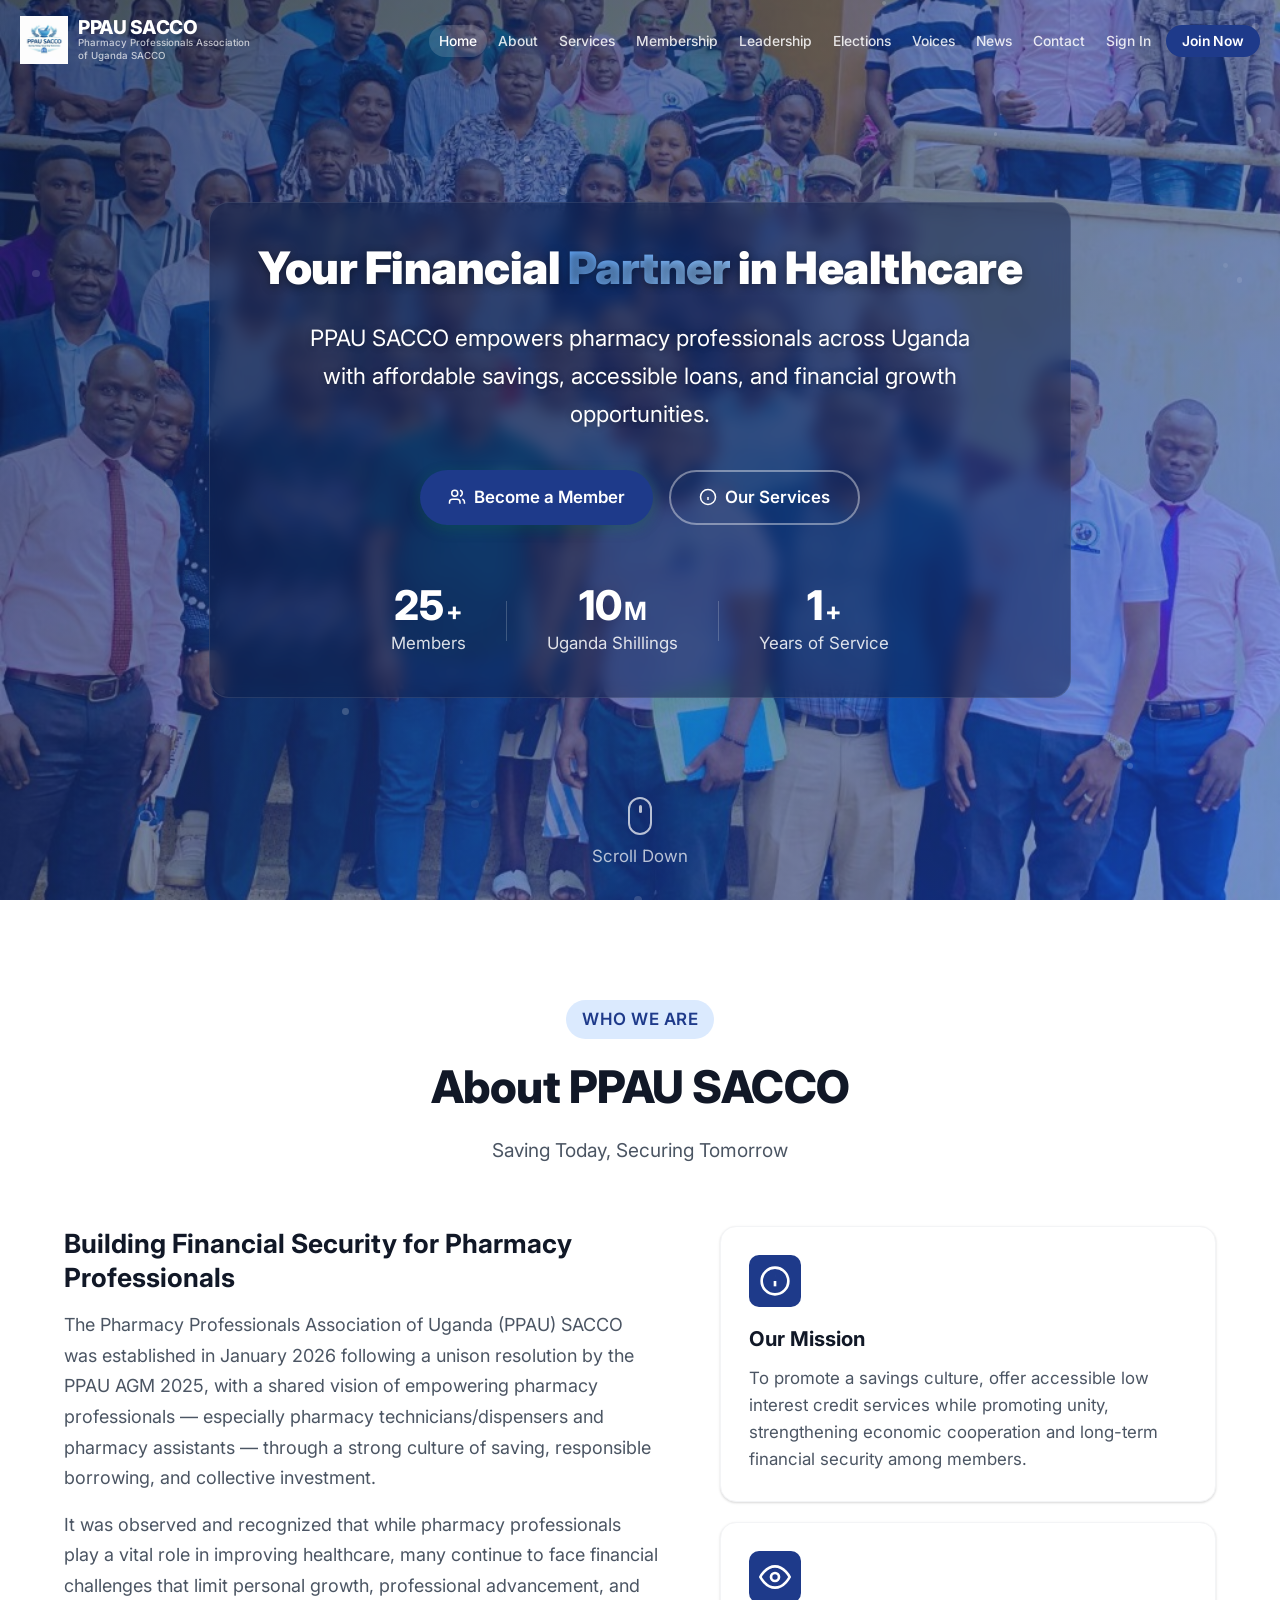
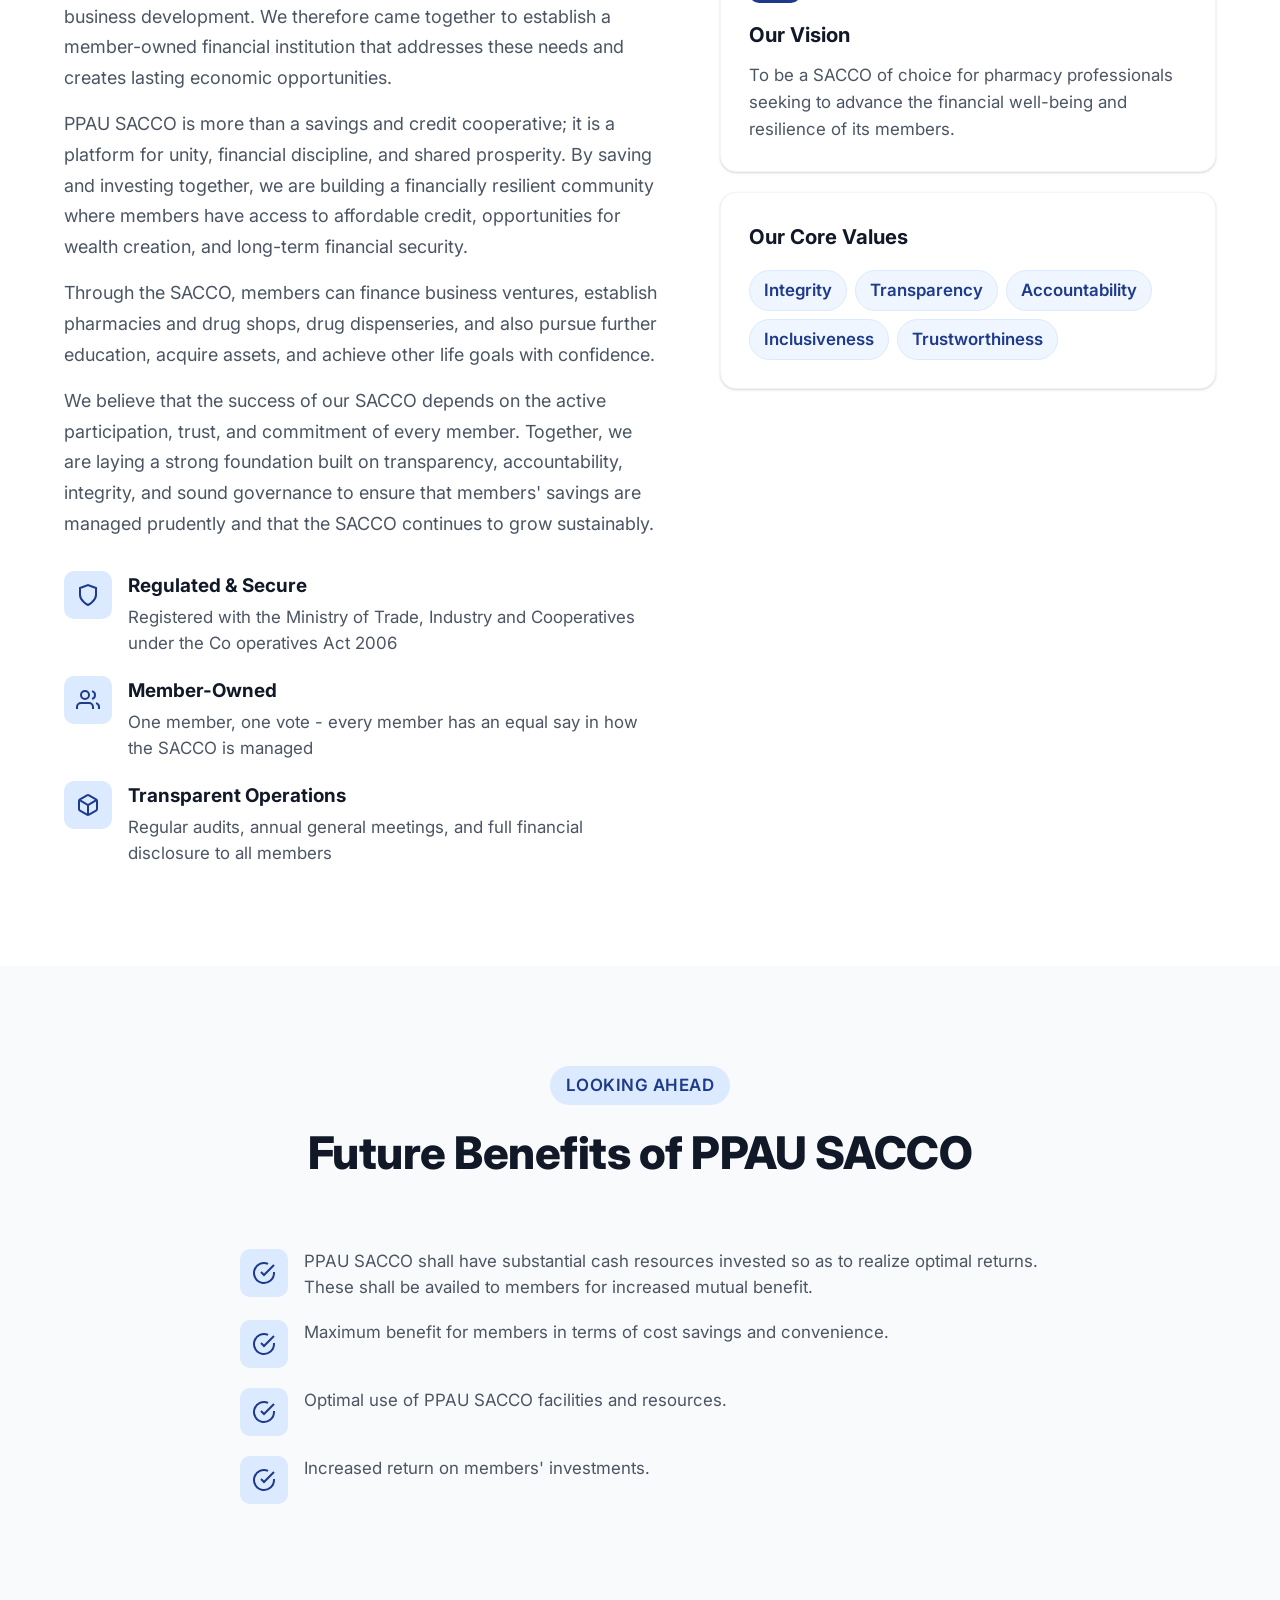
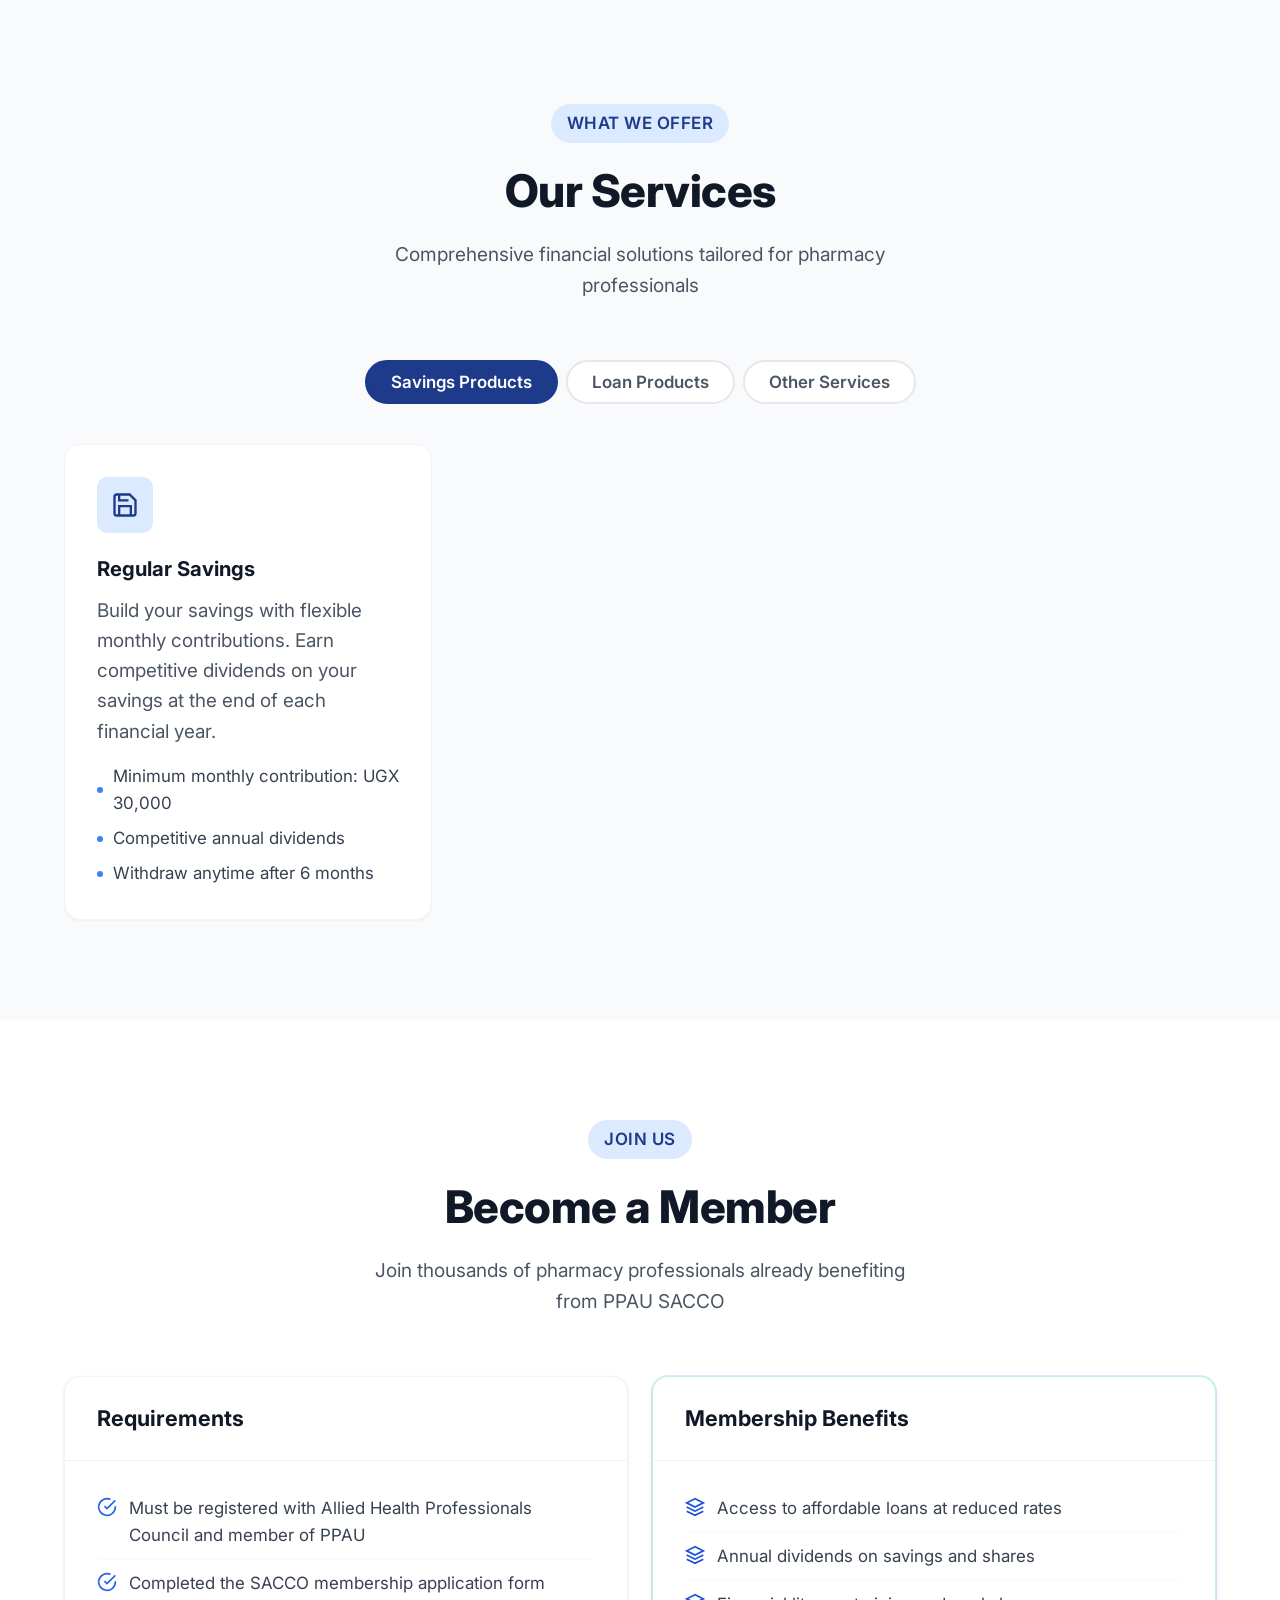
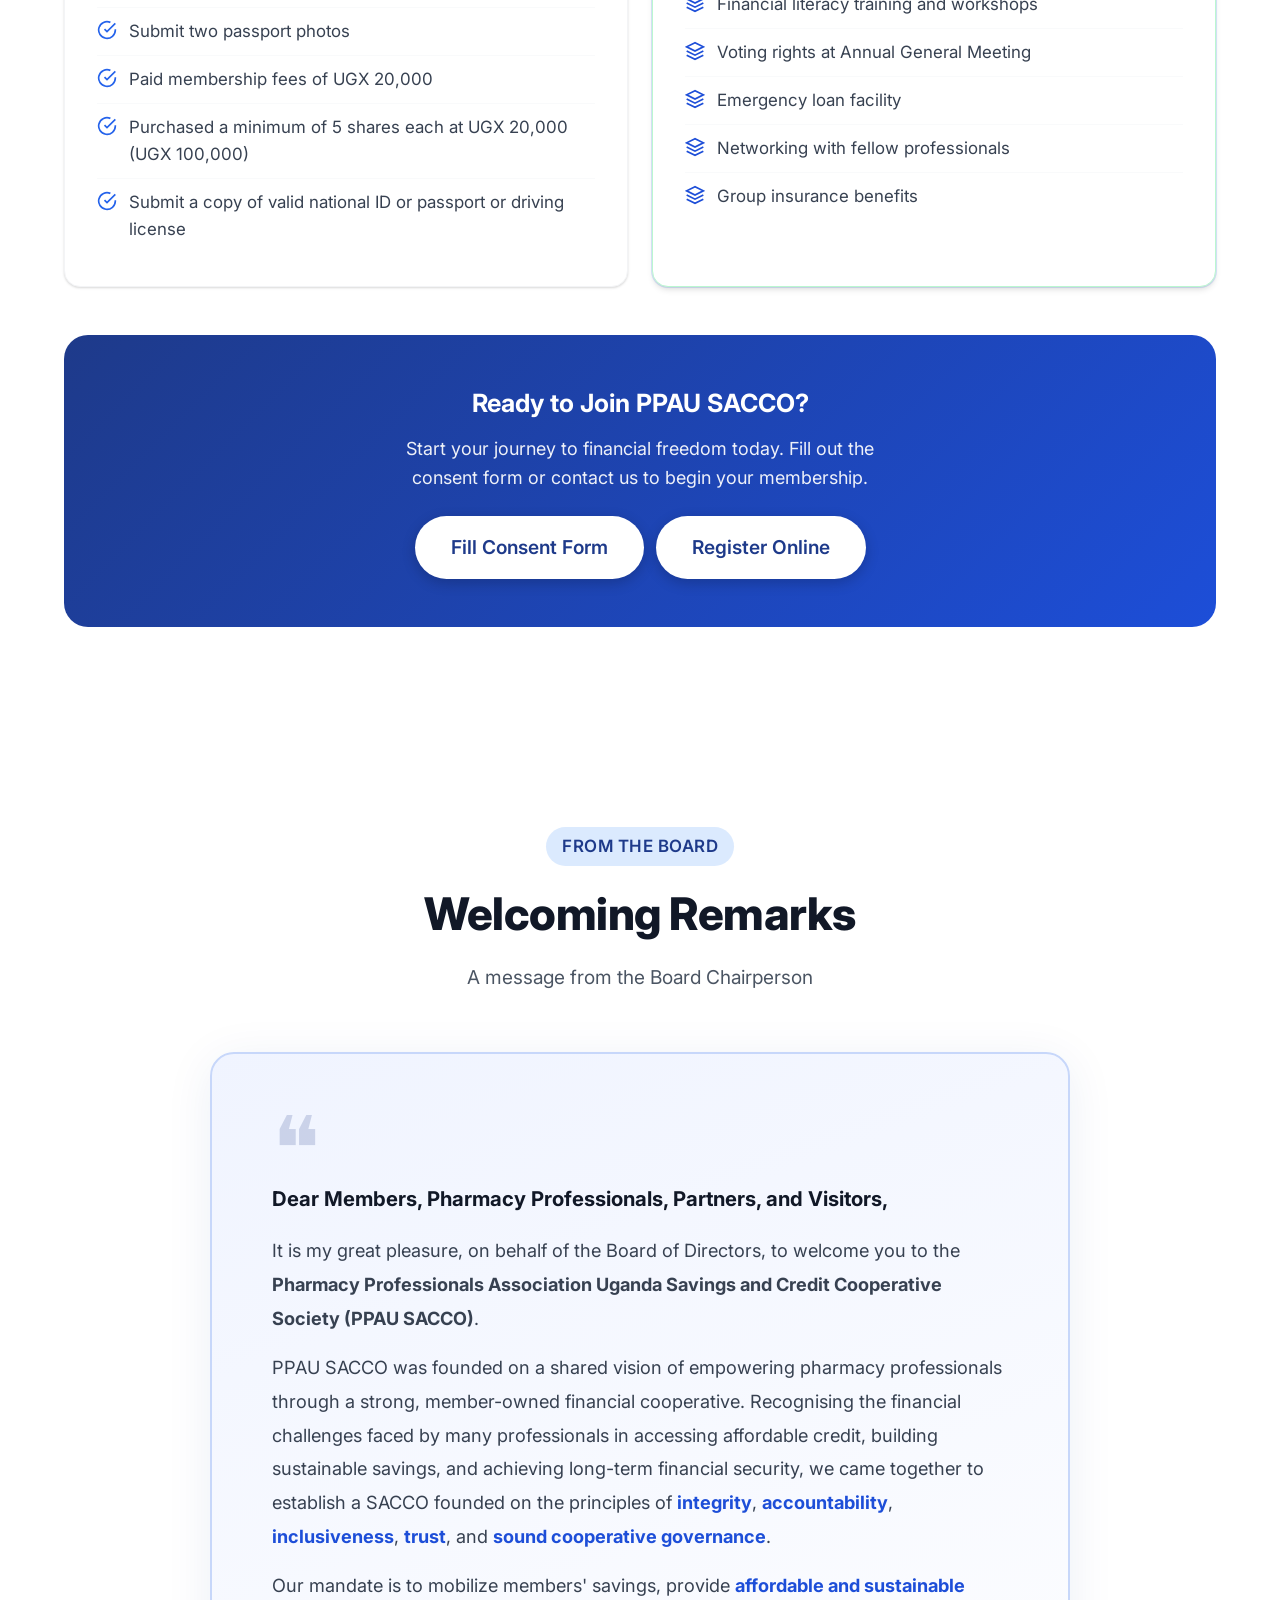
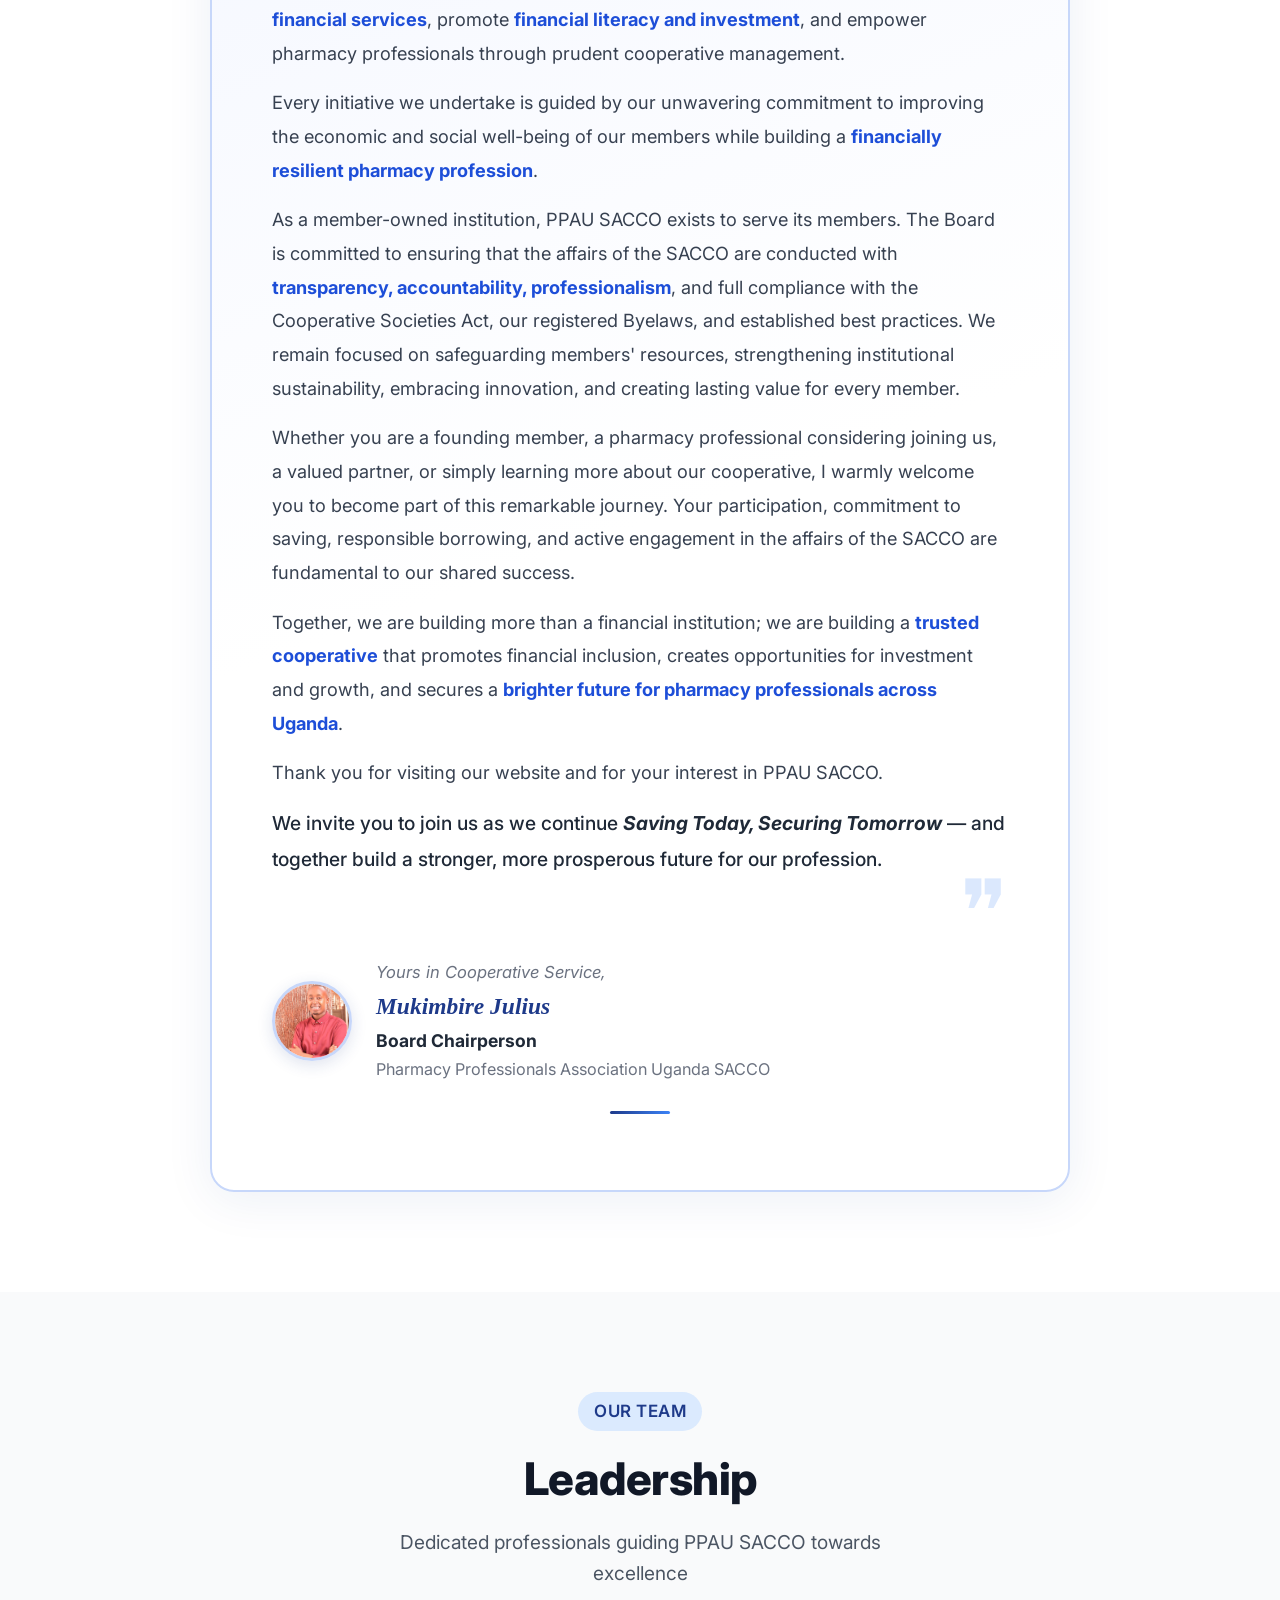
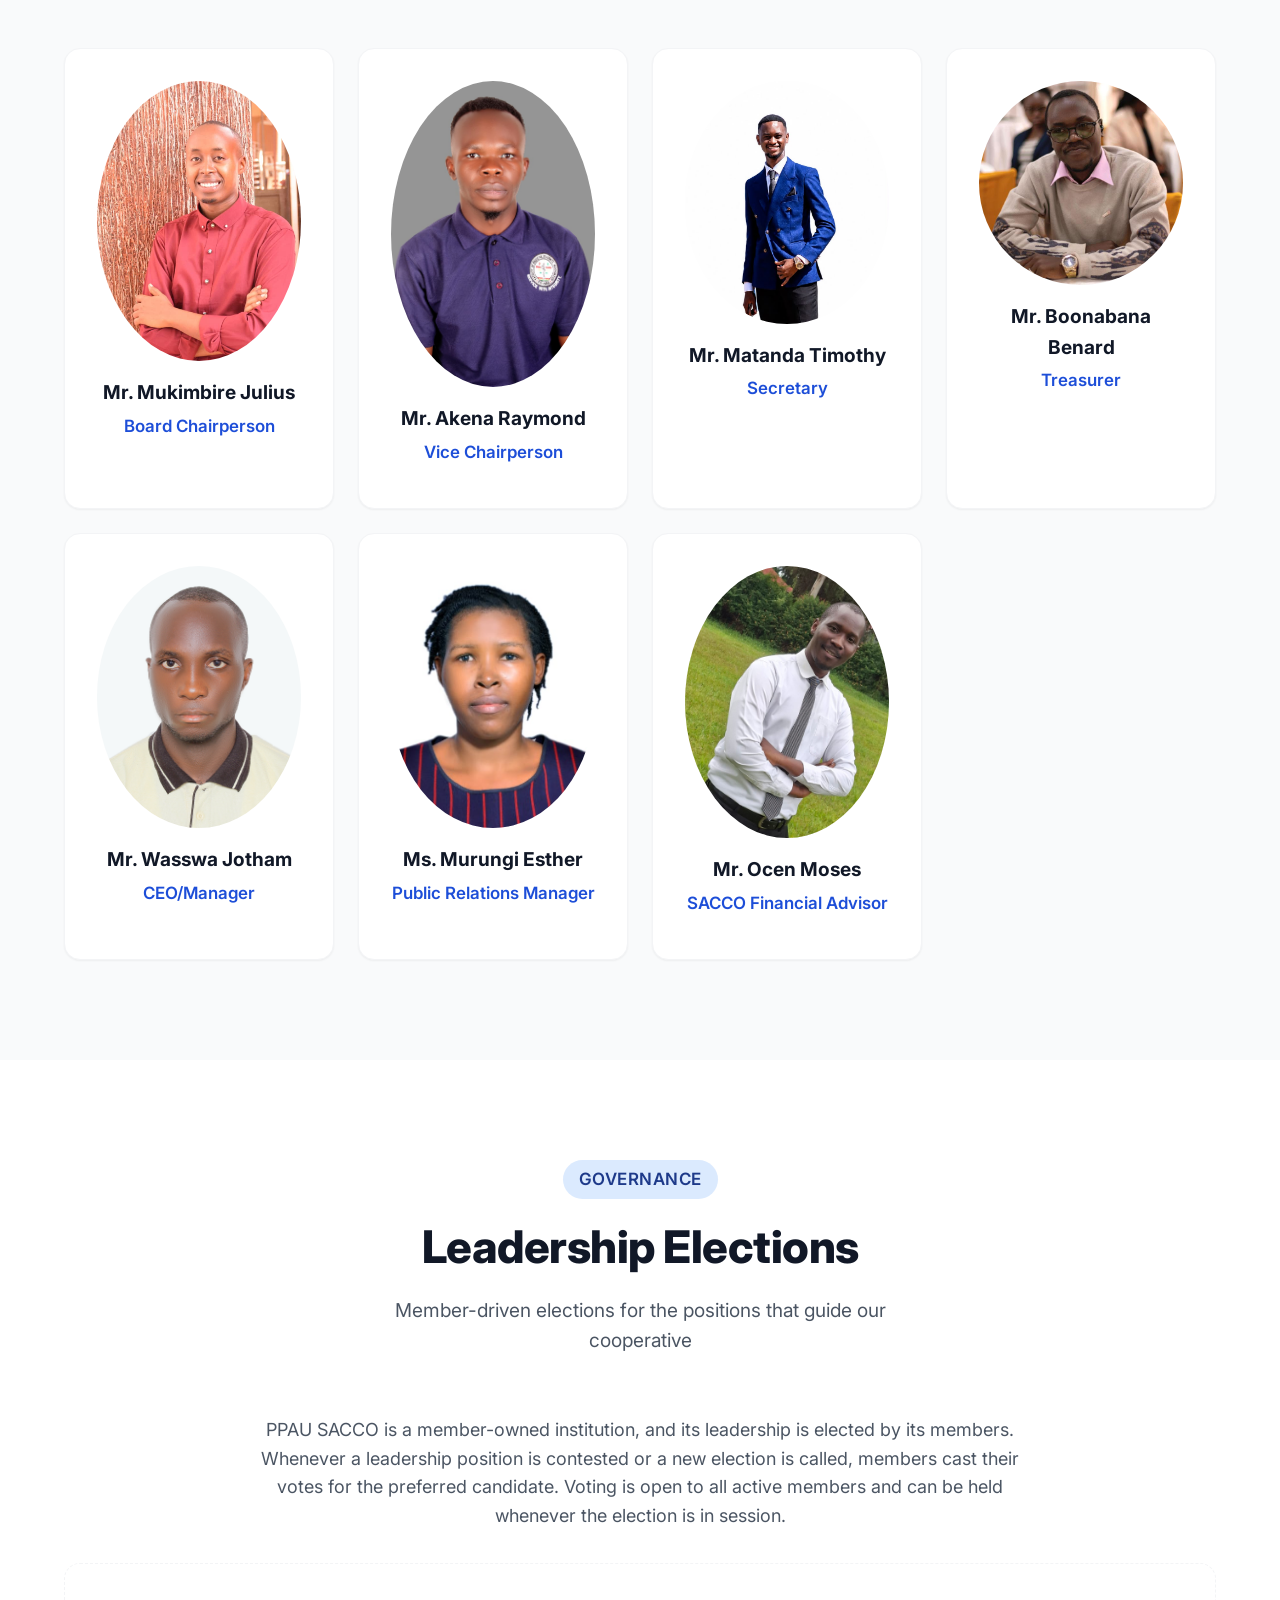
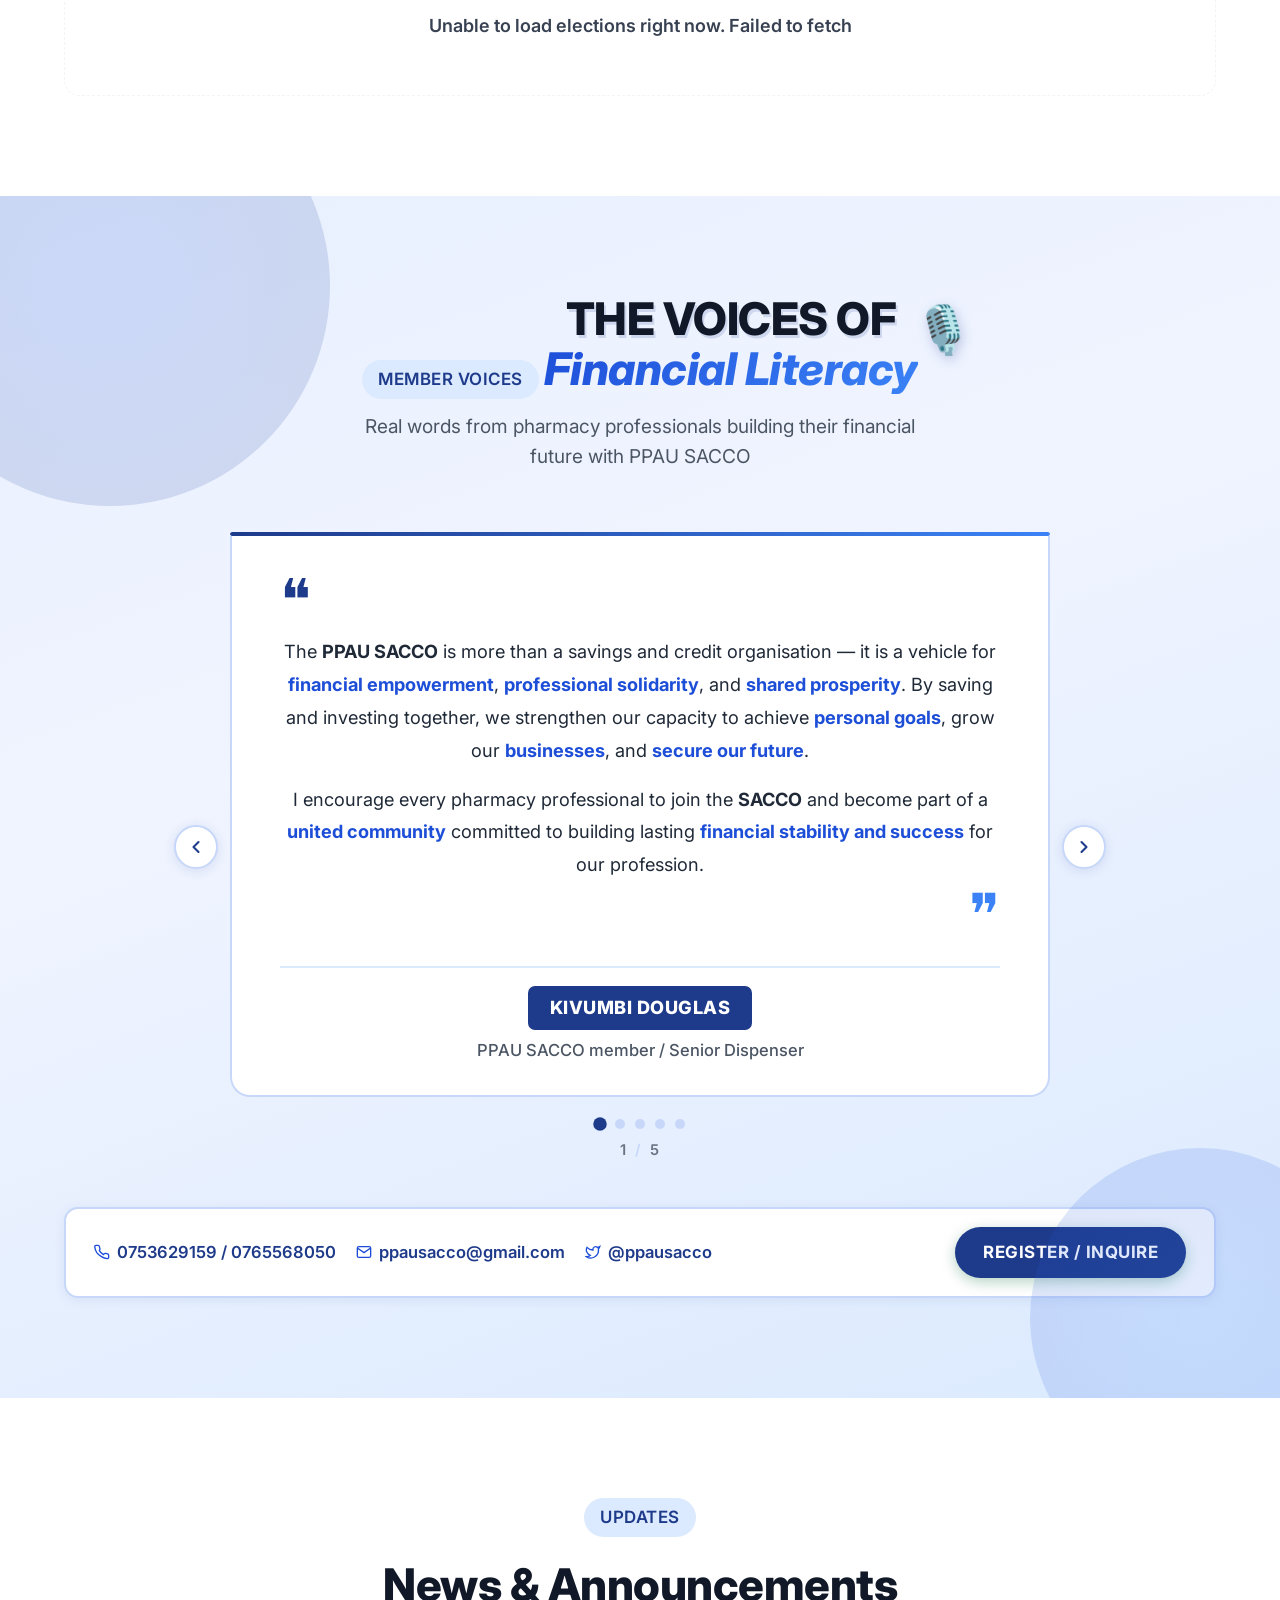
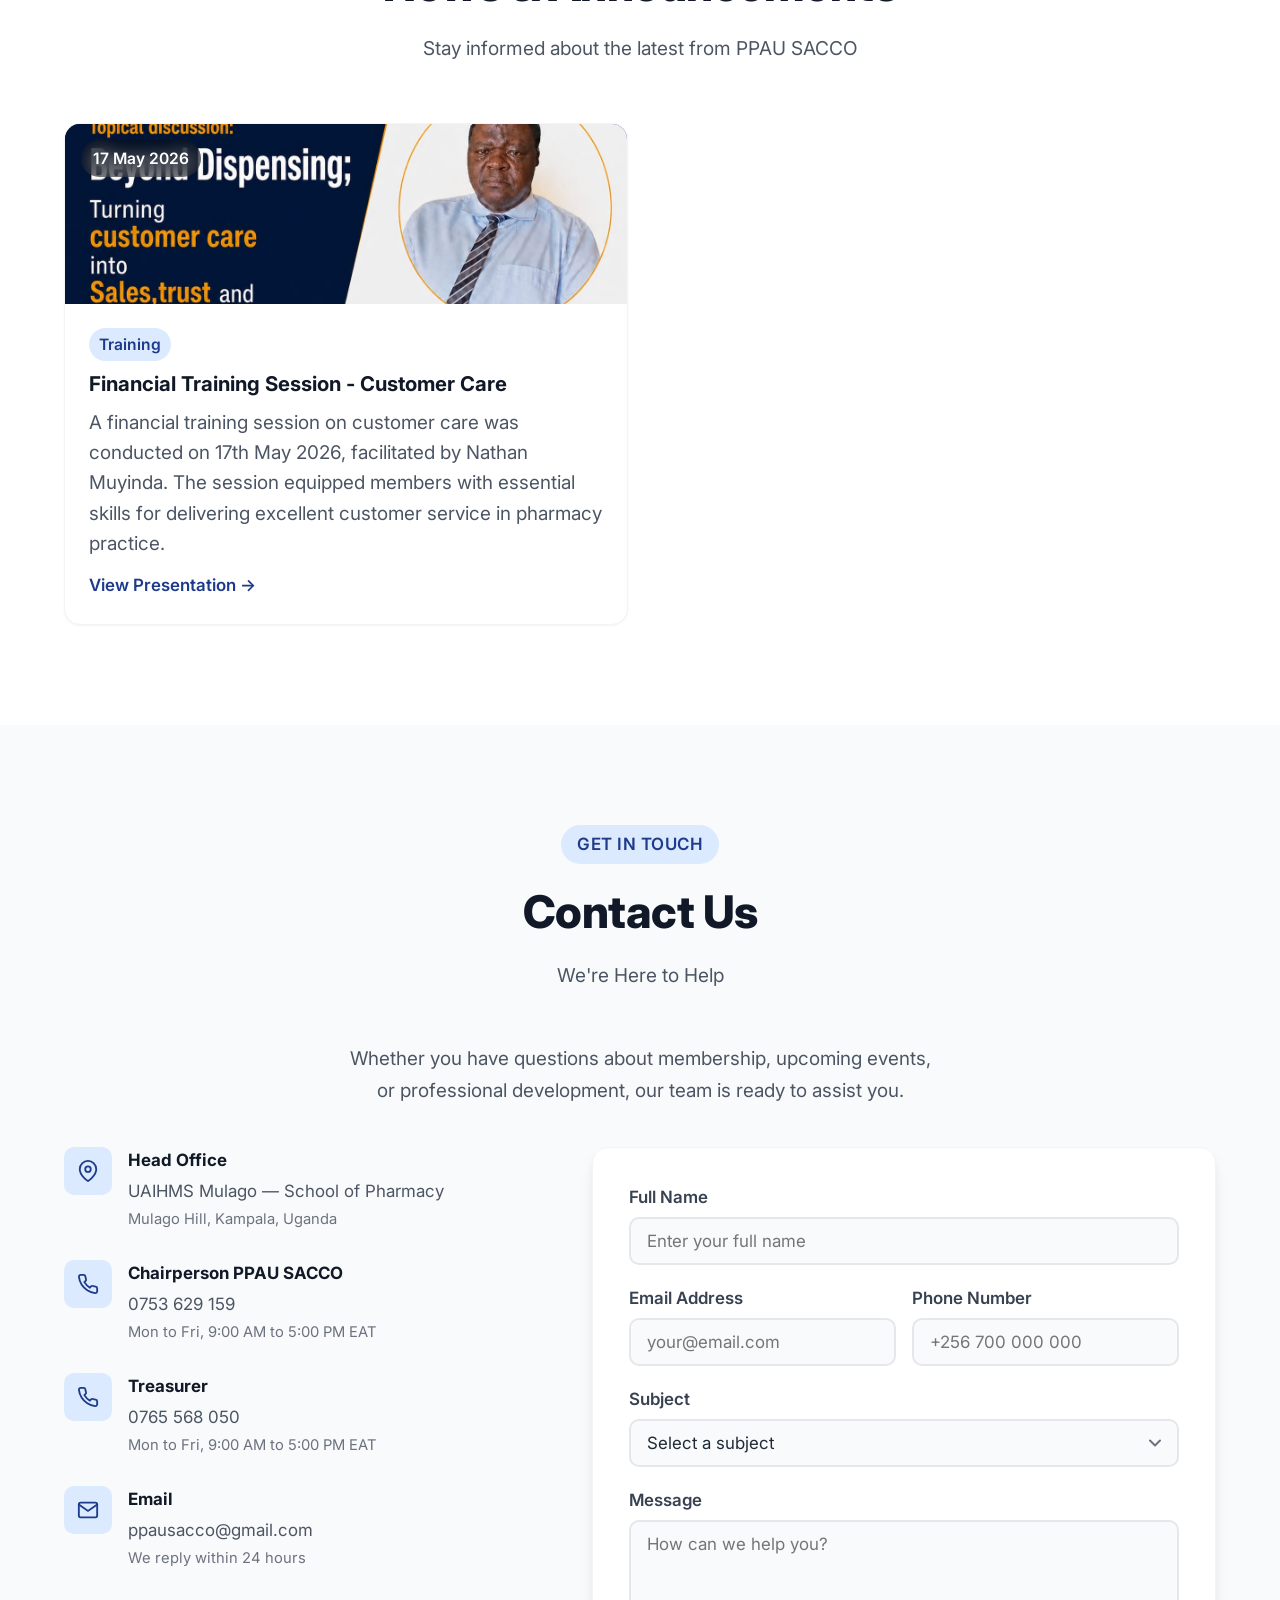
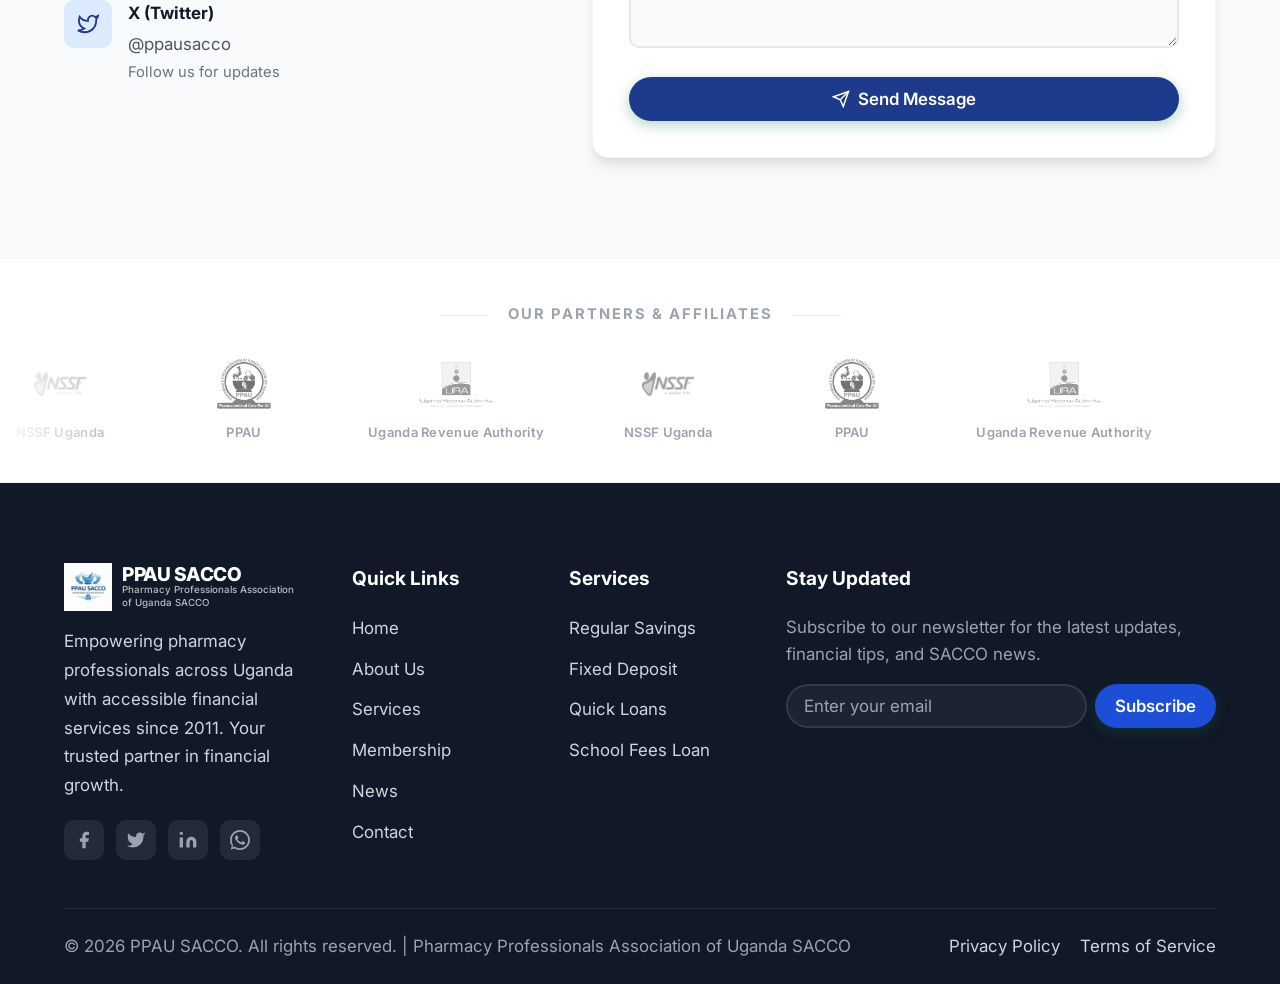
<file: index.html>
<!DOCTYPE html>
<html lang="en">
<head>
  <meta charset="UTF-8" />
  <meta name="viewport" content="width=device-width, initial-scale=1.0" />
  <title>PPAU SACCO | Pharmacy Professionals Association Of Uganda</title>
  <meta name="description" content="PPAU SACCO - Savings and Credit Cooperative for Pharmacy Professionals in Uganda. Save, Borrow, Grow." />
  <link rel="stylesheet" href="styles.css" />
  <link rel="preconnect" href="https://fonts.googleapis.com" />
  <link href="https://fonts.googleapis.com/css2?family=Inter:wght@300;400;500;600;700;800;900&display=swap" rel="stylesheet" />
  <!-- Google Analytics 4 - Replace G-XXXXXXXXXX with your Measurement ID -->
  <script async src="https://www.googletagmanager.com/gtag/js?id=G-XXXXXXXXXX"></script>
  <script>
    window.dataLayer = window.dataLayer || [];
    function gtag(){dataLayer.push(arguments);}
    gtag('js', new Date());
    gtag('config', 'G-XXXXXXXXXX');
  </script>
</head>
<body>
  <!-- NAVIGATION -->
  <header id="header">
    <nav class="navbar">
      <a href="#home" class="logo">
        <img src="ppau sacco logo.jpg" alt="PPAU SACCO Logo" class="logo-img">
        <div class="logo-text">
          <span class="logo-name">PPAU SACCO</span>
          <span class="logo-tagline">Pharmacy Professionals Association of Uganda SACCO</span>
        </div>
      </a>
      <ul class="nav-links" id="navLinks">
        <li><a href="#home" class="nav-link active">Home</a></li>
        <li><a href="#about" class="nav-link">About</a></li>
        <li><a href="#services" class="nav-link">Services</a></li>
        <li><a href="#membership" class="nav-link">Membership</a></li>
        <li><a href="#leadership" class="nav-link">Leadership</a></li>
        <li><a href="#elections" class="nav-link">Elections</a></li>
        <li><a href="#voices" class="nav-link">Voices</a></li>
        <li><a href="#news" class="nav-link">News</a></li>
        <li><a href="#contact" class="nav-link">Contact</a></li>
        <li><a href="portal.html#login" class="nav-link">Sign In</a></li>
        <li><a href="portal.html#register" class="nav-btn">Join Now</a></li>
      </ul>
      <button class="hamburger" id="hamburger" aria-label="Toggle navigation">
        <span></span>
        <span></span>
        <span></span>
      </button>
    </nav>
  </header>

  <!-- HERO SECTION -->
  <section id="home" class="hero">
    <div class="hero-carousel">
      <div class="hero-slide active" style="background-image:url('hero-ppau-community.png')"></div>
    </div>
    <div class="hero-overlay"></div>
    <div class="hero-particles" id="heroParticles"></div>
    <div class="hero-content">
      <h1>Your Financial <span class="highlight">Partner</span> in Healthcare</h1>
      <p class="hero-subtitle">PPAU SACCO empowers pharmacy professionals across Uganda with affordable savings, accessible loans, and financial growth opportunities.</p>
      <div class="hero-buttons">
        <a href="portal.html#register" class="btn btn-primary">
          <svg width="18" height="18" viewBox="0 0 24 24" fill="none" stroke="currentColor" stroke-width="2"><path d="M16 21v-2a4 4 0 0 0-4-4H6a4 4 0 0 0-4 4v2"/><circle cx="9" cy="7" r="4"/><path d="M22 21v-2a4 4 0 0 0-3-3.87"/><path d="M16 3.13a4 4 0 0 1 0 7.75"/></svg>
          Become a Member
        </a>
        <a href="#services" class="btn btn-outline">
          <svg width="18" height="18" viewBox="0 0 24 24" fill="none" stroke="currentColor" stroke-width="2"><circle cx="12" cy="12" r="10"/><path d="M12 16v-4"/><path d="M12 8h.01"/></svg>
          Our Services
        </a>
      </div>
      <div class="hero-stats">
        <div class="stat">
          <div class="stat-value"><span class="stat-number" data-target="25">0</span><span class="stat-plus">+</span></div>
          <span class="stat-label">Members</span>
        </div>
        <div class="stat-divider"></div>
        <div class="stat">
          <div class="stat-value"><span class="stat-number" data-target="10">0</span><span class="stat-plus">M</span></div>
          <span class="stat-label">Uganda Shillings</span>
        </div>
        <div class="stat-divider"></div>
        <div class="stat">
          <div class="stat-value"><span class="stat-number" data-target="1">0</span><span class="stat-plus">+</span></div>
          <span class="stat-label">Years of Service</span>
        </div>
      </div>
    </div>
    <div class="hero-scroll">
      <a href="#about">
        <div class="scroll-mouse">
          <div class="scroll-dot"></div>
        </div>
        <span>Scroll Down</span>
      </a>
    </div>
  </section>

  <!-- ABOUT SECTION -->
  <section id="about" class="section">
    <div class="container">
      <div class="section-header">
        <span class="section-tag">Who We Are</span>
        <h2>About PPAU SACCO</h2>
        <p>Saving Today, Securing Tomorrow</p>
      </div>
      <div class="about-grid">
        <div class="about-content">
          <h3>Building Financial Security for Pharmacy Professionals</h3>
          <p>The Pharmacy Professionals Association of Uganda (PPAU) SACCO was established in January 2026 following a unison resolution by the PPAU AGM 2025, with a shared vision of empowering pharmacy professionals — especially pharmacy technicians/dispensers and pharmacy assistants — through a strong culture of saving, responsible borrowing, and collective investment.</p>
          <p>It was observed and recognized that while pharmacy professionals play a vital role in improving healthcare, many continue to face financial challenges that limit personal growth, professional advancement, and business development. We therefore came together to establish a member-owned financial institution that addresses these needs and creates lasting economic opportunities.</p>
          <p>PPAU SACCO is more than a savings and credit cooperative; it is a platform for unity, financial discipline, and shared prosperity. By saving and investing together, we are building a financially resilient community where members have access to affordable credit, opportunities for wealth creation, and long-term financial security.</p>
          <p>Through the SACCO, members can finance business ventures, establish pharmacies and drug shops, drug dispenseries, and also pursue further education, acquire assets, and achieve other life goals with confidence.</p>
          <p>We believe that the success of our SACCO depends on the active participation, trust, and commitment of every member. Together, we are laying a strong foundation built on transparency, accountability, integrity, and sound governance to ensure that members' savings are managed prudently and that the SACCO continues to grow sustainably.</p>
          <div class="about-features">
            <div class="about-feature">
              <div class="feature-icon">
                <svg width="24" height="24" viewBox="0 0 24 24" fill="none" stroke="currentColor" stroke-width="2"><path d="M12 22s8-4 8-10V5l-8-3-8 3v7c0 6 8 10 8 10z"/></svg>
              </div>
              <div>
                <h4>Regulated & Secure</h4>
                <p>Registered with the Ministry of Trade, Industry and Cooperatives under the Co operatives Act 2006</p>
              </div>
            </div>
            <div class="about-feature">
              <div class="feature-icon">
                <svg width="24" height="24" viewBox="0 0 24 24" fill="none" stroke="currentColor" stroke-width="2"><path d="M17 21v-2a4 4 0 0 0-4-4H5a4 4 0 0 0-4 4v2"/><circle cx="9" cy="7" r="4"/><path d="M23 21v-2a4 4 0 0 0-3-3.87"/><path d="M16 3.13a4 4 0 0 1 0 7.75"/></svg>
              </div>
              <div>
                <h4>Member-Owned</h4>
                <p>One member, one vote - every member has an equal say in how the SACCO is managed</p>
              </div>
            </div>
            <div class="about-feature">
              <div class="feature-icon">
                <svg width="24" height="24" viewBox="0 0 24 24" fill="none" stroke="currentColor" stroke-width="2"><path d="M21 16V8a2 2 0 0 0-1-1.73l-7-4a2 2 0 0 0-2 0l-7 4A2 2 0 0 0 3 8v8a2 2 0 0 0 1 1.73l7 4a2 2 0 0 0 2 0l7-4A2 2 0 0 0 21 16z"/><polyline points="3.27 6.96 12 12.01 20.73 6.96"/><line x1="12" y1="22.08" x2="12" y2="12"/></svg>
              </div>
              <div>
                <h4>Transparent Operations</h4>
                <p>Regular audits, annual general meetings, and full financial disclosure to all members</p>
              </div>
            </div>
          </div>
        </div>
        <div class="about-mission">
          <div class="mission-card">
            <div class="mission-icon">
              <svg width="32" height="32" viewBox="0 0 24 24" fill="none" stroke="currentColor" stroke-width="2"><circle cx="12" cy="12" r="10"/><path d="M12 16v-4"/><path d="M12 8h.01"/></svg>
            </div>
            <h4>Our Mission</h4>
            <p>To promote a savings culture, offer accessible low interest credit services while promoting unity, strengthening economic cooperation and long-term financial security among members.</p>
          </div>
          <div class="mission-card">
            <div class="mission-icon">
              <svg width="32" height="32" viewBox="0 0 24 24" fill="none" stroke="currentColor" stroke-width="2"><path d="M1 12s4-8 11-8 11 8 11 8-4 8-11 8-11-8-11-8z"/><circle cx="12" cy="12" r="3"/></svg>
            </div>
            <h4>Our Vision</h4>
            <p>To be a SACCO of choice for pharmacy professionals seeking to advance the financial well-being and resilience of its members.</p>
          </div>
          <div class="mission-card values">
            <h4>Our Core Values</h4>
            <div class="values-list">
              <span>Integrity</span>
              <span>Transparency</span>
              <span>Accountability</span>
              <span>Inclusiveness</span>
              <span>Trustworthiness</span>
            </div>
          </div>
        </div>
      </div>
    </div>
  </section>

  <!-- FUTURE BENEFITS -->
  <section class="section section-alt">
    <div class="container">
      <div class="section-header">
        <span class="section-tag">Looking Ahead</span>
        <h2>Future Benefits of PPAU SACCO</h2>
      </div>
      <div class="about-features" style="max-width:800px;margin:0 auto;">
        <div class="about-feature">
          <div class="feature-icon">
            <svg width="24" height="24" viewBox="0 0 24 24" fill="none" stroke="currentColor" stroke-width="2"><path d="M22 11.08V12a10 10 0 1 1-5.93-9.14"/><polyline points="22 4 12 14.01 9 11.01"/></svg>
          </div>
          <div>
            <p>PPAU SACCO shall have substantial cash resources invested so as to realize optimal returns. These shall be availed to members for increased mutual benefit.</p>
          </div>
        </div>
        <div class="about-feature">
          <div class="feature-icon">
            <svg width="24" height="24" viewBox="0 0 24 24" fill="none" stroke="currentColor" stroke-width="2"><path d="M22 11.08V12a10 10 0 1 1-5.93-9.14"/><polyline points="22 4 12 14.01 9 11.01"/></svg>
          </div>
          <div>
            <p>Maximum benefit for members in terms of cost savings and convenience.</p>
          </div>
        </div>
        <div class="about-feature">
          <div class="feature-icon">
            <svg width="24" height="24" viewBox="0 0 24 24" fill="none" stroke="currentColor" stroke-width="2"><path d="M22 11.08V12a10 10 0 1 1-5.93-9.14"/><polyline points="22 4 12 14.01 9 11.01"/></svg>
          </div>
          <div>
            <p>Optimal use of PPAU SACCO facilities and resources.</p>
          </div>
        </div>
        <div class="about-feature">
          <div class="feature-icon">
            <svg width="24" height="24" viewBox="0 0 24 24" fill="none" stroke="currentColor" stroke-width="2"><path d="M22 11.08V12a10 10 0 1 1-5.93-9.14"/><polyline points="22 4 12 14.01 9 11.01"/></svg>
          </div>
          <div>
            <p>Increased return on members' investments.</p>
          </div>
        </div>
      </div>
    </div>
  </section>

  <!-- SERVICES SECTION -->
  <section id="services" class="section section-alt">
    <div class="container">
      <div class="section-header">
        <span class="section-tag">What We Offer</span>
        <h2>Our Services</h2>
        <p>Comprehensive financial solutions tailored for pharmacy professionals</p>
      </div>
      <div class="services-tabs">
        <button class="tab-btn active" data-tab="savings">Savings Products</button>
        <button class="tab-btn" data-tab="loans">Loan Products</button>
        <button class="tab-btn" data-tab="other">Other Services</button>
      </div>

      <!-- Savings Products -->
      <div class="tab-content active" id="tab-savings">
        <div class="services-grid">
          <div class="service-card">
            <div class="service-icon green">
              <svg width="28" height="28" viewBox="0 0 24 24" fill="none" stroke="currentColor" stroke-width="2"><path d="M19 21H5a2 2 0 0 1-2-2V5a2 2 0 0 1 2-2h11l5 5v11a2 2 0 0 1-2 2z"/><polyline points="17 21 17 13 7 13 7 21"/><polyline points="7 3 7 8 15 8"/></svg>
            </div>
            <h3>Regular Savings</h3>
            <p>Build your savings with flexible monthly contributions. Earn competitive dividends on your savings at the end of each financial year.</p>
            <ul class="service-features">
              <li>Minimum monthly contribution: UGX 30,000</li>
              <li>Competitive annual dividends</li>
              <li>Withdraw anytime after 6 months</li>
            </ul>
          </div>
        </div>
      </div>

      <!-- Loan Products -->
      <div class="tab-content" id="tab-loans">
        <div class="services-grid">
          <div class="service-card service-card-wide">
            <div class="service-icon green">
              <svg width="28" height="28" viewBox="0 0 24 24" fill="none" stroke="currentColor" stroke-width="2"><line x1="12" y1="1" x2="12" y2="23"/><path d="M17 5H9.5a3.5 3.5 0 0 0 0 7h5a3.5 3.5 0 0 1 0 7H6"/></svg>
            </div>
            <h3>Quick Loans</h3>
            <p>Access fast funds when you need them most. Loans should not exceed your basic salary. Repayment is recovered monthly through salary deductions.</p>
            <ul class="service-features">
              <li>Loan amount not greater than basic salary</li>
              <li>10% interest per annum on reducing balance</li>
              <li>Repayment period not exceeding 3 months</li>
              <li>Recovered monthly via salary deductions</li>
            </ul>
            <div class="service-requirements">
              <h4>Requirements</h4>
              <ul>
                <li>Minimum 6 months membership</li>
                <li>Fully filled loan application form</li>
                <li>Passport photo</li>
                <li>National ID / Driving Permit</li>
                <li>Bank statement showing monthly salary and existing deductions</li>
                <li>Must have 50% of shares and savings for the loan amount applied for</li>
              </ul>
            </div>
          </div>
          <div class="service-card service-card-wide">
            <div class="service-icon blue">
              <svg width="28" height="28" viewBox="0 0 24 24" fill="none" stroke="currentColor" stroke-width="2"><path d="M22 10v6M2 10l10-5 10 5-10 5z"/><path d="M6 12v5c3 3 9 3 12 0v-5"/></svg>
            </div>
            <h3>School Fees Loan</h3>
            <p>Invest in your children's education. Loan size depends on your repayment capacity. Charged at 10% per annum on reducing balance.</p>
            <ul class="service-features">
              <li>Loan size depends on repayment capacity</li>
              <li>10% interest per annum on reducing balance</li>
              <li>Repayment period shall not exceed 6 months of the calendar year</li>
              <li>Parent may repay in less than the maximum period allowed</li>
            </ul>
            <div class="service-requirements">
              <h4>Requirements</h4>
              <ul>
                <li>Minimum 6 months membership</li>
                <li>Must have 50% of shares for the loan amount applied for</li>
                <li>Bank statement with minimum 3 months salary payments</li>
                <li>Maximum 40% of salary deducted to repay the loan</li>
                <li>Evidence of school fees payable (school fees slips)</li>
                <li>School fees slips submitted with loan application form</li>
                <li>Present 2 member guarantors</li>
              </ul>
            </div>
          </div>


        </div>
      </div>

      <!-- Other Services -->
      <div class="tab-content" id="tab-other">
        <div class="services-grid">
          <div class="service-card">
            <div class="service-icon green">
              <svg width="28" height="28" viewBox="0 0 24 24" fill="none" stroke="currentColor" stroke-width="2"><path d="M17 21v-2a4 4 0 0 0-4-4H5a4 4 0 0 0-4 4v2"/><circle cx="9" cy="7" r="4"/><path d="M23 21v-2a4 4 0 0 0-3-3.87"/><path d="M16 3.13a4 4 0 0 1 0 7.75"/></svg>
            </div>
            <h3>Financial Literacy Training</h3>
            <p>Free financial education workshops and resources to help members make informed financial decisions and build wealth.</p>
            <ul class="service-features">
              <li>Monthly financial literacy webinars</li>
              <li>One-on-one financial coaching</li>
              <li>Investment guidance resources</li>
            </ul>
          </div>
          <div class="service-card">
            <div class="service-icon blue">
              <svg width="28" height="28" viewBox="0 0 24 24" fill="none" stroke="currentColor" stroke-width="2"><path d="M22 16.92v3a2 2 0 0 1-2.18 2 19.79 19.79 0 0 1-8.63-3.07 19.5 19.5 0 0 1-6-6 19.79 19.79 0 0 1-3.07-8.67A2 2 0 0 1 4.11 2h3a2 2 0 0 1 2 1.72 12.84 12.84 0 0 0 .7 2.81 2 2 0 0 1-.45 2.11L8.09 9.91a16 16 0 0 0 6 6l1.27-1.27a2 2 0 0 1 2.11-.45 12.84 12.84 0 0 0 2.81.7A2 2 0 0 1 22 16.92z"/></svg>
            </div>
            <h3>Mobile Banking</h3>
            <p>Access your SACCO account anytime, anywhere through our mobile platform. Check balances, make transfers, and apply for loans on the go.</p>
            <ul class="service-features">
              <li>USSD and Mobile App access</li>
              <li>Real-time balance notifications</li>
              <li>Mobile loan application</li>
            </ul>
          </div>
          <div class="service-card">
            <div class="service-icon purple">
              <svg width="28" height="28" viewBox="0 0 24 24" fill="none" stroke="currentColor" stroke-width="2"><path d="M12 22s8-4 8-10V5l-8-3-8 3v7c0 6 8 10 8 10z"/></svg>
            </div>
            <h3>Group Lending</h3>
            <p>Borrow collectively with fellow pharmacy professionals. Group loans offer lower interest rates and shared accountability.</p>
            <ul class="service-features">
              <li>Groups of 5-10 members</li>
              <li>Reduced interest rates</li>
              <li>Peer support and accountability</li>
            </ul>
          </div>
          <div class="service-card">
            <div class="service-icon orange">
              <svg width="28" height="28" viewBox="0 0 24 24" fill="none" stroke="currentColor" stroke-width="2"><circle cx="12" cy="12" r="10"/><polyline points="12 6 12 12 16 14"/></svg>
            </div>
            <h3>Share Capital Investment</h3>
            <p>Invest in SACCO shares and become a co-owner. Shareholders receive annual share dividends and voting rights at the AGM.</p>
            <ul class="service-features">
              <li>Minimum 5 shares at UGX 20,000 each</li>
              <li>Annual share dividend</li>
              <li>Voting rights at AGM</li>
            </ul>
          </div>
        </div>
      </div>
    </div>
  </section>

  <!-- MEMBERSHIP SECTION -->
  <section id="membership" class="section">
    <div class="container">
      <div class="section-header">
        <span class="section-tag">Join Us</span>
        <h2>Become a Member</h2>
        <p>Join thousands of pharmacy professionals already benefiting from PPAU SACCO</p>
      </div>
      <div class="membership-grid">
        <div class="membership-card">
          <div class="membership-header">
            <h3>Requirements</h3>
          </div>
          <ul class="membership-list">
            <li>
              <svg width="20" height="20" viewBox="0 0 24 24" fill="none" stroke="currentColor" stroke-width="2"><path d="M22 11.08V12a10 10 0 1 1-5.93-9.14"/><polyline points="22 4 12 14.01 9 11.01"/></svg>
              <span>Must be registered with Allied Health Professionals Council and member of PPAU</span>
            </li>
            <li>
              <svg width="20" height="20" viewBox="0 0 24 24" fill="none" stroke="currentColor" stroke-width="2"><path d="M22 11.08V12a10 10 0 1 1-5.93-9.14"/><polyline points="22 4 12 14.01 9 11.01"/></svg>
              <span>Completed the SACCO membership application form</span>
            </li>
            <li>
              <svg width="20" height="20" viewBox="0 0 24 24" fill="none" stroke="currentColor" stroke-width="2"><path d="M22 11.08V12a10 10 0 1 1-5.93-9.14"/><polyline points="22 4 12 14.01 9 11.01"/></svg>
              <span>Submit two passport photos</span>
            </li>
            <li>
              <svg width="20" height="20" viewBox="0 0 24 24" fill="none" stroke="currentColor" stroke-width="2"><path d="M22 11.08V12a10 10 0 1 1-5.93-9.14"/><polyline points="22 4 12 14.01 9 11.01"/></svg>
              <span>Paid membership fees of UGX 20,000</span>
            </li>
            <li>
              <svg width="20" height="20" viewBox="0 0 24 24" fill="none" stroke="currentColor" stroke-width="2"><path d="M22 11.08V12a10 10 0 1 1-5.93-9.14"/><polyline points="22 4 12 14.01 9 11.01"/></svg>
              <span>Purchased a minimum of 5 shares each at UGX 20,000 (UGX 100,000)</span>
            </li>
            <li>
              <svg width="20" height="20" viewBox="0 0 24 24" fill="none" stroke="currentColor" stroke-width="2"><path d="M22 11.08V12a10 10 0 1 1-5.93-9.14"/><polyline points="22 4 12 14.01 9 11.01"/></svg>
              <span>Submit a copy of valid national ID or passport or driving license</span>
            </li>
          </ul>
        </div>
        <div class="membership-card highlight-card">
          <div class="membership-header">
            <h3>Membership Benefits</h3>
          </div>
          <ul class="membership-list">
            <li>
              <svg width="20" height="20" viewBox="0 0 24 24" fill="none" stroke="currentColor" stroke-width="2"><path d="M12 2L2 7l10 5 10-5-10-5z"/><path d="M2 17l10 5 10-5"/><path d="M2 12l10 5 10-5"/></svg>
              <span>Access to affordable loans at reduced rates</span>
            </li>
            <li>
              <svg width="20" height="20" viewBox="0 0 24 24" fill="none" stroke="currentColor" stroke-width="2"><path d="M12 2L2 7l10 5 10-5-10-5z"/><path d="M2 17l10 5 10-5"/><path d="M2 12l10 5 10-5"/></svg>
              <span>Annual dividends on savings and shares</span>
            </li>
            <li>
              <svg width="20" height="20" viewBox="0 0 24 24" fill="none" stroke="currentColor" stroke-width="2"><path d="M12 2L2 7l10 5 10-5-10-5z"/><path d="M2 17l10 5 10-5"/><path d="M2 12l10 5 10-5"/></svg>
              <span>Financial literacy training and workshops</span>
            </li>
            <li>
              <svg width="20" height="20" viewBox="0 0 24 24" fill="none" stroke="currentColor" stroke-width="2"><path d="M12 2L2 7l10 5 10-5-10-5z"/><path d="M2 17l10 5 10-5"/><path d="M2 12l10 5 10-5"/></svg>
              <span>Voting rights at Annual General Meeting</span>
            </li>
            <li>
              <svg width="20" height="20" viewBox="0 0 24 24" fill="none" stroke="currentColor" stroke-width="2"><path d="M12 2L2 7l10 5 10-5-10-5z"/><path d="M2 17l10 5 10-5"/><path d="M2 12l10 5 10-5"/></svg>
              <span>Emergency loan facility</span>
            </li>
            <li>
              <svg width="20" height="20" viewBox="0 0 24 24" fill="none" stroke="currentColor" stroke-width="2"><path d="M12 2L2 7l10 5 10-5-10-5z"/><path d="M2 17l10 5 10-5"/><path d="M2 12l10 5 10-5"/></svg>
              <span>Networking with fellow professionals</span>
            </li>
            <li>
              <svg width="20" height="20" viewBox="0 0 24 24" fill="none" stroke="currentColor" stroke-width="2"><path d="M12 2L2 7l10 5 10-5-10-5z"/><path d="M2 17l10 5 10-5"/><path d="M2 12l10 5 10-5"/></svg>
              <span>Group insurance benefits</span>
            </li>
          </ul>
        </div>
      </div>
      <div class="membership-cta">
        <h3>Ready to Join PPAU SACCO?</h3>
        <p>Start your journey to financial freedom today. Fill out the consent form or contact us to begin your membership.</p>
        <div style="display:flex;gap:12px;justify-content:center;flex-wrap:wrap;">
          <a href="consent.html" class="btn btn-primary btn-lg">Fill Consent Form</a>
          <a href="portal.html#register" class="btn btn-primary btn-lg">Register Online</a>
        </div>
      </div>
    </div>
  </section>

  <!-- CHAIRPERSON WELCOME SECTION -->
  <section id="chairperson-welcome" class="section section-alt chair-welcome-section">
    <div class="container">
      <div class="section-header">
        <span class="section-tag">From the Board</span>
        <h2>Welcoming Remarks</h2>
        <p>A message from the Board Chairperson</p>
      </div>

      <div class="chair-welcome-card">

        <!-- Decorative open quote -->
        <div class="chair-quote-mark" aria-hidden="true">❝</div>

        <div class="chair-welcome-body">

          <p class="chair-salutation">Dear Members, Pharmacy Professionals, Partners, and Visitors,</p>

          <p>It is my great pleasure, on behalf of the Board of Directors, to welcome you to the <strong>Pharmacy Professionals Association Uganda Savings and Credit Cooperative Society (PPAU SACCO)</strong>.</p>

          <p>PPAU SACCO was founded on a shared vision of empowering pharmacy professionals through a strong, member-owned financial cooperative. Recognising the financial challenges faced by many professionals in accessing affordable credit, building sustainable savings, and achieving long-term financial security, we came together to establish a SACCO founded on the principles of <span class="chair-hl">integrity</span>, <span class="chair-hl">accountability</span>, <span class="chair-hl">inclusiveness</span>, <span class="chair-hl">trust</span>, and <span class="chair-hl">sound cooperative governance</span>.</p>

          <p>Our mandate is to mobilize members' savings, provide <span class="chair-hl">affordable and sustainable financial services</span>, promote <span class="chair-hl">financial literacy and investment</span>, and empower pharmacy professionals through prudent cooperative management.</p>

          <p>Every initiative we undertake is guided by our unwavering commitment to improving the economic and social well-being of our members while building a <span class="chair-hl">financially resilient pharmacy profession</span>.</p>

          <p>As a member-owned institution, PPAU SACCO exists to serve its members. The Board is committed to ensuring that the affairs of the SACCO are conducted with <span class="chair-hl">transparency, accountability, professionalism</span>, and full compliance with the Cooperative Societies Act, our registered Byelaws, and established best practices. We remain focused on safeguarding members' resources, strengthening institutional sustainability, embracing innovation, and creating lasting value for every member.</p>

          <p>Whether you are a founding member, a pharmacy professional considering joining us, a valued partner, or simply learning more about our cooperative, I warmly welcome you to become part of this remarkable journey. Your participation, commitment to saving, responsible borrowing, and active engagement in the affairs of the SACCO are fundamental to our shared success.</p>

          <p>Together, we are building more than a financial institution; we are building a <span class="chair-hl">trusted cooperative</span> that promotes financial inclusion, creates opportunities for investment and growth, and secures a <span class="chair-hl">brighter future for pharmacy professionals across Uganda</span>.</p>

          <p>Thank you for visiting our website and for your interest in PPAU SACCO.</p>

          <p class="chair-closing-line">We invite you to join us as we continue <em><strong>Saving Today, Securing Tomorrow</strong></em> — and together build a stronger, more prosperous future for our profession.</p>

        </div>

        <!-- Decorative close quote -->
        <div class="chair-quote-mark chair-quote-close" aria-hidden="true">❞</div>

        <!-- Signature block -->
        <div class="chair-signature">
          <div class="chair-sig-avatar">
            <img src="Chairperson.jpeg" alt="Mr. Mukimbire Julius — Board Chairperson" />
          </div>
          <div class="chair-sig-text">
            <p class="chair-sig-valediction">Yours in Cooperative Service,</p>
            <p class="chair-sig-name">Mukimbire Julius</p>
            <p class="chair-sig-title">Board Chairperson</p>
            <p class="chair-sig-org">Pharmacy Professionals Association Uganda SACCO</p>
          </div>
        </div>

      </div><!-- /.chair-welcome-card -->
    </div>
  </section>

  <!-- LEADERSHIP SECTION -->
  <section id="leadership" class="section section-alt">
    <div class="container">
      <div class="section-header">
        <span class="section-tag">Our Team</span>
        <h2>Leadership</h2>
        <p>Dedicated professionals guiding PPAU SACCO towards excellence</p>
      </div>
      <div class="leadership-grid">
        <div class="leader-card">
          <div class="leader-avatar">
            <img src="Chairperson.jpeg" alt="Mr. Mukimbire Julius" style="width:100%;height:100%;object-fit:cover;border-radius:50%;" />
          </div>
          <h4>Mr. Mukimbire Julius</h4>
          <span class="leader-role">Board Chairperson</span>
        </div>
        <div class="leader-card">
          <div class="leader-avatar">
            <img src="vice chairperson.jpeg" alt="Mr. Akena Raymond" style="width:100%;height:100%;object-fit:cover;border-radius:50%;" />
          </div>
          <h4>Mr. Akena Raymond</h4>
          <span class="leader-role">Vice Chairperson</span>
        </div>
        <div class="leader-card">
          <div class="leader-avatar">
            <img src="secretary.jpeg" alt="Mr. Matanda Timothy" style="width:100%;height:100%;object-fit:cover;border-radius:50%;" />
          </div>
          <h4>Mr. Matanda Timothy</h4>
          <span class="leader-role">Secretary</span>
        </div>
        <div class="leader-card">
          <div class="leader-avatar">
            <img src="treasurer.jpeg" alt="Mr. Boonabana Benard" style="width:100%;height:100%;object-fit:cover;border-radius:50%;" />
          </div>
          <h4>Mr. Boonabana Benard</h4>
          <span class="leader-role">Treasurer</span>
        </div>
        <div class="leader-card">
          <div class="leader-avatar">
            <img src="WhatsApp Image 2026-07-16 at 00.30.00 CEO.jpeg" alt="Mr. Wasswa Jotham" style="width:100%;height:100%;object-fit:cover;border-radius:50%;" />
          </div>
          <h4>Mr. Wasswa Jotham</h4>
          <span class="leader-role">CEO/Manager</span>
        </div>
        <div class="leader-card">
          <div class="leader-avatar">
            <img src="Public relations manager.jpeg" alt="Ms. Murungi Esther" style="width:100%;height:100%;object-fit:cover;border-radius:50%;" />
          </div>
          <h4>Ms. Murungi Esther</h4>
          <span class="leader-role">Public Relations Manager</span>
        </div>
        <div class="leader-card">
          <div class="leader-avatar">
            <img src="Financial advisor.jpeg" alt="Mr. Ocen Moses" style="width:100%;height:100%;object-fit:cover;border-radius:50%;" />
          </div>
          <h4>Mr. Ocen Moses</h4>
          <span class="leader-role">SACCO Financial Advisor</span>
        </div>
      </div>
    </div>
  </section>

  <!-- LEADERSHIP ELECTIONS SECTION -->
  <section id="elections" class="section">
    <div class="container">
      <div class="section-header">
        <span class="section-tag">Governance</span>
        <h2>Leadership Elections</h2>
        <p>Member-driven elections for the positions that guide our cooperative</p>
      </div>
      <p class="elections-intro">
        PPAU SACCO is a member-owned institution, and its leadership is elected by its members. Whenever a leadership position is contested or a new election is called, members cast their votes for the preferred candidate. Voting is open to all active members and can be held whenever the election is in session.
      </p>
      <div id="electionsList" class="elections-list"></div>
    </div>
  </section>

  <!-- VOICES OF FINANCIAL LITERACY — SLIDER -->
  <section id="voices" class="section voices-section">
    <div class="voices-bg-shapes" aria-hidden="true">
      <span class="voices-shape voices-shape-1"></span>
      <span class="voices-shape voices-shape-2"></span>
      <span class="voices-shape voices-shape-3"></span>
    </div>
    <div class="container">

      <!-- Section header -->
      <div class="section-header">
        <span class="section-tag voices-tag">Member Voices</span>
        <div class="voices-title-wrap">
          <h2 class="voices-title-main">THE VOICES OF</h2>
          <h2 class="voices-title-sub">Financial Literacy</h2>
          <span class="voices-mic" aria-hidden="true">🎙️</span>
        </div>
        <p>Real words from pharmacy professionals building their financial future with PPAU SACCO</p>
      </div>

      <!-- Slider shell -->
      <div class="voices-slider" id="voicesSlider" aria-label="Testimonial slideshow">

        <!-- Progress bar -->
        <div class="vs-progress" aria-hidden="true">
          <div class="vs-progress-bar" id="vsProgressBar"></div>
        </div>

        <!-- Slides track -->
        <div class="vs-track" id="vsTrack">

          <!-- Slide 1 — Kivumbi Douglas -->
          <div class="vs-slide" role="group" aria-label="Testimonial 1 of 5">
            <div class="vs-open-quote" aria-hidden="true">❝</div>
            <div class="vs-body">
              <p>
                The <strong>PPAU SACCO</strong> is more than a savings and credit organisation — it is a vehicle for
                <span class="vh">financial empowerment</span>,
                <span class="vh">professional solidarity</span>, and
                <span class="vh">shared prosperity</span>.
                By saving and investing together, we strengthen our capacity to achieve
                <span class="vh">personal goals</span>,
                grow our <span class="vh">businesses</span>, and
                <span class="vh">secure our future</span>.
              </p>
              <p class="vs-second">
                I encourage every pharmacy professional to join the <strong>SACCO</strong> and become part of a
                <span class="vh">united community</span> committed to building lasting
                <span class="vh">financial stability and success</span> for our profession.
              </p>
            </div>
            <div class="vs-close-quote" aria-hidden="true">❞</div>
            <div class="vs-author">
              <strong>KIVUMBI DOUGLAS</strong>
              <span>PPAU SACCO member / Senior Dispenser</span>
            </div>
          </div>

          <!-- Slide 2 — Atuhaire Edson -->
          <div class="vs-slide" role="group" aria-label="Testimonial 2 of 5">
            <div class="vs-open-quote" aria-hidden="true">❝</div>
            <div class="vs-body">
              <p class="vs-large">
                A <span class="vh">financial support system</span> you can rely on when no one is there to your rescue —
                build that by joining <span class="vh">PPAU SACCO TODAY</span>.
              </p>
              <p class="vs-second">
                A financially stable professional is an <span class="vh">able professional.</span>
              </p>
            </div>
            <div class="vs-close-quote" aria-hidden="true">❞</div>
            <div class="vs-author">
              <strong>ATUHAIRE EDSON</strong>
              <span>Chairperson, PPAU Western Chapter</span>
            </div>
          </div>

          <!-- Slide 3 — Ocen Moses -->
          <div class="vs-slide" role="group" aria-label="Testimonial 3 of 5">
            <div class="vs-open-quote" aria-hidden="true">❝</div>
            <div class="vs-body">
              <p class="vs-large">
                <span class="vh">Pay yourself first</span> by consistently saving a portion of your income with
                <strong>PPAU SACCO</strong> before spending on anything else.
              </p>
              <p class="vs-second">
                Small disciplined savings made regularly will grow into
                <span class="vh">financial security</span> and create
                <span class="vh">opportunities</span> for investments and
                <span class="vh">stable income generation</span> for yourself.
              </p>
            </div>
            <div class="vs-close-quote" aria-hidden="true">❞</div>
            <div class="vs-author vs-script-author">
              <em>Ocen Moses</em>
              <span>Senior Advisor, PPAU SACCO</span>
            </div>
          </div>

          <!-- Slide 4 — Ssekayombya Michael -->
          <div class="vs-slide" role="group" aria-label="Testimonial 4 of 5">
            <div class="vs-open-quote" aria-hidden="true">❝</div>
            <div class="vs-body">
              <p class="vs-large">
                Dear colleagues; let us build our profession together by joining <span class="vh">PPAU SACCO</span>
                and secure your future through <span class="vh">savings, affordable loans</span>
                and <span class="vh">shared prosperity.</span>
              </p>
              <p class="vs-second vs-together">Together we grow.</p>
            </div>
            <div class="vs-close-quote" aria-hidden="true">❞</div>
            <div class="vs-author">
              <strong>SSEKAYOMBYA MICHAEL</strong>
              <span>Chair, PPAU Central Region</span>
            </div>
          </div>

          <!-- Slide 5 — Niringiye Wilson -->
          <div class="vs-slide" role="group" aria-label="Testimonial 5 of 5">
            <div class="vs-open-quote" aria-hidden="true">❝</div>
            <div class="vs-body">
              <p>
                As pharmacy professionals, we dedicate our lives to
                <span class="vh">improving the health of others</span>, but we must also secure our own financial future.
                <strong>PPAU SACCO</strong> is more than a savings and credit cooperative — it is a platform for
                <span class="vh">unity, financial empowerment</span>, and <span class="vh">shared prosperity</span>.
              </p>
              <p class="vs-second">
                By saving together, we build <span class="vh">resilience</span>, gain access to
                <span class="vh">affordable credit</span>, and create <span class="vh">opportunities</span>
                to invest for our families, careers, and businesses. I encourage every pharmacy professional to join
                <strong>PPAU SACCO</strong> and become part of a community that believes we are
                <span class="vh">stronger together</span>.
                Our collective commitment today will guarantee a more <span class="vh">secure tomorrow</span>.
              </p>
            </div>
            <div class="vs-close-quote" aria-hidden="true">❞</div>
            <div class="vs-author">
              <strong>NIRINGIYE WILSON</strong>
              <span>Pharmacy Board Member, AHPC</span>
            </div>
          </div>

        </div><!-- /.vs-track -->

        <!-- Prev / Next arrows -->
        <button class="vs-arrow vs-prev" id="vsPrev" aria-label="Previous testimonial">
          <svg width="20" height="20" viewBox="0 0 24 24" fill="none" stroke="currentColor" stroke-width="2.5" stroke-linecap="round" stroke-linejoin="round"><polyline points="15 18 9 12 15 6"/></svg>
        </button>
        <button class="vs-arrow vs-next" id="vsNext" aria-label="Next testimonial">
          <svg width="20" height="20" viewBox="0 0 24 24" fill="none" stroke="currentColor" stroke-width="2.5" stroke-linecap="round" stroke-linejoin="round"><polyline points="9 18 15 12 9 6"/></svg>
        </button>

        <!-- Dot indicators -->
        <div class="vs-dots" id="vsDots" role="tablist" aria-label="Testimonial navigation">
          <button class="vs-dot active" role="tab" aria-selected="true"  aria-label="Testimonial 1"></button>
          <button class="vs-dot"        role="tab" aria-selected="false" aria-label="Testimonial 2"></button>
          <button class="vs-dot"        role="tab" aria-selected="false" aria-label="Testimonial 3"></button>
          <button class="vs-dot"        role="tab" aria-selected="false" aria-label="Testimonial 4"></button>
          <button class="vs-dot"        role="tab" aria-selected="false" aria-label="Testimonial 5"></button>
        </div>

        <!-- Slide counter -->
        <div class="vs-counter" aria-live="polite">
          <span id="vsCurrentNum">1</span> <span class="vs-counter-sep">/</span> <span>5</span>
        </div>

      </div><!-- /.voices-slider -->

      <!-- Register CTA bar -->
      <div class="voices-cta">
        <div class="voices-cta-contacts">
          <span>
            <svg width="16" height="16" viewBox="0 0 24 24" fill="none" stroke="currentColor" stroke-width="2"><path d="M22 16.92v3a2 2 0 0 1-2.18 2 19.79 19.79 0 0 1-8.63-3.07A19.5 19.5 0 0 1 4.21 12.9a19.79 19.79 0 0 1-3.07-8.67A2 2 0 0 1 3.11 2h3a2 2 0 0 1 2 1.72c.127.96.361 1.903.7 2.81a2 2 0 0 1-.45 2.11L8.09 9.91a16 16 0 0 0 6 6l1.27-1.27a2 2 0 0 1 2.11-.45c.907.339 1.85.573 2.81.7A2 2 0 0 1 22 16.92z"/></svg>
            0753629159 / 0765568050
          </span>
          <span>
            <svg width="16" height="16" viewBox="0 0 24 24" fill="none" stroke="currentColor" stroke-width="2"><path d="M4 4h16c1.1 0 2 .9 2 2v12c0 1.1-.9 2-2 2H4c-1.1 0-2-.9-2-2V6c0-1.1.9-2 2-2z"/><polyline points="22,6 12,13 2,6"/></svg>
            ppausacco@gmail.com
          </span>
          <span>
            <svg width="16" height="16" viewBox="0 0 24 24" fill="none" stroke="currentColor" stroke-width="2"><path d="M22 4s-.7 2.1-2 3.4c1.6 10-9.4 17.3-18 11.6 2.2.1 4.4-.6 6-2C3 15.5.5 9.6 3 5c2.2 2.6 5.6 4.1 9 4-.9-4.2 4-6.6 7-3.8 1.1 0 3-1.2 3-1.2z"/></svg>
            @ppausacco
          </span>
        </div>
        <a href="portal.html#register" class="btn btn-primary voices-btn">
          REGISTER / INQUIRE
        </a>
      </div>

    </div>
  </section>

  <!-- NEWS SECTION -->
  <section id="news" class="section">
    <div class="container">
      <div class="section-header">
        <span class="section-tag">Updates</span>
        <h2>News & Announcements</h2>
        <p>Stay informed about the latest from PPAU SACCO</p>
      </div>
      <div class="news-grid">
        <div class="news-card">
          <div class="news-image" style="background: url('WhatsApp Image 2026-07-15 at 18.10.19.jpeg') center/cover no-repeat, linear-gradient(135deg, #0c1e4a, #1d4ed8);">
            <span class="news-date-badge">17 May 2026</span>
          </div>
          <div class="news-content">
            <span class="news-category">Training</span>
            <h3>Financial Training Session - Customer Care</h3>
            <p>A financial training session on customer care was conducted on 17th May 2026, facilitated by Nathan Muyinda. The session equipped members with essential skills for delivering excellent customer service in pharmacy practice.</p>
            <a href="Customer care  for PPAU.pdf" target="_blank" class="news-link">View Presentation &rarr;</a>
          </div>
        </div>
      </div>
    </div>
  </section>

  <!-- CONTACT SECTION -->
  <section id="contact" class="section section-alt">
    <div class="container">
      <div class="section-header">
        <span class="section-tag">Get In Touch</span>
        <h2>Contact Us</h2>
        <p>We're Here to Help</p>
      </div>
      <p class="contact-intro">Whether you have questions about membership, upcoming events, or professional development, our team is ready to assist you.</p>
      <div class="contact-grid">
        <div class="contact-info">
          <div class="contact-item">
            <div class="contact-icon">
              <svg width="22" height="22" viewBox="0 0 24 24" fill="none" stroke="currentColor" stroke-width="2"><path d="M21 10c0 7-9 13-9 13s-9-6-9-13a9 9 0 0 1 18 0z"/><circle cx="12" cy="10" r="3"/></svg>
            </div>
            <div>
              <h4>Head Office</h4>
              <p>UAIHMS Mulago — School of Pharmacy<br /><span class="contact-detail">Mulago Hill, Kampala, Uganda</span></p>
            </div>
          </div>
          <div class="contact-item">
            <div class="contact-icon">
              <svg width="22" height="22" viewBox="0 0 24 24" fill="none" stroke="currentColor" stroke-width="2"><path d="M22 16.92v3a2 2 0 0 1-2.18 2 19.79 19.79 0 0 1-8.63-3.07 19.5 19.5 0 0 1-6-6 19.79 19.79 0 0 1-3.07-8.67A2 2 0 0 1 4.11 2h3a2 2 0 0 1 2 1.72 12.84 12.84 0 0 0 .7 2.81 2 2 0 0 1-.45 2.11L8.09 9.91a16 16 0 0 0 6 6l1.27-1.27a2 2 0 0 1 2.11-.45 12.84 12.84 0 0 0 2.81.7A2 2 0 0 1 22 16.92z"/></svg>
            </div>
            <div>
              <h4>Chairperson PPAU SACCO</h4>
              <p>0753 629 159<br /><span class="contact-detail">Mon to Fri, 9:00 AM to 5:00 PM EAT</span></p>
            </div>
          </div>
          <div class="contact-item">
            <div class="contact-icon">
              <svg width="22" height="22" viewBox="0 0 24 24" fill="none" stroke="currentColor" stroke-width="2"><path d="M22 16.92v3a2 2 0 0 1-2.18 2 19.79 19.79 0 0 1-8.63-3.07 19.5 19.5 0 0 1-6-6 19.79 19.79 0 0 1-3.07-8.67A2 2 0 0 1 4.11 2h3a2 2 0 0 1 2 1.72 12.84 12.84 0 0 0 .7 2.81 2 2 0 0 1-.45 2.11L8.09 9.91a16 16 0 0 0 6 6l1.27-1.27a2 2 0 0 1 2.11-.45 12.84 12.84 0 0 0 2.81.7A2 2 0 0 1 22 16.92z"/></svg>
            </div>
            <div>
              <h4>Treasurer</h4>
              <p>0765 568 050<br /><span class="contact-detail">Mon to Fri, 9:00 AM to 5:00 PM EAT</span></p>
            </div>
          </div>
          <div class="contact-item">
            <div class="contact-icon">
              <svg width="22" height="22" viewBox="0 0 24 24" fill="none" stroke="currentColor" stroke-width="2"><path d="M4 4h16c1.1 0 2 .9 2 2v12c0 1.1-.9 2-2 2H4c-1.1 0-2-.9-2-2V6c0-1.1.9-2 2-2z"/><polyline points="22,6 12,13 2,6"/></svg>
            </div>
            <div>
              <h4>Email</h4>
              <p>ppausacco@gmail.com<br /><span class="contact-detail">We reply within 24 hours</span></p>
            </div>
          </div>
          <div class="contact-item">
            <div class="contact-icon">
              <svg width="22" height="22" viewBox="0 0 24 24" fill="none" stroke="currentColor" stroke-width="2"><path d="M23 3a10.9 10.9 0 0 1-3.14 1.53 4.48 4.48 0 0 0-7.86 3v1A10.66 10.66 0 0 1 3 4s-4 9 5 13a11.64 11.64 0 0 1-7 2c9 5 20 0 20-11.5a4.5 4.5 0 0 0-.08-.83A7.72 7.72 0 0 0 23 3z"/></svg>
            </div>
            <div>
              <h4>X (Twitter)</h4>
              <p>@ppausacco<br /><span class="contact-detail">Follow us for updates</span></p>
            </div>
          </div>
        </div>
        <div class="contact-form-wrapper">
          <form id="contactForm" class="contact-form">
            <div class="form-group">
              <label for="name">Full Name</label>
              <input type="text" id="name" name="name" placeholder="Enter your full name" required />
            </div>
            <div class="form-row">
              <div class="form-group">
                <label for="email">Email Address</label>
                <input type="email" id="email" name="email" placeholder="your@email.com" required />
              </div>
              <div class="form-group">
                <label for="phone">Phone Number</label>
                <input type="tel" id="phone" name="phone" placeholder="+256 700 000 000" />
              </div>
            </div>
            <div class="form-group">
              <label for="subject">Subject</label>
              <select id="subject" name="subject" required>
                <option value="" disabled selected>Select a subject</option>
                <option value="membership">Membership Inquiry</option>
                <option value="loans">Loan Inquiry</option>
                <option value="savings">Savings Inquiry</option>
                <option value="general">General Inquiry</option>
                <option value="complaint">Complaint</option>
                <option value="other">Other</option>
              </select>
            </div>
            <div class="form-group">
              <label for="message">Message</label>
              <textarea id="message" name="message" rows="5" placeholder="How can we help you?" required></textarea>
            </div>
            <button type="submit" class="btn btn-primary btn-full">
              <svg width="18" height="18" viewBox="0 0 24 24" fill="none" stroke="currentColor" stroke-width="2"><line x1="22" y1="2" x2="11" y2="13"/><polygon points="22 2 15 22 11 13 2 9 22 2"/></svg>
              Send Message
            </button>
          </form>
        </div>
      </div>
    </div>
  </section>

  <!-- PARTNERS SECTION -->
  <section id="partners" class="partners-section">
    <div class="partners-header">
      <span class="partners-label">Our Partners &amp; Affiliates</span>
    </div>

    <!-- Scrolling track — duplicated for seamless loop -->
    <div class="partners-strip" aria-label="Partner logos">
      <div class="partners-track" id="partnersTrack">

        <!-- Set A -->
        <div class="partner-item">
          <img src="NSSF logo.jpg" alt="NSSF — National Social Security Fund" />
          <span>NSSF Uganda</span>
        </div>
        <div class="partner-item">
          <img src="ppau logo.jpg" alt="PPAU — Pharmacy Professionals Association of Uganda" />
          <span>PPAU</span>
        </div>
        <div class="partner-item">
          <img src="ura-logo.png" alt="URA — Uganda Revenue Authority" />
          <span>Uganda Revenue Authority</span>
        </div>

        <!-- Set B — exact duplicate for seamless infinite loop -->
        <div class="partner-item" aria-hidden="true">
          <img src="NSSF logo.jpg" alt="" />
          <span>NSSF Uganda</span>
        </div>
        <div class="partner-item" aria-hidden="true">
          <img src="ppau logo.jpg" alt="" />
          <span>PPAU</span>
        </div>
        <div class="partner-item" aria-hidden="true">
          <img src="ura-logo.png" alt="" />
          <span>Uganda Revenue Authority</span>
        </div>

      </div>
    </div>
  </section>

  <!-- FOOTER -->
  <footer class="footer">
    <div class="container">
      <div class="footer-grid">
        <div class="footer-about">
          <a href="#home" class="logo footer-logo">
            <img src="ppau sacco logo.jpg" alt="PPAU SACCO Logo" class="logo-img">
            <div class="logo-text">
              <span class="logo-name">PPAU SACCO</span>
              <span class="logo-tagline">Pharmacy Professionals Association of Uganda SACCO</span>
            </div>
          </a>
          <p>Empowering pharmacy professionals across Uganda with accessible financial services since 2011. Your trusted partner in financial growth.</p>
          <div class="footer-social">
            <a href="#" aria-label="Facebook">
              <svg width="20" height="20" viewBox="0 0 24 24" fill="currentColor"><path d="M18 2h-3a5 5 0 0 0-5 5v3H7v4h3v8h4v-8h3l1-4h-4V7a1 1 0 0 1 1-1h3z"/></svg>
            </a>
            <a href="#" aria-label="Twitter">
              <svg width="20" height="20" viewBox="0 0 24 24" fill="currentColor"><path d="M23 3a10.9 10.9 0 0 1-3.14 1.53 4.48 4.48 0 0 0-7.86 3v1A10.66 10.66 0 0 1 3 4s-4 9 5 13a11.64 11.64 0 0 1-7 2c9 5 20 0 20-11.5a4.5 4.5 0 0 0-.08-.83A7.72 7.72 0 0 0 23 3z"/></svg>
            </a>
            <a href="#" aria-label="LinkedIn">
              <svg width="20" height="20" viewBox="0 0 24 24" fill="currentColor"><path d="M16 8a6 6 0 0 1 6 6v7h-4v-7a2 2 0 0 0-2-2 2 2 0 0 0-2 2v7h-4v-7a6 6 0 0 1 6-6z"/><rect x="2" y="9" width="4" height="12"/><circle cx="4" cy="4" r="2"/></svg>
            </a>
            <a href="#" aria-label="WhatsApp">
              <svg width="20" height="20" viewBox="0 0 24 24" fill="currentColor"><path d="M17.472 14.382c-.297-.149-1.758-.867-2.03-.967-.273-.099-.471-.148-.67.15-.197.297-.767.966-.94 1.164-.173.199-.347.223-.644.075-.297-.15-1.255-.463-2.39-1.475-.883-.788-1.48-1.761-1.653-2.059-.173-.297-.018-.458.13-.606.134-.133.298-.347.446-.52.149-.174.198-.298.298-.497.099-.198.05-.371-.025-.52-.075-.149-.669-1.612-.916-2.207-.242-.579-.487-.5-.669-.51-.173-.008-.371-.01-.57-.01-.198 0-.52.074-.792.372-.272.297-1.04 1.016-1.04 2.479 0 1.462 1.065 2.875 1.213 3.074.149.198 2.096 3.2 5.077 4.487.709.306 1.262.489 1.694.625.712.227 1.36.195 1.871.118.571-.085 1.758-.719 2.006-1.413.248-.694.248-1.289.173-1.413-.074-.124-.272-.198-.57-.347z"/><path d="M12 0C5.373 0 0 5.373 0 12c0 2.625.846 5.059 2.284 7.034L.789 23.492l4.634-1.215A11.94 11.94 0 0 0 12 24c6.627 0 12-5.373 12-12S18.627 0 12 0zm0 21.82c-2.168 0-4.188-.66-5.86-1.786l-.418-.28-2.744.72.734-2.676-.303-.432A9.78 9.78 0 0 1 2.18 12c0-5.418 4.402-9.82 9.82-9.82S21.82 6.582 21.82 12s-4.402 9.82-9.82 9.82z"/></svg>
            </a>
          </div>
        </div>
        <div class="footer-links">
          <h4>Quick Links</h4>
          <ul>
            <li><a href="#home">Home</a></li>
            <li><a href="#about">About Us</a></li>
            <li><a href="#services">Services</a></li>
            <li><a href="#membership">Membership</a></li>
            <li><a href="#news">News</a></li>
            <li><a href="#contact">Contact</a></li>
          </ul>
        </div>
        <div class="footer-links">
          <h4>Services</h4>
          <ul>
            <li><a href="#services">Regular Savings</a></li>
            <li><a href="#services">Fixed Deposit</a></li>
            <li><a href="#services">Quick Loans</a></li>
            <li><a href="#services">School Fees Loan</a></li>
          </ul>
        </div>
        <div class="footer-newsletter">
          <h4>Stay Updated</h4>
          <p>Subscribe to our newsletter for the latest updates, financial tips, and SACCO news.</p>
          <form class="newsletter-form" id="newsletterForm">
            <input type="email" placeholder="Enter your email" required />
            <button type="submit" class="btn btn-primary btn-sm">Subscribe</button>
          </form>
        </div>
      </div>
      <div class="footer-bottom">
        <p>&copy; 2026 PPAU SACCO. All rights reserved. | Pharmacy Professionals Association of Uganda SACCO</p>
        <div class="footer-bottom-links">
          <a href="#">Privacy Policy</a>
          <a href="#">Terms of Service</a>
        </div>
      </div>
    </div>
  </footer>

  <!-- BACK TO TOP -->
  <button id="backToTop" class="back-to-top" aria-label="Back to top">
    <svg width="20" height="20" viewBox="0 0 24 24" fill="none" stroke="currentColor" stroke-width="2"><polyline points="18 15 12 9 6 15"/></svg>
  </button>

  <!-- NOTIFICATION BELL -->
  <button id="notifBell" class="notif-bell" onclick="openNotificationPanel()" aria-label="Notifications" style="display:none">
    <svg width="22" height="22" viewBox="0 0 24 24" fill="none" stroke="currentColor" stroke-width="2"><path d="M18 8A6 6 0 0 0 6 8c0 7-3 9-3 9h18s-3-2-3-9"/><path d="M13.73 21a2 2 0 0 1-3.46 0"/></svg>
    <span class="notif-bell-badge" id="notifBellBadge" style="display:none">0</span>
  </button>

  <!-- NOTIFICATION PANEL -->
  <div class="notif-panel-overlay" id="notifPanelOverlay" style="display:none" onclick="closeNotificationPanel(event)">
    <div class="notif-panel" onclick="event.stopPropagation()">
      <div class="notif-panel-header">
        <div class="notif-panel-title">
          <svg width="20" height="20" viewBox="0 0 24 24" fill="none" stroke="currentColor" stroke-width="2"><path d="M18 8A6 6 0 0 0 6 8c0 7-3 9-3 9h18s-3-2-3-9"/><path d="M13.73 21a2 2 0 0 1-3.46 0"/></svg>
          <h3>Latest Updates</h3>
        </div>
        <button class="notif-panel-close" onclick="closeNotificationPanel()">&times;</button>
      </div>
      <div class="notif-panel-tabs">
        <button class="notif-tab active" data-category="all" onclick="filterNotifications('all', this)">All</button>
        <button class="notif-tab" data-category="news" onclick="filterNotifications('news', this)">News</button>
        <button class="notif-tab" data-category="announcement" onclick="filterNotifications('announcement', this)">Announcements</button>
        <button class="notif-tab" data-category="blog" onclick="filterNotifications('blog', this)">Blog</button>
      </div>
      <div class="notif-panel-body" id="notifPanelBody">
        <div class="notif-empty">
          <svg width="40" height="40" viewBox="0 0 24 24" fill="none" stroke="currentColor" stroke-width="1.5"><path d="M18 8A6 6 0 0 0 6 8c0 7-3 9-3 9h18s-3-2-3-9"/><path d="M13.73 21a2 2 0 0 1-3.46 0"/></svg>
          <p>No notifications yet</p>
        </div>
      </div>
    </div>
  </div>

  <!-- NOTIFICATION AUTO POPUP (first-time visitors) -->
  <div class="notif-popup-overlay" id="notifPopupOverlay" style="display:none" onclick="closeNotifPopup(event)">
    <div class="notif-popup" onclick="event.stopPropagation()">
      <button class="notif-popup-close" onclick="closeNotifPopup()">&times;</button>
      <div class="notif-popup-header">
        <div class="notif-popup-icon">
          <svg width="28" height="28" viewBox="0 0 24 24" fill="none" stroke="currentColor" stroke-width="2"><path d="M18 8A6 6 0 0 0 6 8c0 7-3 9-3 9h18s-3-2-3-9"/><path d="M13.73 21a2 2 0 0 1-3.46 0"/></svg>
        </div>
        <h3>Stay Updated</h3>
        <p>Get the latest news and announcements from PPAU SACCO</p>
      </div>
      <div class="notif-popup-body" id="notifPopupBody"></div>
      <div class="notif-popup-footer">
        <button class="btn btn-primary btn-full" onclick="closeNotifPopup()">Got It</button>
        <button class="btn btn-outline-dark btn-full" onclick="openNotificationPanel(); closeNotifPopup();">View All Updates</button>
      </div>
    </div>
  </div>

  <script src="script.js"></script>
</body>
</html>
</file>
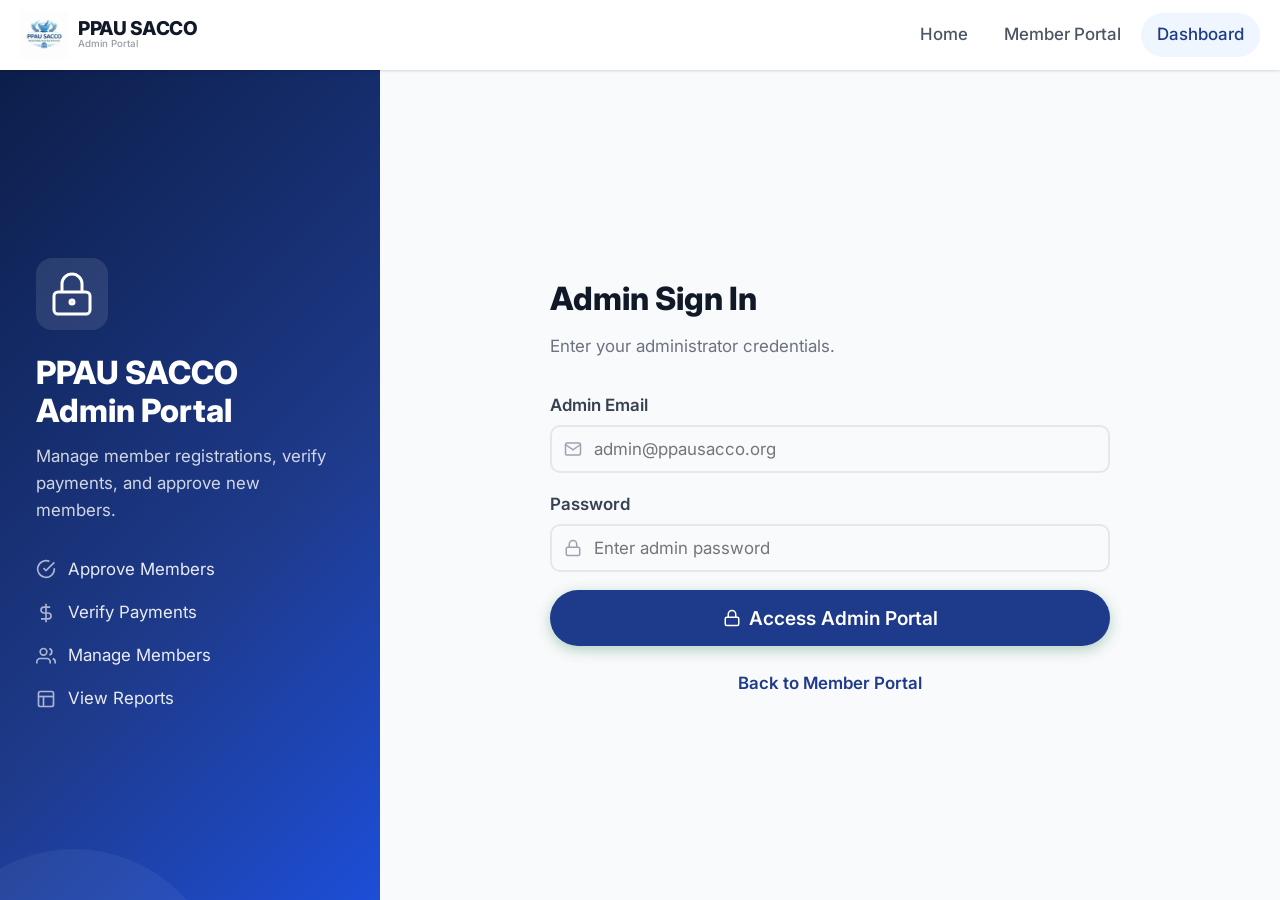
<file: admin.html>
<!DOCTYPE html>
<html lang="en">
<head>
  <meta charset="UTF-8" />
  <meta name="viewport" content="width=device-width, initial-scale=1.0" />
  <title>Admin Portal | PPAU SACCO</title>
  <meta name="description" content="PPAU SACCO Admin Portal - Manage member registrations, approvals, and payment verification." />
  <link rel="stylesheet" href="styles.css" />
  <link rel="preconnect" href="https://fonts.googleapis.com" />
  <link href="https://fonts.googleapis.com/css2?family=Inter:wght@300;400;500;600;700;800;900&display=swap" rel="stylesheet" />
</head>
<body class="portal-body">
  <!-- ADMIN NAV -->
  <header class="portal-header">
    <nav class="navbar">
      <a href="index.html" class="logo">
        <img src="ppau sacco logo.jpg" alt="PPAU SACCO Logo" class="logo-img">
        <div class="logo-text">
          <span class="logo-name" style="color:var(--gray-900)">PPAU SACCO</span>
          <span class="logo-tagline" style="color:var(--gray-500)">Admin Portal</span>
        </div>
      </a>
      <div class="portal-nav-links" id="adminNavLinks">
        <a href="index.html" class="portal-nav-link">Home</a>
        <a href="portal.html" class="portal-nav-link">Member Portal</a>
        <a href="admin.html" class="portal-nav-link active" id="navAdminDash">Dashboard</a>
      </div>
    </nav>
  </header>

  <!-- ADMIN LOGIN SECTION -->
  <section class="portal-auth" id="adminLoginSection">
    <div class="portal-auth-bg"></div>
    <div class="portal-auth-container">
      <div class="portal-auth-sidebar">
        <div class="portal-auth-sidebar-content">
          <div class="portal-auth-sidebar-icon">
            <svg width="48" height="48" viewBox="0 0 24 24" fill="none" stroke="currentColor" stroke-width="1.5">
              <rect x="3" y="11" width="18" height="11" rx="2" ry="2"/>
              <path d="M7 11V7a5 5 0 0 1 10 0v4"/>
              <circle cx="12" cy="16" r="1"/>
            </svg>
          </div>
          <h2>PPAU SACCO<br/>Admin Portal</h2>
          <p>Manage member registrations, verify payments, and approve new members.</p>
          <div class="portal-auth-features">
            <div class="portal-auth-feature">
              <svg width="20" height="20" viewBox="0 0 24 24" fill="none" stroke="currentColor" stroke-width="2"><path d="M22 11.08V12a10 10 0 1 1-5.93-9.14"/><polyline points="22 4 12 14.01 9 11.01"/></svg>
              <span>Approve Members</span>
            </div>
            <div class="portal-auth-feature">
              <svg width="20" height="20" viewBox="0 0 24 24" fill="none" stroke="currentColor" stroke-width="2"><line x1="12" y1="1" x2="12" y2="23"/><path d="M17 5H9.5a3.5 3.5 0 0 0 0 7h5a3.5 3.5 0 0 1 0 7H6"/></svg>
              <span>Verify Payments</span>
            </div>
            <div class="portal-auth-feature">
              <svg width="20" height="20" viewBox="0 0 24 24" fill="none" stroke="currentColor" stroke-width="2"><path d="M17 21v-2a4 4 0 0 0-4-4H5a4 4 0 0 0-4 4v2"/><circle cx="9" cy="7" r="4"/><path d="M23 21v-2a4 4 0 0 0-3-3.87"/><path d="M16 3.13a4 4 0 0 1 0 7.75"/></svg>
              <span>Manage Members</span>
            </div>
            <div class="portal-auth-feature">
              <svg width="20" height="20" viewBox="0 0 24 24" fill="none" stroke="currentColor" stroke-width="2"><rect x="3" y="3" width="18" height="18" rx="2" ry="2"/><line x1="3" y1="9" x2="21" y2="9"/><line x1="9" y1="21" x2="9" y2="9"/></svg>
              <span>View Reports</span>
            </div>
          </div>
        </div>
      </div>

      <div class="portal-auth-forms">
        <div class="auth-form-panel active" id="adminLoginFormPanel">
          <div class="auth-form-header">
            <h2>Admin Sign In</h2>
            <p>Enter your administrator credentials.</p>
          </div>
          <form id="adminLoginForm" class="auth-form" onsubmit="handleAdminPortalLogin(event)">
            <div class="form-group">
              <label for="adminLoginEmail">Admin Email</label>
              <div class="input-with-icon">
                <svg width="18" height="18" viewBox="0 0 24 24" fill="none" stroke="currentColor" stroke-width="2"><path d="M4 4h16c1.1 0 2 .9 2 2v12c0 1.1-.9 2-2 2H4c-1.1 0-2-.9-2-2V6c0-1.1.9-2 2-2z"/><polyline points="22,6 12,13 2,6"/></svg>
                <input type="email" id="adminLoginEmail" placeholder="admin@ppausacco.org" required />
              </div>
            </div>
            <div class="form-group">
              <label for="adminLoginPassword">Password</label>
              <div class="input-with-icon">
                <svg width="18" height="18" viewBox="0 0 24 24" fill="none" stroke="currentColor" stroke-width="2"><rect x="3" y="11" width="18" height="11" rx="2" ry="2"/><path d="M7 11V7a5 5 0 0 1 10 0v4"/></svg>
                <input type="password" id="adminLoginPassword" placeholder="Enter admin password" required />
              </div>
            </div>
            <button type="submit" class="btn btn-primary btn-full btn-lg">
              <svg width="18" height="18" viewBox="0 0 24 24" fill="none" stroke="currentColor" stroke-width="2"><rect x="3" y="11" width="18" height="11" rx="2" ry="2"/><path d="M7 11V7a5 5 0 0 1 10 0v4"/></svg>
              Access Admin Portal
            </button>
          </form>
          <div class="auth-form-footer">
            <p><a href="portal.html" class="form-link">Back to Member Portal</a></p>
          </div>
        </div>
      </div>
    </div>
  </section>

  <!-- ADMIN DASHBOARD SECTION -->
  <section class="portal-admin" id="adminDashboardSection" style="display:none">
    <div class="admin-shell">
      <!-- Admin Header -->
      <div class="admin-card admin-intro">
        <div>
          <span class="section-tag">Admin Dashboard</span>
          <h2>Member Verification & Approvals</h2>
          <p>Review new member applications and verify payment evidence.</p>
        </div>
        <div class="admin-header-actions">
          <span class="admin-badge" id="adminEmailBadge">admin@ppausacco.org</span>
          <button type="button" class="btn btn-outline-dark" onclick="adminLogout()">Logout</button>
        </div>
      </div>

      <!-- Stats Cards -->
      <div class="admin-stats-grid">
        <div class="admin-stat-card">
          <div class="admin-stat-icon stat-blue">
            <svg width="22" height="22" viewBox="0 0 24 24" fill="none" stroke="currentColor" stroke-width="2"><path d="M17 21v-2a4 4 0 0 0-4-4H5a4 4 0 0 0-4 4v2"/><circle cx="9" cy="7" r="4"/><path d="M23 21v-2a4 4 0 0 0-3-3.87"/><path d="M16 3.13a4 4 0 0 1 0 7.75"/></svg>
          </div>
          <div class="admin-stat-info">
            <span class="admin-stat-value" id="statTotalMembers">0</span>
            <span class="admin-stat-label">Total Members</span>
          </div>
        </div>
        <div class="admin-stat-card">
          <div class="admin-stat-icon stat-orange">
            <svg width="22" height="22" viewBox="0 0 24 24" fill="none" stroke="currentColor" stroke-width="2"><circle cx="12" cy="12" r="10"/><polyline points="12 6 12 12 16 14"/></svg>
          </div>
          <div class="admin-stat-info">
            <span class="admin-stat-value" id="statPendingApproval">0</span>
            <span class="admin-stat-label">Pending Approval</span>
          </div>
        </div>
        <div class="admin-stat-card">
          <div class="admin-stat-icon stat-purple">
            <svg width="22" height="22" viewBox="0 0 24 24" fill="none" stroke="currentColor" stroke-width="2"><rect x="1" y="4" width="22" height="16" rx="2" ry="2"/><line x1="1" y1="10" x2="23" y2="10"/></svg>
          </div>
          <div class="admin-stat-info">
            <span class="admin-stat-value" id="statPendingPayment">0</span>
            <span class="admin-stat-label">Pending Payment</span>
          </div>
        </div>
        <div class="admin-stat-card">
          <div class="admin-stat-icon stat-green">
            <svg width="22" height="22" viewBox="0 0 24 24" fill="none" stroke="currentColor" stroke-width="2"><path d="M22 11.08V12a10 10 0 1 1-5.93-9.14"/><polyline points="22 4 12 14.01 9 11.01"/></svg>
          </div>
          <div class="admin-stat-info">
            <span class="admin-stat-value" id="statActiveMembers">0</span>
            <span class="admin-stat-label">Active Members</span>
          </div>
        </div>
      </div>

      <!-- Toolbar: Search + Tabs -->
      <div class="admin-toolbar">
        <div class="admin-toolbar-left">
          <div class="admin-search-box">
            <svg width="18" height="18" viewBox="0 0 24 24" fill="none" stroke="currentColor" stroke-width="2"><circle cx="11" cy="11" r="8"/><line x1="21" y1="21" x2="16.65" y2="16.65"/></svg>
            <input type="text" id="adminSearchInput" placeholder="Search by name, email, or member ID..." oninput="handleAdminSearch()" />
          </div>
          <div class="admin-filter-group">
            <select id="adminStatusFilter" onchange="handleAdminFilter()">
              <option value="all">All Statuses</option>
              <option value="pending_payment">Pending Payment</option>
              <option value="pending_verification">Pending Verification</option>
              <option value="active">Active</option>
              <option value="rejected">Rejected</option>
            </select>
          </div>
        </div>
        <button class="btn btn-sm btn-outline-dark" onclick="loadAdminData()">
          <svg width="16" height="16" viewBox="0 0 24 24" fill="none" stroke="currentColor" stroke-width="2"><polyline points="23 4 23 10 17 10"/><path d="M20.49 15a9 9 0 1 1-2.12-9.36L23 10"/></svg>
          Refresh
        </button>
      </div>

      <!-- Tab Navigation -->
      <div class="admin-tabs">
        <button class="admin-tab active" data-tab="registrations" onclick="switchAdminTab('registrations')">
          <svg width="16" height="16" viewBox="0 0 24 24" fill="none" stroke="currentColor" stroke-width="2"><path d="M16 21v-2a4 4 0 0 0-4-4H5a4 4 0 0 0-4 4v2"/><circle cx="8.5" cy="7" r="4"/><line x1="20" y1="8" x2="20" y2="14"/><line x1="23" y1="11" x2="17" y2="11"/></svg>
          Registrations
          <span class="admin-tab-count" id="tabRegCount">0</span>
        </button>
        <button class="admin-tab" data-tab="payments" onclick="switchAdminTab('payments')">
          <svg width="16" height="16" viewBox="0 0 24 24" fill="none" stroke="currentColor" stroke-width="2"><rect x="1" y="4" width="22" height="16" rx="2" ry="2"/><line x1="1" y1="10" x2="23" y2="10"/></svg>
          Payments
          <span class="admin-tab-count" id="tabPayCount">0</span>
        </button>
        <button class="admin-tab" data-tab="allmembers" onclick="switchAdminTab('allmembers')">
          <svg width="16" height="16" viewBox="0 0 24 24" fill="none" stroke="currentColor" stroke-width="2"><path d="M17 21v-2a4 4 0 0 0-4-4H5a4 4 0 0 0-4 4v2"/><circle cx="9" cy="7" r="4"/><path d="M23 21v-2a4 4 0 0 0-3-3.87"/><path d="M16 3.13a4 4 0 0 1 0 7.75"/></svg>
          All Members
          <span class="admin-tab-count" id="tabMemCount">0</span>
        </button>
        <button class="admin-tab" data-tab="notifications" onclick="switchAdminTab('notifications')">
          <svg width="16" height="16" viewBox="0 0 24 24" fill="none" stroke="currentColor" stroke-width="2"><path d="M18 8A6 6 0 0 0 6 8c0 7-3 9-3 9h18s-3-2-3-9"/><path d="M13.73 21a2 2 0 0 1-3.46 0"/></svg>
          Notifications
          <span class="admin-tab-count" id="tabNotifCount">0</span>
        </button>
        <button class="admin-tab" data-tab="elections" onclick="switchAdminTab('elections')">
          <svg width="16" height="16" viewBox="0 0 24 24" fill="none" stroke="currentColor" stroke-width="2"><path d="M9 11l3 3L22 4"/><path d="M21 12v7a2 2 0 0 1-2 2H5a2 2 0 0 1-2-2V5a2 2 0 0 1 2-2h11"/></svg>
          Elections
          <span class="admin-tab-count" id="adminElecCount">0</span>
        </button>
      </div>

      <!-- Tab: Registrations -->
      <div class="admin-tab-content active" id="adminTabRegistrations">
        <div class="admin-table-wrapper">
          <table class="admin-table">
            <thead>
              <tr>
                <th>Member</th>
                <th>Email</th>
                <th>Practice Type</th>
                <th>Status</th>
                <th>Registered</th>
                <th>Actions</th>
              </tr>
            </thead>
            <tbody id="adminRegTableBody">
              <tr><td colspan="6" class="admin-empty-cell">Loading registrations...</td></tr>
            </tbody>
          </table>
        </div>
      </div>

      <!-- Tab: Payments -->
      <div class="admin-tab-content" id="adminTabPayments">
        <div class="admin-table-wrapper">
          <table class="admin-table">
            <thead>
              <tr>
                <th>Payment ID</th>
                <th>Member ID</th>
                <th>Method</th>
                <th>Amount</th>
                <th>Reference</th>
                <th>Status</th>
                <th>Actions</th>
              </tr>
            </thead>
            <tbody id="adminPayTableBody">
              <tr><td colspan="7" class="admin-empty-cell">Loading payments...</td></tr>
            </tbody>
          </table>
        </div>
      </div>

      <!-- Tab: All Members -->
      <div class="admin-tab-content" id="adminTabAllMembers">
        <div class="admin-table-wrapper">
          <table class="admin-table">
            <thead>
              <tr>
                <th>Member ID</th>
                <th>Name</th>
                <th>Email</th>
                <th>Phone</th>
                <th>Practice</th>
                <th>Status</th>
                <th>Actions</th>
              </tr>
            </thead>
            <tbody id="adminAllMembersTableBody">
              <tr><td colspan="7" class="admin-empty-cell">Loading members...</td></tr>
            </tbody>
          </table>
        </div>
      </div>

      <!-- Tab: Notifications -->
      <div class="admin-tab-content" id="adminTabNotifications">
        <!-- Create Notification Form -->
        <div class="notif-create-card">
          <h4>Create New Notification</h4>
          <p class="notif-create-desc">Send updates to website visitors about news, announcements, or blog posts.</p>
          <form id="notifCreateForm" onsubmit="handleCreateNotification(event)">
            <div class="form-row">
              <div class="form-group" style="flex:2">
                <label for="notifTitle">Title *</label>
                <input type="text" id="notifTitle" placeholder="e.g. Annual General Meeting 2026" required />
              </div>
              <div class="form-group" style="flex:1">
                <label for="notifCategory">Category *</label>
                <select id="notifCategory" required>
                  <option value="" disabled selected>Select category</option>
                  <option value="news">News</option>
                  <option value="announcement">Announcement</option>
                  <option value="blog">Blog</option>
                </select>
              </div>
            </div>
            <div class="form-group">
              <label for="notifMessage">Message *</label>
              <textarea id="notifMessage" rows="3" placeholder="Write the notification message..." required></textarea>
            </div>
            <div class="form-group">
              <label for="notifLink">Link (optional)</label>
              <input type="url" id="notifLink" placeholder="https://ppau-sacco.com/news/..." />
            </div>
            <button type="submit" class="btn btn-primary">
              <svg width="16" height="16" viewBox="0 0 24 24" fill="none" stroke="currentColor" stroke-width="2"><path d="M18 8A6 6 0 0 0 6 8c0 7-3 9-3 9h18s-3-2-3-9"/><path d="M13.73 21a2 2 0 0 1-3.46 0"/></svg>
              Publish Notification
            </button>
          </form>
        </div>

        <!-- Notifications List -->
        <div class="admin-table-wrapper" style="margin-top:20px">
          <table class="admin-table">
            <thead>
              <tr>
                <th>Title</th>
                <th>Category</th>
                <th>Message</th>
                <th>Status</th>
                <th>Created</th>
                <th>Actions</th>
              </tr>
            </thead>
            <tbody id="adminNotifTableBody">
              <tr><td colspan="6" class="admin-empty-cell">Loading notifications...</td></tr>
            </tbody>
          </table>
        </div>
      </div>

      <!-- Tab: Elections -->
      <div class="admin-tab-content" id="adminTabElections">
        <div class="admin-panel-card">
          <div class="admin-panel-header">
            <h4>Create Leadership Election</h4>
            <span class="admin-pill">Governance</span>
          </div>
          <form id="adminElectionForm" onsubmit="adminCreateElection(event)" style="padding:20px;">
            <div class="form-row">
              <div class="form-group">
                <label for="adminElectionPosition">Position *</label>
                <select id="adminElectionPosition" required>
                  <option value="" disabled selected>Select position</option>
                  <option value="board-chairperson">Board Chairperson</option>
                  <option value="vice-chairperson">Vice Chairperson</option>
                  <option value="secretary">Secretary</option>
                  <option value="treasurer">Treasurer</option>
                  <option value="ceo">CEO / Manager</option>
                  <option value="pr-manager">Public Relations Manager</option>
                  <option value="financial-advisor">SACCO Financial Advisor</option>
                </select>
              </div>
              <div class="form-group">
                <label for="adminElectionStatus">Status</label>
                <select id="adminElectionStatus">
                  <option value="draft">Draft</option>
                  <option value="open">Open</option>
                  <option value="closed">Closed</option>
                </select>
              </div>
            </div>
            <div class="form-group">
              <label for="adminElectionTitle">Title</label>
              <input type="text" id="adminElectionTitle" placeholder="e.g. Treasurer Election 2026" />
            </div>
            <div class="form-group">
              <label for="adminElectionDescription">Description</label>
              <textarea id="adminElectionDescription" rows="2" placeholder="Describe the election mandate..."></textarea>
            </div>
            <div class="form-row">
              <div class="form-group">
                <label for="adminElectionStartDate">Voting starts</label>
                <input type="datetime-local" id="adminElectionStartDate" />
              </div>
              <div class="form-group">
                <label for="adminElectionEndDate">Voting ends</label>
                <input type="datetime-local" id="adminElectionEndDate" />
              </div>
            </div>
            <div class="form-group">
              <label for="adminElectionCandidateName">Initial candidate name</label>
              <input type="text" id="adminElectionCandidateName" placeholder="Candidate full name" />
            </div>
            <div class="form-group">
              <label for="adminElectionCandidateImage">Initial candidate image URL</label>
              <input type="url" id="adminElectionCandidateImage" placeholder="https://example.com/candidate.jpg" />
            </div>
            <div class="form-group">
              <label for="adminElectionCandidateBio">Initial candidate bio</label>
              <textarea id="adminElectionCandidateBio" rows="2"></textarea>
            </div>
            <button type="submit" class="btn btn-primary">Create Election</button>
          </form>
        </div>

        <div class="admin-panel-card" style="margin-top:20px;">
          <div class="admin-panel-header">
            <h4>Elections</h4>
            <span class="admin-pill">Governance</span>
          </div>
          <div id="adminElectionsList" class="admin-list"></div>
        </div>

        <div class="admin-panel-card" style="margin-top:20px;">
          <div class="admin-panel-header">
            <h4>Add Candidate</h4>
            <span class="admin-pill">Governance</span>
          </div>
          <form id="adminCandidateForm" onsubmit="adminAddCandidate(event)" style="padding:20px;">
            <div class="form-group">
              <label for="adminElectionCandidateSelect">Election *</label>
              <select id="adminElectionCandidateSelect" required>
                <option value="" disabled selected>Select election</option>
              </select>
            </div>
            <div class="form-group">
              <label for="adminCandidateName">Candidate name *</label>
              <input type="text" id="adminCandidateName" placeholder="Candidate full name" required />
            </div>
            <div class="form-group">
              <label for="adminCandidateImage">Candidate image URL</label>
              <input type="url" id="adminCandidateImage" placeholder="https://example.com/candidate.jpg" />
            </div>
            <div class="form-group">
              <label for="adminCandidateBio">Candidate bio</label>
              <textarea id="adminCandidateBio" rows="2"></textarea>
            </div>
            <button type="submit" class="btn btn-primary">Add Candidate</button>
          </form>
        </div>
      </div>
    </div>
  </section>

  <!-- MEMBER DETAIL MODAL -->
  <div class="admin-modal-overlay" id="memberDetailModal" style="display:none" onclick="closeMemberModal(event)">
    <div class="admin-modal" onclick="event.stopPropagation()">
      <div class="admin-modal-header">
        <h3 id="modalMemberName">Member Details</h3>
        <button class="admin-modal-close" onclick="closeMemberModal()">&times;</button>
      </div>
      <div class="admin-modal-body" id="modalMemberBody">
        <p>Loading...</p>
      </div>
      <div class="admin-modal-footer" id="modalMemberFooter"></div>
    </div>
  </div>

  <!-- Toast Notification -->
  <div class="admin-toast" id="adminToast" style="display:none">
    <span id="adminToastMessage"></span>
  </div>

  <!-- Include script.js which has all the admin logic -->
  <script src="script.js"></script>
  <script>
    // Initialize admin portal on load
    document.addEventListener('DOMContentLoaded', initAdminPortal);
  </script>
</body>
</html>
</file>
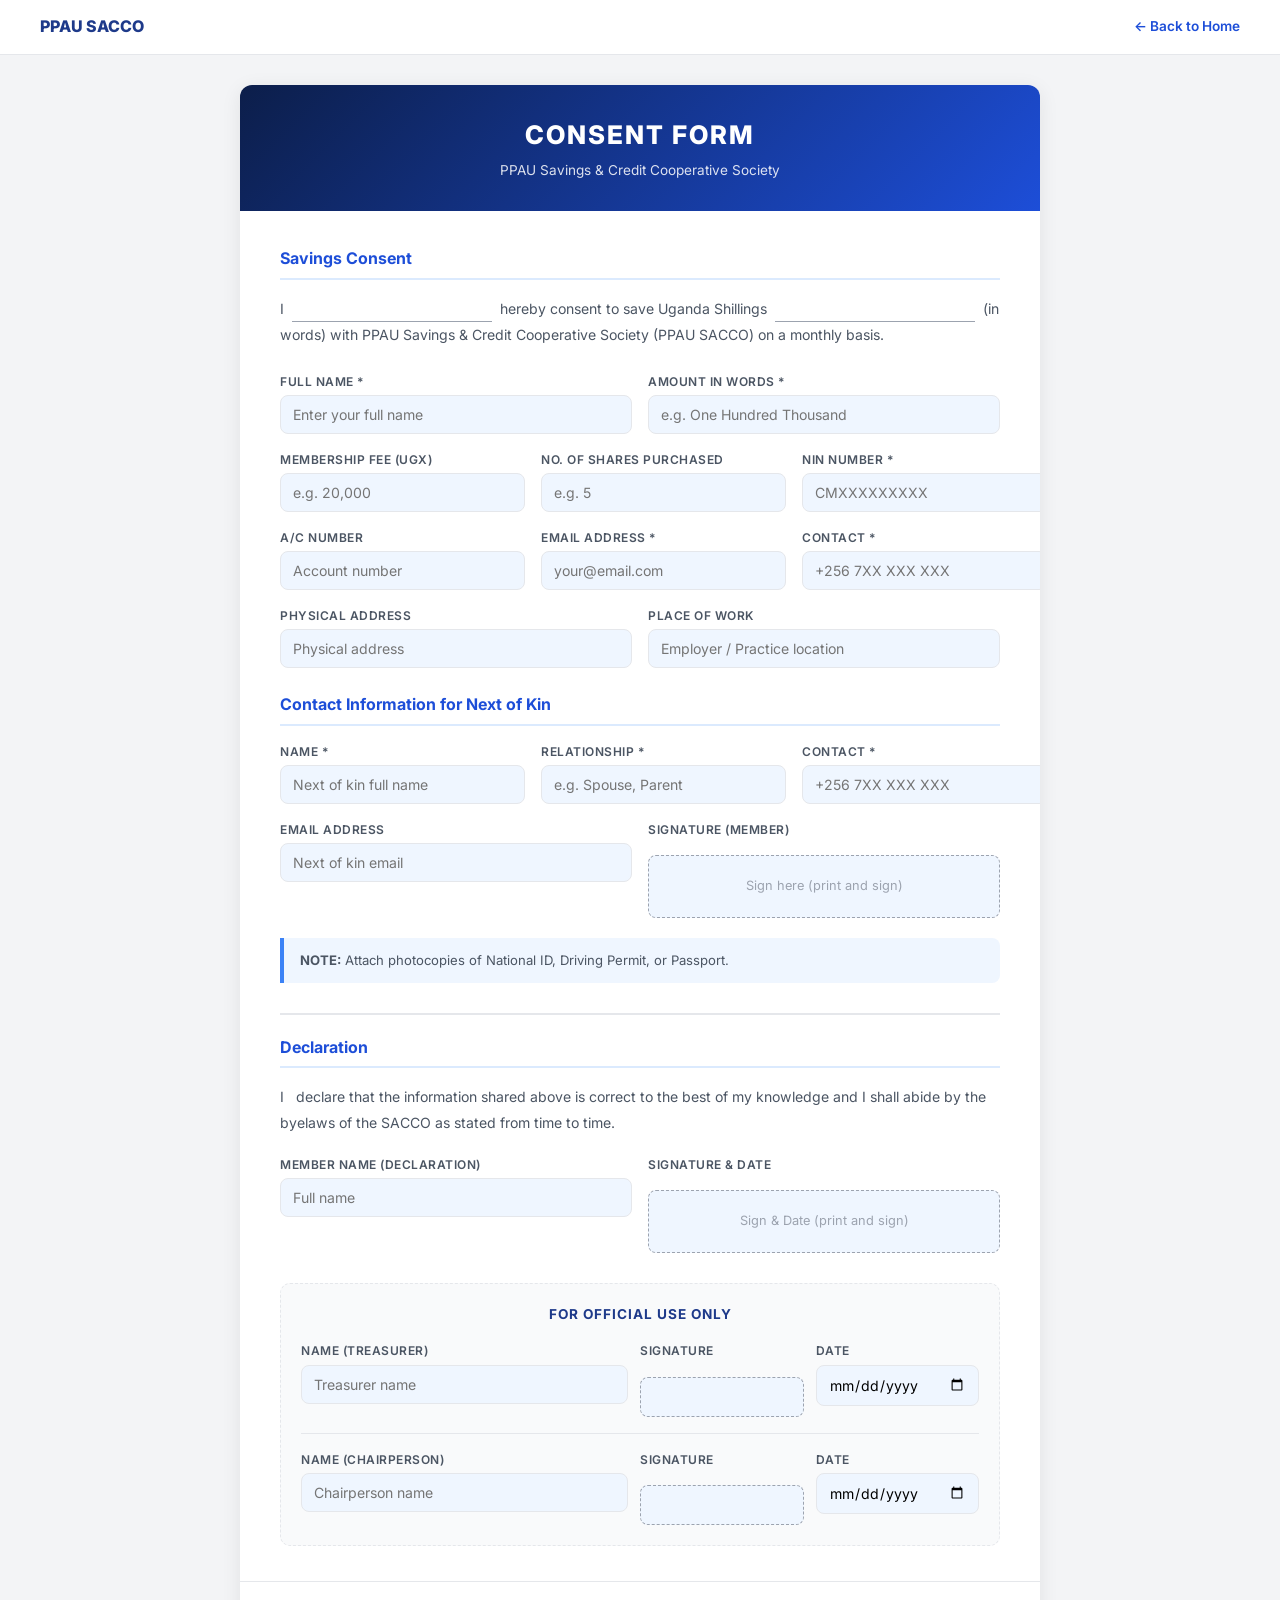
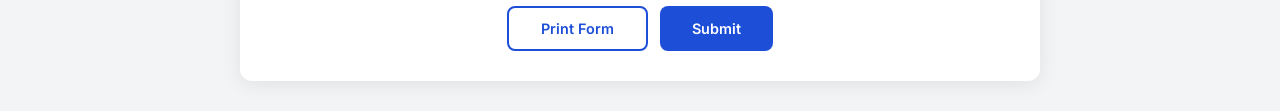
<file: consent.html>
<!DOCTYPE html>
<html lang="en">
<head>
  <meta charset="UTF-8" />
  <meta name="viewport" content="width=device-width, initial-scale=1.0" />
  <title>Consent Form - PPAU SACCO</title>
  <link rel="preconnect" href="https://fonts.googleapis.com" />
  <link rel="preconnect" href="https://fonts.gstatic.com" crossorigin />
  <link href="https://fonts.googleapis.com/css2?family=Inter:wght@300;400;500;600;700;800&display=swap" rel="stylesheet" />
  <style>
    *, *::before, *::after { margin: 0; padding: 0; box-sizing: border-box; }

    :root {
      --blue-800: #1e3a8a;
      --blue-700: #1d4ed8;
      --blue-500: #3b82f6;
      --blue-100: #dbeafe;
      --blue-50: #eff6ff;
      --gray-800: #1f2937;
      --gray-600: #4b5563;
      --gray-400: #9ca3af;
      --gray-200: #e5e7eb;
      --white: #ffffff;
    }

    body {
      font-family: 'Inter', sans-serif;
      color: var(--gray-800);
      background: #f3f4f6;
      line-height: 1.6;
    }

    .form-container {
      max-width: 800px;
      margin: 30px auto;
      background: var(--white);
      border-radius: 12px;
      box-shadow: 0 4px 20px rgba(0,0,0,0.08);
      overflow: hidden;
    }

    .form-header {
      background: linear-gradient(135deg, #0c1e4a, #1d4ed8);
      color: white;
      padding: 30px 40px;
      text-align: center;
    }

    .form-header h1 {
      font-size: 1.6rem;
      font-weight: 800;
      letter-spacing: 2px;
      margin-bottom: 4px;
    }

    .form-header p {
      font-size: 0.85rem;
      opacity: 0.85;
    }

    .form-body {
      padding: 35px 40px;
    }

    .section-title {
      font-size: 1rem;
      font-weight: 700;
      color: var(--blue-700);
      margin-bottom: 16px;
      padding-bottom: 6px;
      border-bottom: 2px solid var(--blue-100);
    }

    .consent-text {
      font-size: 0.88rem;
      line-height: 1.8;
      margin-bottom: 24px;
      color: var(--gray-600);
    }

    .consent-text .blank-line {
      display: inline-block;
      min-width: 200px;
      border-bottom: 1px solid var(--gray-400);
      margin: 0 4px;
    }

    .field-row {
      display: grid;
      grid-template-columns: 1fr 1fr;
      gap: 16px;
      margin-bottom: 16px;
    }

    .field-row.single {
      grid-template-columns: 1fr;
    }

    .field-row.triple {
      grid-template-columns: 1fr 1fr 1fr;
    }

    .form-field {
      display: flex;
      flex-direction: column;
    }

    .form-field label {
      font-size: 0.75rem;
      font-weight: 600;
      color: var(--gray-600);
      margin-bottom: 4px;
      text-transform: uppercase;
      letter-spacing: 0.5px;
    }

    .form-field input, .form-field textarea {
      padding: 10px 12px;
      border: 1.5px solid var(--gray-200);
      border-radius: 8px;
      font-size: 0.88rem;
      font-family: 'Inter', sans-serif;
      transition: border-color 0.2s;
      background: var(--blue-50);
    }

    .form-field input:focus, .form-field textarea:focus {
      outline: none;
      border-color: var(--blue-500);
      background: var(--white);
    }

    .form-field textarea {
      resize: vertical;
      min-height: 60px;
    }

    .signature-box {
      border: 1.5px dashed var(--gray-400);
      border-radius: 8px;
      padding: 20px;
      margin-top: 12px;
      background: var(--blue-50);
      text-align: center;
      color: var(--gray-400);
      font-size: 0.8rem;
    }

    .note {
      background: var(--blue-50);
      border-left: 4px solid var(--blue-500);
      padding: 12px 16px;
      border-radius: 0 8px 8px 0;
      font-size: 0.82rem;
      color: var(--gray-600);
      margin: 20px 0;
    }

    .declaration-section {
      margin-top: 30px;
      padding-top: 20px;
      border-top: 2px solid var(--gray-200);
    }

    .declaration-text {
      font-size: 0.88rem;
      line-height: 1.8;
      color: var(--gray-600);
      margin-bottom: 20px;
    }

    .official-use {
      margin-top: 30px;
      padding: 20px;
      background: #f9fafb;
      border-radius: 10px;
      border: 1.5px dashed var(--gray-200);
    }

    .official-use h3 {
      font-size: 0.85rem;
      font-weight: 700;
      color: var(--blue-800);
      text-align: center;
      margin-bottom: 16px;
      text-transform: uppercase;
      letter-spacing: 1px;
    }

    .official-row {
      display: grid;
      grid-template-columns: 2fr 1fr 1fr;
      gap: 12px;
      margin-bottom: 16px;
      padding-bottom: 16px;
      border-bottom: 1px solid var(--gray-200);
    }

    .official-row:last-child {
      border-bottom: none;
      margin-bottom: 0;
      padding-bottom: 0;
    }

    .form-actions {
      display: flex;
      gap: 12px;
      justify-content: center;
      padding: 24px 40px 30px;
      border-top: 1px solid var(--gray-200);
    }

    .btn {
      padding: 12px 32px;
      border-radius: 8px;
      font-size: 0.9rem;
      font-weight: 600;
      cursor: pointer;
      border: none;
      font-family: 'Inter', sans-serif;
      transition: all 0.2s;
    }

    .btn-primary {
      background: var(--blue-700);
      color: white;
    }

    .btn-primary:hover {
      background: var(--blue-800);
    }

    .btn-outline {
      background: transparent;
      border: 2px solid var(--blue-700);
      color: var(--blue-700);
    }

    .btn-outline:hover {
      background: var(--blue-50);
    }

    .top-bar {
      display: flex;
      justify-content: space-between;
      align-items: center;
      padding: 14px 40px;
      background: var(--white);
      border-bottom: 1px solid var(--gray-200);
    }

    .top-bar a {
      text-decoration: none;
      color: var(--blue-700);
      font-size: 0.85rem;
      font-weight: 600;
    }

    .top-bar a:hover { text-decoration: underline; }

    .logo-text { font-size: 1rem; font-weight: 800; color: var(--blue-800); }

    @media print {
      body { background: white; }
      .form-container { box-shadow: none; margin: 0; border-radius: 0; }
      .form-actions, .top-bar { display: none !important; }
      .form-field input, .form-field textarea {
        border: none;
        border-bottom: 1px solid #ccc;
        background: transparent;
        border-radius: 0;
      }
    }

    @media (max-width: 600px) {
      .form-body { padding: 20px; }
      .form-header { padding: 20px; }
      .field-row, .field-row.triple { grid-template-columns: 1fr; }
      .official-row { grid-template-columns: 1fr; }
    }
  </style>
</head>
<body>

  <div class="top-bar">
    <span class="logo-text">PPAU SACCO</span>
    <a href="index.html">&larr; Back to Home</a>
  </div>

  <div class="form-container">
    <div class="form-header">
      <h1>CONSENT FORM</h1>
      <p>PPAU Savings &amp; Credit Cooperative Society</p>
    </div>

    <form id="consentForm">
      <div class="form-body">

        <!-- SAVINGS CONSENT -->
        <div class="section-title">Savings Consent</div>
        <div class="consent-text">
          I <span class="blank-line">&nbsp;</span> hereby consent to save Uganda Shillings <span class="blank-line">&nbsp;</span> (in words) with PPAU Savings &amp; Credit Cooperative Society (PPAU SACCO) on a monthly basis.
        </div>

        <div class="field-row">
          <div class="form-field">
            <label>Full Name *</label>
            <input type="text" id="consentName" placeholder="Enter your full name" required />
          </div>
          <div class="form-field">
            <label>Amount in Words *</label>
            <input type="text" id="amountWords" placeholder="e.g. One Hundred Thousand" required />
          </div>
        </div>

        <div class="field-row triple">
          <div class="form-field">
            <label>Membership Fee (UGX)</label>
            <input type="text" id="membershipFee" placeholder="e.g. 20,000" />
          </div>
          <div class="form-field">
            <label>No. of Shares Purchased</label>
            <input type="number" id="numShares" placeholder="e.g. 5" />
          </div>
          <div class="form-field">
            <label>NIN Number *</label>
            <input type="text" id="ninNumber" placeholder="CMXXXXXXXXX" required />
          </div>
        </div>

        <div class="field-row triple">
          <div class="form-field">
            <label>A/C Number</label>
            <input type="text" id="accountNumber" placeholder="Account number" />
          </div>
          <div class="form-field">
            <label>Email Address *</label>
            <input type="email" id="consentEmail" placeholder="your@email.com" required />
          </div>
          <div class="form-field">
            <label>Contact *</label>
            <input type="tel" id="consentPhone" placeholder="+256 7XX XXX XXX" required />
          </div>
        </div>

        <div class="field-row">
          <div class="form-field">
            <label>Physical Address</label>
            <input type="text" id="physicalAddress" placeholder="Physical address" />
          </div>
          <div class="form-field">
            <label>Place of Work</label>
            <input type="text" id="placeOfWork" placeholder="Employer / Practice location" />
          </div>
        </div>

        <!-- NEXT OF KIN -->
        <div class="section-title" style="margin-top:24px;">Contact Information for Next of Kin</div>

        <div class="field-row triple">
          <div class="form-field">
            <label>Name *</label>
            <input type="text" id="nokName" placeholder="Next of kin full name" required />
          </div>
          <div class="form-field">
            <label>Relationship *</label>
            <input type="text" id="nokRelationship" placeholder="e.g. Spouse, Parent" required />
          </div>
          <div class="form-field">
            <label>Contact *</label>
            <input type="tel" id="nokPhone" placeholder="+256 7XX XXX XXX" required />
          </div>
        </div>

        <div class="field-row">
          <div class="form-field">
            <label>Email Address</label>
            <input type="email" id="nokEmail" placeholder="Next of kin email" />
          </div>
          <div class="form-field">
            <label>Signature (Member)</label>
            <div class="signature-box">Sign here (print and sign)</div>
          </div>
        </div>

        <div class="note">
          <strong>NOTE:</strong> Attach photocopies of National ID, Driving Permit, or Passport.
        </div>

        <!-- DECLARATION -->
        <div class="declaration-section">
          <div class="section-title">Declaration</div>
          <div class="declaration-text">
            I <span class="blank-line">&nbsp;</span> declare that the information shared above is correct to the best of my knowledge and I shall abide by the byelaws of the SACCO as stated from time to time.
          </div>

          <div class="field-row">
            <div class="form-field">
              <label>Member Name (Declaration)</label>
              <input type="text" id="declarationName" placeholder="Full name" />
            </div>
            <div class="form-field">
              <label>Signature &amp; Date</label>
              <div class="signature-box">Sign &amp; Date (print and sign)</div>
            </div>
          </div>
        </div>

        <!-- FOR OFFICIAL USE ONLY -->
        <div class="official-use">
          <h3>For Official Use Only</h3>

          <div class="official-row">
            <div class="form-field">
              <label>Name (Treasurer)</label>
              <input type="text" placeholder="Treasurer name" />
            </div>
            <div class="form-field">
              <label>Signature</label>
              <div class="signature-box" style="padding:10px;min-height:40px;"></div>
            </div>
            <div class="form-field">
              <label>Date</label>
              <input type="date" />
            </div>
          </div>

          <div class="official-row">
            <div class="form-field">
              <label>Name (Chairperson)</label>
              <input type="text" placeholder="Chairperson name" />
            </div>
            <div class="form-field">
              <label>Signature</label>
              <div class="signature-box" style="padding:10px;min-height:40px;"></div>
            </div>
            <div class="form-field">
              <label>Date</label>
              <input type="date" />
            </div>
          </div>
        </div>

      </div>

      <div class="form-actions">
        <button type="button" class="btn btn-outline" onclick="window.print()">Print Form</button>
        <button type="button" class="btn btn-primary" onclick="submitConsent()">Submit</button>
      </div>
    </form>
  </div>

  <script>
    function submitConsent() {
      const form = document.getElementById('consentForm');
      const required = form.querySelectorAll('[required]');
      let valid = true;

      required.forEach(input => {
        if (!input.value.trim()) {
          input.style.borderColor = '#dc2626';
          valid = false;
        } else {
          input.style.borderColor = '';
        }
      });

      if (!valid) {
        alert('Please fill in all required fields.');
        return;
      }

      // Store in localStorage for demo
      const data = {};
      const inputs = form.querySelectorAll('input, textarea');
      inputs.forEach(input => {
        if (input.id) data[input.id] = input.value;
      });
      localStorage.setItem('ppau_consent_form', JSON.stringify(data));

      alert('Consent form submitted successfully! In production, this would be sent to the SACCO office.');
    }
  </script>

</body>
</html>
</file>
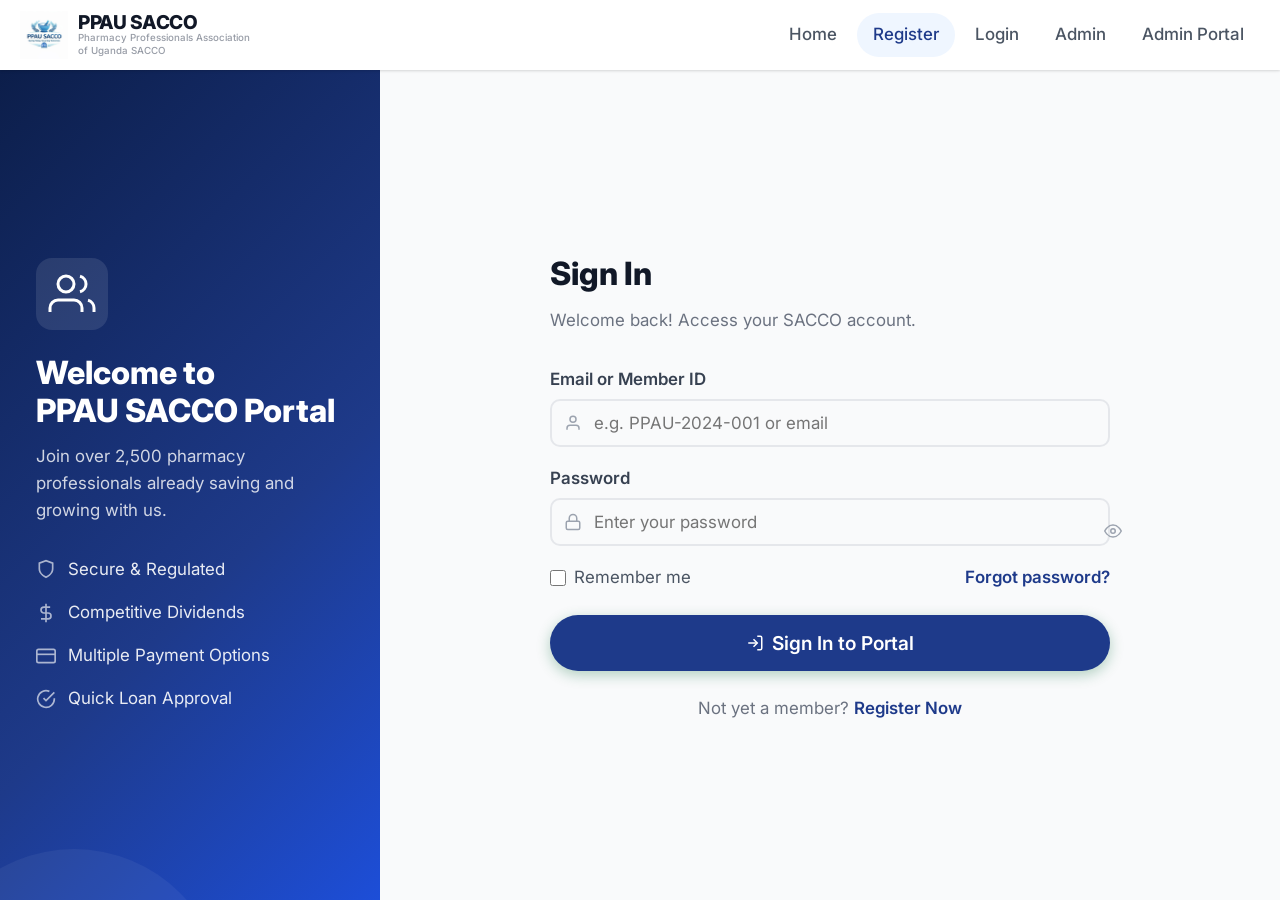
<file: portal.html>
<!DOCTYPE html>
<html lang="en">
<head>
  <meta charset="UTF-8" />
  <meta name="viewport" content="width=device-width, initial-scale=1.0" />
  <title>Member Portal | PPAU SACCO</title>
  <meta name="description" content="PPAU SACCO Member Portal - Register, manage your account, and make payments." />
  <link rel="stylesheet" href="styles.css" />
  <link rel="preconnect" href="https://fonts.googleapis.com" />
  <link href="https://fonts.googleapis.com/css2?family=Inter:wght@300;400;500;600;700;800;900&display=swap" rel="stylesheet" />
  <!-- Google Analytics 4 - Replace G-XXXXXXXXXX with your Measurement ID -->
  <script async src="https://www.googletagmanager.com/gtag/js?id=G-XXXXXXXXXX"></script>
  <script>
    window.dataLayer = window.dataLayer || [];
    function gtag(){dataLayer.push(arguments);}
    gtag('js', new Date());
    gtag('config', 'G-XXXXXXXXXX');
  </script>
</head>
<body class="portal-body">
  <!-- PORTAL NAV -->
  <header class="portal-header">
    <nav class="navbar">
      <a href="index.html" class="logo">
        <img src="ppau sacco logo.jpg" alt="PPAU SACCO Logo" class="logo-img">
        <div class="logo-text">
          <span class="logo-name" style="color:var(--gray-900)">PPAU SACCO</span>
          <span class="logo-tagline" style="color:var(--gray-500)">Pharmacy Professionals Association of Uganda SACCO</span>
        </div>
      </a>
      <div class="portal-nav-links">
        <a href="index.html" class="portal-nav-link">Home</a>
        <a href="#register" class="portal-nav-link active" id="navToRegister">Register</a>
        <a href="#login" class="portal-nav-link" id="navToLogin">Login</a>
        <a href="#admin" class="portal-nav-link" id="navToAdmin">Admin</a>
        <a href="admin.html" class="portal-nav-link" id="navToAdminPortal">Admin Portal</a>
        <a href="#payments" class="portal-nav-link" id="navToPayments" style="display:none">Payments</a>
        <a href="#dashboard" class="portal-nav-link" id="navToDashboard" style="display:none">Dashboard</a>
      </div>
    </nav>
  </header>

  <!-- AUTH SECTION: REGISTER / LOGIN -->
  <section class="portal-auth" id="authSection">
    <div class="portal-auth-bg"></div>
    <div class="portal-auth-container">
      <!-- AUTH SIDEBAR -->
      <div class="portal-auth-sidebar">
        <div class="portal-auth-sidebar-content">
          <div class="portal-auth-sidebar-icon">
            <svg width="48" height="48" viewBox="0 0 24 24" fill="none" stroke="currentColor" stroke-width="1.5">
              <path d="M17 21v-2a4 4 0 0 0-4-4H5a4 4 0 0 0-4 4v2"/>
              <circle cx="9" cy="7" r="4"/>
              <path d="M23 21v-2a4 4 0 0 0-3-3.87"/>
              <path d="M16 3.13a4 4 0 0 1 0 7.75"/>
            </svg>
          </div>
          <h2>Welcome to<br/>PPAU SACCO Portal</h2>
          <p>Join over 2,500 pharmacy professionals already saving and growing with us.</p>
          <div class="portal-auth-features">
            <div class="portal-auth-feature">
              <svg width="20" height="20" viewBox="0 0 24 24" fill="none" stroke="currentColor" stroke-width="2"><path d="M12 22s8-4 8-10V5l-8-3-8 3v7c0 6 8 10 8 10z"/></svg>
              <span>Secure & Regulated</span>
            </div>
            <div class="portal-auth-feature">
              <svg width="20" height="20" viewBox="0 0 24 24" fill="none" stroke="currentColor" stroke-width="2"><line x1="12" y1="1" x2="12" y2="23"/><path d="M17 5H9.5a3.5 3.5 0 0 0 0 7h5a3.5 3.5 0 0 1 0 7H6"/></svg>
              <span>Competitive Dividends</span>
            </div>
            <div class="portal-auth-feature">
              <svg width="20" height="20" viewBox="0 0 24 24" fill="none" stroke="currentColor" stroke-width="2"><rect x="1" y="4" width="22" height="16" rx="2" ry="2"/><line x1="1" y1="10" x2="23" y2="10"/></svg>
              <span>Multiple Payment Options</span>
            </div>
            <div class="portal-auth-feature">
              <svg width="20" height="20" viewBox="0 0 24 24" fill="none" stroke="currentColor" stroke-width="2"><path d="M22 11.08V12a10 10 0 1 1-5.93-9.14"/><polyline points="22 4 12 14.01 9 11.01"/></svg>
              <span>Quick Loan Approval</span>
            </div>
          </div>
        </div>
      </div>

      <!-- AUTH FORMS -->
      <div class="portal-auth-forms">
        <!-- LOGIN FORM -->
        <div class="auth-form-panel active" id="loginPanel">
          <div class="auth-form-header">
            <h2>Sign In</h2>
            <p>Welcome back! Access your SACCO account.</p>
          </div>
          <form id="loginForm" class="auth-form">
            <div class="form-group">
              <label for="loginEmail">Email or Member ID</label>
              <div class="input-with-icon">
                <svg width="18" height="18" viewBox="0 0 24 24" fill="none" stroke="currentColor" stroke-width="2"><path d="M20 21v-2a4 4 0 0 0-4-4H8a4 4 0 0 0-4 4v2"/><circle cx="12" cy="7" r="4"/></svg>
                <input type="text" id="loginEmail" placeholder="e.g. PPAU-2024-001 or email" required />
              </div>
            </div>
            <div class="form-group">
              <label for="loginPassword">Password</label>
              <div class="input-with-icon">
                <svg width="18" height="18" viewBox="0 0 24 24" fill="none" stroke="currentColor" stroke-width="2"><rect x="3" y="11" width="18" height="11" rx="2" ry="2"/><path d="M7 11V7a5 5 0 0 1 10 0v4"/></svg>
                <input type="password" id="loginPassword" placeholder="Enter your password" required />
                <button type="button" class="toggle-password" onclick="togglePassword('loginPassword', this)">
                  <svg width="18" height="18" viewBox="0 0 24 24" fill="none" stroke="currentColor" stroke-width="2"><path d="M1 12s4-8 11-8 11 8 11 8-4 8-11 8-11-8-11-8z"/><circle cx="12" cy="12" r="3"/></svg>
                </button>
              </div>
            </div>
            <div class="form-row-between">
              <label class="checkbox-label">
                <input type="checkbox" /> <span>Remember me</span>
              </label>
              <a href="#" class="form-link">Forgot password?</a>
            </div>
            <button type="submit" class="btn btn-primary btn-full btn-lg">
              <svg width="18" height="18" viewBox="0 0 24 24" fill="none" stroke="currentColor" stroke-width="2"><path d="M15 3h4a2 2 0 0 1 2 2v14a2 2 0 0 1-2 2h-4"/><polyline points="10 17 15 12 10 7"/><line x1="15" y1="12" x2="3" y2="12"/></svg>
              Sign In to Portal
            </button>
          </form>
          <div class="auth-form-footer">
            <p>Not yet a member? <a href="#" onclick="showPanel('register')" class="form-link">Register Now</a></p>
          </div>
        </div>

        <!-- REGISTER FORM -->
        <div class="auth-form-panel" id="registerPanel">
          <div class="auth-form-header">
            <h2>Create Account</h2>
            <p>Join PPAU SACCO and start your financial journey.</p>
          </div>
          <form id="registerForm" class="auth-form">
            <div class="form-steps">
              <div class="form-step active" data-step="1">
                <h4 class="step-title">Personal Information</h4>
                <div class="form-row">
                  <div class="form-group">
                    <label for="regFirstName">First Name *</label>
                    <input type="text" id="regFirstName" placeholder="First name" required />
                  </div>
                  <div class="form-group">
                    <label for="regLastName">Last Name *</label>
                    <input type="text" id="regLastName" placeholder="Last name" required />
                  </div>
                </div>
                <div class="form-row">
                  <div class="form-group">
                    <label for="regEmail">Email Address *</label>
                    <input type="email" id="regEmail" placeholder="your@email.com" required />
                  </div>
                  <div class="form-group">
                    <label for="regPhone">Phone Number *</label>
                    <input type="tel" id="regPhone" placeholder="+256 700 000 000" required />
                  </div>
                </div>
                <div class="form-row">
                  <div class="form-group">
                    <label for="regGender">Gender *</label>
                    <select id="regGender" required>
                      <option value="" disabled selected>Select gender</option>
                      <option value="male">Male</option>
                      <option value="female">Female</option>
                    </select>
                  </div>
                  <div class="form-group">
                    <label for="regDob">Date of Birth *</label>
                    <input type="date" id="regDob" required />
                  </div>
                </div>
                <div class="form-group">
                  <label for="regNin">AHP Reg No. *</label>
                  <input type="text" id="regNin" placeholder="CMXXXXXXXXX" required />
                </div>
              </div>

              <div class="form-step" data-step="2">
                <h4 class="step-title">Professional Details</h4>
                <div class="form-group">
                  <label for="regPharmacyLicense">PPAU Registration No. *</label>
                  <input type="text" id="regPharmacyLicense" placeholder="e.g. PPAU/REG/2024/001" required />
                </div>
                <div class="form-row">
                  <div class="form-group">
                    <label for="regPracticeType">Practice Type *</label>
                    <select id="regPracticeType" required>
                      <option value="" disabled selected>Select practice type</option>
                      <option value="community">Community Pharmacy</option>
                      <option value="hospital">Hospital Pharmacy</option>
                      <option value="industrial">Industrial Pharmacy</option>
                      <option value="academic">Academic / Research</option>
                      <option value="government">Government (Minsiteries/MDA)</option>
                      <option value="other">Other</option>
                    </select>
                  </div>
                  <div class="form-group">
                    <label for="regEmployer">Employer / Pharmacy Name</label>
                    <input type="text" id="regEmployer" placeholder="Where you practice" />
                  </div>
                </div>
                <div class="form-group">
                  <label for="regLocation">Work Location (District) *</label>
                  <input type="text" id="regLocation" placeholder="e.g. Kampala" required />
                </div>
                <div class="form-row">
                  <div class="form-group">
                    <label for="regSalary">Monthly Salary Range (UGX)</label>
                    <select id="regSalary">
                      <option value="" disabled selected>Select range</option>
                      <option value="0-500000">Below 500,000</option>
                      <option value="500000-1000000">500,000 - 1,000,000</option>
                      <option value="1000000-3000000">1,000,000 - 3,000,000</option>
                      <option value="3000000-5000000">3,000,000 - 5,000,000</option>
                      <option value="5000000+">Above 5,000,000</option>
                    </select>
                  </div>
                  <div class="form-group">
                    <label for="regMemberType">Member Type *</label>
                    <select id="regMemberType" required>
                      <option value="" disabled selected>Select type</option>
                      <option value="ordinary">Ordinary Member</option>
                      <option value="student">Student Pharmacist</option>
                      <option value="associate">Associate Member</option>
                    </select>
                  </div>
                </div>
              </div>

              <div class="form-step" data-step="3">
                <h4 class="step-title">Account Setup</h4>
                <div class="form-group">
                  <label for="regPassword">Create Password *</label>
                  <div class="input-with-icon">
                    <svg width="18" height="18" viewBox="0 0 24 24" fill="none" stroke="currentColor" stroke-width="2"><rect x="3" y="11" width="18" height="11" rx="2" ry="2"/><path d="M7 11V7a5 5 0 0 1 10 0v4"/></svg>
                    <input type="password" id="regPassword" placeholder="Min 8 characters" required minlength="8" />
                    <button type="button" class="toggle-password" onclick="togglePassword('regPassword', this)">
                      <svg width="18" height="18" viewBox="0 0 24 24" fill="none" stroke="currentColor" stroke-width="2"><path d="M1 12s4-8 11-8 11 8 11 8-4 8-11 8-11-8-11-8z"/><circle cx="12" cy="12" r="3"/></svg>
                    </button>
                  </div>
                  <div class="password-strength" id="passwordStrength">
                    <div class="strength-bar"><div class="strength-fill"></div></div>
                    <span class="strength-text">Password strength</span>
                  </div>
                </div>
                <div class="form-group">
                  <label for="regConfirmPassword">Confirm Password *</label>
                  <div class="input-with-icon">
                    <svg width="18" height="18" viewBox="0 0 24 24" fill="none" stroke="currentColor" stroke-width="2"><rect x="3" y="11" width="18" height="11" rx="2" ry="2"/><path d="M7 11V7a5 5 0 0 1 10 0v4"/></svg>
                    <input type="password" id="regConfirmPassword" placeholder="Re-enter password" required />
                  </div>
                </div>
                <div class="form-group">
                  <label for="regNextOfKin">Next of Kin Name *</label>
                  <input type="text" id="regNextOfKin" placeholder="Full name of next of kin" required />
                </div>
                <div class="form-group">
                  <label for="regNextOfKinPhone">Next of Kin Phone *</label>
                  <input type="tel" id="regNextOfKinPhone" placeholder="+256 700 000 000" required />
                </div>
                <div class="form-group">
                  <label for="regMonthlyContribution">Preferred Monthly Contribution (UGX) *</label>
                  <select id="regMonthlyContribution" required>
                    <option value="" disabled selected>Select amount</option>
                    <option value="20000">20,000</option>
                    <option value="50000">50,000</option>
                    <option value="100000">100,000</option>
                    <option value="200000">200,000</option>
                    <option value="500000">500,000</option>
                  </select>
                </div>
                <div class="terms-check">
                  <label class="checkbox-label">
                    <input type="checkbox" id="regTerms" required />
                    <span>I agree to the <a href="#" class="form-link">Terms & Conditions</a>, <a href="#" class="form-link">Constitution</a>, and <a href="#" class="form-link">Privacy Policy</a> of PPAU SACCO</span>
                  </label>
                </div>
              </div>
            </div>

            <div class="form-step-nav">
              <div class="step-indicators">
                <span class="step-dot active" data-step="1"></span>
                <span class="step-dot" data-step="2"></span>
                <span class="step-dot" data-step="3"></span>
              </div>
              <div class="step-buttons">
                <button type="button" class="btn btn-outline-dark" id="prevStep" style="display:none">Previous</button>
                <button type="button" class="btn btn-primary" id="nextStep">Next Step</button>
                <button type="submit" class="btn btn-primary" id="submitRegistration" style="display:none">
                  <svg width="18" height="18" viewBox="0 0 24 24" fill="none" stroke="currentColor" stroke-width="2"><path d="M22 11.08V12a10 10 0 1 1-5.93-9.14"/><polyline points="22 4 12 14.01 9 11.01"/></svg>
                  Complete Registration
                </button>
              </div>
            </div>
          </form>
          <div class="auth-form-footer">
            <p>Already a member? <a href="#" onclick="showPanel('login')" class="form-link">Sign In</a></p>
          </div>
        </div>

        <!-- PAYMENT PANEL (after registration) -->
        <div class="auth-form-panel" id="paymentPanel">
          <div class="auth-form-header">
            <h2>Complete Registration Payment</h2>
            <p>Pay the membership fee of <strong>UGX 20,000</strong> and purchase minimum shares <strong>UGX 100,000</strong>.</p>
          </div>
          <div class="payment-summary-bar">
            <div class="payment-summary-item">
              <span class="label">Membership Fee</span>
              <span class="value">UGX 20,000</span>
            </div>
            <div class="payment-summary-divider"></div>
            <div class="payment-summary-item">
              <span class="label">Share Capital (5 shares)</span>
              <span class="value">UGX 100,000</span>
            </div>
            <div class="payment-summary-divider"></div>
            <div class="payment-summary-item total">
              <span class="label">Total Due</span>
              <span class="value">UGX 120,000</span>
            </div>
          </div>

          <div class="payment-methods" id="paymentMethods">
            <h4>Select Payment Method</h4>

            <!-- Bank Transfer -->
            <div class="payment-method-card" data-method="bank" onclick="selectPaymentMethod(this)">
              <div class="payment-method-header">
                <div class="payment-method-icon bank-icon">
                  <svg width="28" height="28" viewBox="0 0 24 24" fill="none" stroke="currentColor" stroke-width="1.5"><path d="M3 21h18"/><path d="M3 10h18"/><path d="M5 6l7-3 7 3"/><path d="M4 10v11"/><path d="M20 10v11"/><path d="M8 10v11"/><path d="M12 10v11"/><path d="M16 10v11"/></svg>
                </div>
                <div class="payment-method-info">
                  <h4>Bank Transfer</h4>
                  <p>Transfer to our bank account</p>
                </div>
                <div class="payment-method-radio"><div class="radio-dot"></div></div>
              </div>
              <div class="payment-method-details">
                <div class="bank-details-grid">
                  <div class="bank-detail">
                    <span class="bank-label">Bank Name</span>
                    <span class="bank-value">Centenary Bank</span>
                  </div>
                  <div class="bank-detail">
                    <span class="bank-label">Account Name</span>
                    <span class="bank-value">PPAU SACCO</span>
                  </div>
                  <div class="bank-detail">
                    <span class="bank-label">Account Number</span>
                    <span class="bank-value account-number">3200123456789</span>
                  </div>
                  <div class="bank-detail">
                    <span class="bank-label">Branch</span>
                    <span class="bank-value">Kampala Main</span>
                  </div>
                  <div class="bank-detail">
                    <span class="bank-label">Swift Code</span>
                    <span class="bank-value">CERBUGKA</span>
                  </div>
                </div>
                <div class="payment-instructions">
                  <h5>Instructions</h5>
                  <ol>
                    <li>Transfer exactly <strong>UGX 120,000</strong> to the account above</li>
                    <li>Use your <strong>full name</strong> as the payment reference</li>
                    <li>Take a screenshot or photo of the transaction receipt</li>
                    <li>Upload proof of payment below</li>
                  </ol>
                </div>
                <div class="upload-proof" id="bankUpload">
                  <label class="upload-area">
                    <input type="file" accept="image/*,.pdf" onchange="handleProofUpload(this, 'bank')" />
                    <svg width="32" height="32" viewBox="0 0 24 24" fill="none" stroke="currentColor" stroke-width="1.5"><path d="M21 15v4a2 2 0 0 1-2 2H5a2 2 0 0 1-2-2v-4"/><polyline points="17 8 12 3 7 8"/><line x1="12" y1="3" x2="12" y2="15"/></svg>
                    <span>Click or drag to upload receipt</span>
                    <small>PNG, JPG or PDF (max 5MB)</small>
                  </label>
                  <div class="upload-preview" style="display:none"></div>
                </div>
              </div>
            </div>

            <!-- Airtel Money -->
            <div class="payment-method-card" data-method="airtel" onclick="selectPaymentMethod(this)">
              <div class="payment-method-header">
                <div class="payment-method-icon airtel-icon">
                  <svg width="28" height="28" viewBox="0 0 24 24" fill="none" stroke="currentColor" stroke-width="1.5"><rect x="5" y="2" width="14" height="20" rx="2" ry="2"/><line x1="12" y1="18" x2="12.01" y2="18"/></svg>
                </div>
                <div class="payment-method-info">
                  <h4>Airtel Money</h4>
                  <p>Pay via Airtel Mobile Money</p>
                </div>
                <div class="payment-method-radio"><div class="radio-dot"></div></div>
              </div>
              <div class="payment-method-details">
                <div class="mobile-money-info">
                  <div class="mm-number-display">
                    <span class="mm-label">Send to Airtel Money Number</span>
                    <span class="mm-number" id="airtelNumber">0765 568 050</span>
                    <button class="copy-btn" onclick="copyToClipboard('0700123456')">
                      <svg width="16" height="16" viewBox="0 0 24 24" fill="none" stroke="currentColor" stroke-width="2"><rect x="9" y="9" width="13" height="13" rx="2" ry="2"/><path d="M5 15H4a2 2 0 0 1-2-2V4a2 2 0 0 1 2-2h9a2 2 0 0 1 2 2v1"/></svg>
                      Copy
                    </button>
                  </div>
                  <div class="mm-details">
                    <div class="mm-detail"><span>Name:</span><span>PPAU SACCO</span></div>
                    <div class="mm-detail"><span>Reference:</span><span>Your Full Name</span></div>
                    <div class="mm-detail"><span>Amount:</span><strong>UGX 150,000</strong></div>
                  </div>
                </div>
                <div class="payment-instructions">
                  <h5>Steps</h5>
                  <ol>
                    <li>Dial <strong>*185#</strong> on your Airtel line</li>
                    <li>Select <strong>"Send Money"</strong></li>
                    <li>Enter <strong>0765 568 050</strong> as recipient</li>
                    <li>Enter amount: <strong>150,000</strong></li>
                    <li>Enter your <strong>SACCO reference</strong> (your full name)</li>
                    <li>Confirm with your PIN</li>
                    <li>Take a screenshot of the confirmation SMS</li>
                  </ol>
                </div>
                <div class="upload-proof">
                  <label class="upload-area">
                    <input type="file" accept="image/*,.pdf" onchange="handleProofUpload(this, 'airtel')" />
                    <svg width="32" height="32" viewBox="0 0 24 24" fill="none" stroke="currentColor" stroke-width="1.5"><path d="M21 15v4a2 2 0 0 1-2 2H5a2 2 0 0 1-2-2v-4"/><polyline points="17 8 12 3 7 8"/><line x1="12" y1="3" x2="12" y2="15"/></svg>
                    <span>Upload confirmation screenshot</span>
                    <small>PNG or JPG (max 5MB)</small>
                  </label>
                  <div class="upload-preview" style="display:none"></div>
                </div>
              </div>
            </div>

            <!-- MTN MoMo Pay -->
            <div class="payment-method-card" data-method="momo" onclick="selectPaymentMethod(this)">
              <div class="payment-method-header">
                <div class="payment-method-icon momo-icon">
                  <svg width="28" height="28" viewBox="0 0 24 24" fill="none" stroke="currentColor" stroke-width="1.5"><rect x="5" y="2" width="14" height="20" rx="2" ry="2"/><line x1="12" y1="18" x2="12.01" y2="18"/></svg>
                </div>
                <div class="payment-method-info">
                  <h4>MTN Mobile Money (MoMo)</h4>
                  <p>Pay via MTN MoMo or MoMo Pay</p>
                </div>
                <div class="payment-method-radio"><div class="radio-dot"></div></div>
              </div>
              <div class="payment-method-details">
                <div class="mobile-money-info">
                  <div class="mm-number-display">
                    <span class="mm-label">Send to MTN MoMo Number</span>
                    <span class="mm-number momo-color" id="momoNumber">0765 568 050</span>
                    <button class="copy-btn" onclick="copyToClipboard('0780456789')">
                      <svg width="16" height="16" viewBox="0 0 24 24" fill="none" stroke="currentColor" stroke-width="2"><rect x="9" y="9" width="13" height="13" rx="2" ry="2"/><path d="M5 15H4a2 2 0 0 1-2-2V4a2 2 0 0 1 2-2h9a2 2 0 0 1 2 2v1"/></svg>
                      Copy
                    </button>
                  </div>
                  <div class="mm-details">
                    <div class="mm-detail"><span>Name:</span><span>PPAU SACCO</span></div>
                    <div class="mm-detail"><span>Reference:</span><span>Your Full Name</span></div>
                    <div class="mm-detail"><span>Amount:</span><strong>UGX 150,000</strong></div>
                  </div>
                </div>
                <div class="payment-instructions">
                  <h5>Steps</h5>
                  <ol>
                    <li>Dial <strong>*165#</strong> on your MTN line</li>
                    <li>Select <strong>"Send Money"</strong></li>
                    <li>Enter <strong>0765 568 050</strong> as recipient</li>
                    <li>Enter amount: <strong>150,000</strong></li>
                    <li>Enter reference: <strong>Your Full Name</strong></li>
                    <li>Confirm with your PIN</li>
                    <li>Take a screenshot of the confirmation</li>
                  </ol>
                  <div class="momo-pay-option">
                    <p><strong>Or use MoMo Pay:</strong> Scan the QR code below at any PPAU SACCO pay point, or enter Business Number <strong>PPAU001</strong> in the MTN MoMo app under MoMo Pay.</p>
                    <div class="qr-placeholder">
                      <div class="qr-box">
                        <svg width="80" height="80" viewBox="0 0 24 24" fill="none" stroke="currentColor" stroke-width="0.5" opacity="0.3">
                          <rect x="2" y="2" width="8" height="8" rx="1"/><rect x="14" y="2" width="8" height="8" rx="1"/><rect x="2" y="14" width="8" height="8" rx="1"/>
                          <rect x="4" y="4" width="4" height="4" rx="0.5" fill="currentColor"/><rect x="16" y="4" width="4" height="4" rx="0.5" fill="currentColor"/><rect x="4" y="16" width="4" height="4" rx="0.5" fill="currentColor"/>
                          <rect x="14" y="14" width="2" height="2"/><rect x="18" y="14" width="2" height="2"/><rect x="14" y="18" width="2" height="2"/><rect x="20" y="14" width="2" height="2"/>
                        </svg>
                        <span>Business: PPAU001</span>
                      </div>
                    </div>
                  </div>
                </div>
                <div class="upload-proof">
                  <label class="upload-area">
                    <input type="file" accept="image/*,.pdf" onchange="handleProofUpload(this, 'momo')" />
                    <svg width="32" height="32" viewBox="0 0 24 24" fill="none" stroke="currentColor" stroke-width="1.5"><path d="M21 15v4a2 2 0 0 1-2 2H5a2 2 0 0 1-2-2v-4"/><polyline points="17 8 12 3 7 8"/><line x1="12" y1="3" x2="12" y2="15"/></svg>
                    <span>Upload confirmation screenshot</span>
                    <small>PNG or JPG (max 5MB)</small>
                  </label>
                  <div class="upload-preview" style="display:none"></div>
                </div>
              </div>
            </div>

            <!-- Visa Card -->
            <div class="payment-method-card" data-method="visa" onclick="selectPaymentMethod(this)">
              <div class="payment-method-header">
                <div class="payment-method-icon visa-icon">
                  <svg width="28" height="28" viewBox="0 0 24 24" fill="none" stroke="currentColor" stroke-width="1.5"><rect x="1" y="4" width="22" height="16" rx="2" ry="2"/><line x1="1" y1="10" x2="23" y2="10"/></svg>
                </div>
                <div class="payment-method-info">
                  <h4>Visa / Debit Card</h4>
                  <p>Pay securely with your card</p>
                </div>
                <div class="payment-method-radio"><div class="radio-dot"></div></div>
              </div>
              <div class="payment-method-details">
                <div class="card-payment-form">
                  <div class="card-brands">
                    <span class="card-brand visa-brand">VISA</span>
                    <span class="card-brand mastercard-brand">MasterCard</span>
                    <span class="card-brand unionpay-brand">UnionPay</span>
                  </div>
                  <div class="secure-badge">
                    <svg width="16" height="16" viewBox="0 0 24 24" fill="none" stroke="currentColor" stroke-width="2"><path d="M12 22s8-4 8-10V5l-8-3-8 3v7c0 6 8 10 8 10z"/></svg>
                    Secured by SSL encryption
                  </div>
                  <div class="form-group">
                    <label for="cardName">Name on Card *</label>
                    <input type="text" id="cardName" placeholder="As it appears on your card" />
                  </div>
                  <div class="form-group">
                    <label for="cardNumber">Card Number *</label>
                    <div class="input-with-icon">
                      <svg width="18" height="18" viewBox="0 0 24 24" fill="none" stroke="currentColor" stroke-width="2"><rect x="1" y="4" width="22" height="16" rx="2" ry="2"/><line x1="1" y1="10" x2="23" y2="10"/></svg>
                      <input type="text" id="cardNumber" placeholder="1234 5678 9012 3456" maxlength="19" oninput="formatCardNumber(this)" />
                    </div>
                  </div>
                  <div class="form-row">
                    <div class="form-group">
                      <label for="cardExpiry">Expiry Date *</label>
                      <input type="text" id="cardExpiry" placeholder="MM/YY" maxlength="5" oninput="formatExpiry(this)" />
                    </div>
                    <div class="form-group">
                      <label for="cardCvv">CVV *</label>
                      <div class="input-with-icon">
                        <svg width="18" height="18" viewBox="0 0 24 24" fill="none" stroke="currentColor" stroke-width="2"><rect x="3" y="11" width="18" height="11" rx="2" ry="2"/><path d="M7 11V7a5 5 0 0 1 10 0v4"/></svg>
                        <input type="password" id="cardCvv" placeholder="123" maxlength="4" />
                      </div>
                    </div>
                  </div>
                  <div class="form-group">
                    <label for="cardAmount">Amount (UGX)</label>
                    <input type="text" id="cardAmount" value="150,000" readonly class="readonly-input" />
                  </div>
                  <button type="button" class="btn btn-primary btn-full btn-lg" onclick="processCardPayment()">
                    <svg width="18" height="18" viewBox="0 0 24 24" fill="none" stroke="currentColor" stroke-width="2"><path d="M12 22s8-4 8-10V5l-8-3-8 3v7c0 6 8 10 8 10z"/></svg>
                    Pay UGX 150,000 Securely
                  </button>
                  <p class="card-note">By clicking Pay, you agree to our payment terms. Your card details are encrypted and never stored on our servers.</p>
                </div>
              </div>
            </div>
          </div>

          <div class="payment-confirm-section">
            <button type="button" class="btn btn-primary btn-full btn-lg" onclick="confirmPayment()">
              <svg width="18" height="18" viewBox="0 0 24 24" fill="none" stroke="currentColor" stroke-width="2"><path d="M22 11.08V12a10 10 0 1 1-5.93-9.14"/><polyline points="22 4 12 14.01 9 11.01"/></svg>
              I've Completed Payment - Confirm
            </button>
            <p class="payment-note">After payment, click the button above. Our team will verify your payment within 24-48 hours and activate your account.</p>
          </div>
        </div>
      </div>
    </div>
  </section>

  <!-- ADMIN PORTAL (hidden by default) -->
  <section class="portal-admin" id="adminSection" style="display:none">
    <div class="admin-shell">
      <div class="admin-card admin-intro">
        <div>
          <span class="section-tag">Admin Review</span>
          <h2>Membership approval and payment verification</h2>
          <p>Review new member applications and verify payment evidence before activating accounts.</p>
        </div>
        <div class="admin-badge">Secure internal access</div>
      </div>

      <div class="auth-form-panel active" id="adminLoginPanel">
        <form id="adminLoginForm" class="auth-form">
          <div class="form-group">
            <label for="adminEmail">Admin Email</label>
            <input type="email" id="adminEmail" placeholder="admin@ppausacco.org" required />
          </div>
          <div class="form-group">
            <label for="adminPassword">Admin Password</label>
            <input type="password" id="adminPassword" placeholder="Enter admin password" required />
          </div>
          <button type="submit" class="btn btn-primary btn-full btn-lg">Access Admin Portal</button>
        </form>
      </div>

      <div class="auth-form-panel" id="adminDashboardPanel">
        <div class="admin-toolbar">
          <div>
            <h3>Approval queue</h3>
            <p>Approve registrations and verify payments quickly.</p>
          </div>
          <button type="button" class="btn btn-outline-dark" onclick="logoutAdmin()">Logout</button>
        </div>

        <div class="admin-grid">
          <div class="admin-panel-card">
            <div class="admin-panel-header">
              <h4>Pending registrations</h4>
              <span class="admin-pill">Review</span>
            </div>
            <div id="adminRegistrationsList" class="admin-list"></div>
          </div>
          <div class="admin-panel-card">
            <div class="admin-panel-header">
              <h4>Pending payments</h4>
              <span class="admin-pill">Verify</span>
            </div>
            <div id="adminPaymentsList" class="admin-list"></div>
          </div>
        </div>
      </div>
    </div>
  </section>

  <!-- MEMBER DASHBOARD (hidden by default) -->
  <section class="portal-dashboard" id="dashboardSection" style="display:none">
    <div class="dashboard-container">
      <aside class="dashboard-sidebar">
        <div class="sidebar-profile">
          <div class="sidebar-avatar">JD</div>
          <h4 id="dashName">John Doe</h4>
          <span class="member-id" id="dashMemberId">PPAU-2026-0001</span>
          <span class="member-status active-status">Active Member</span>
        </div>
        <nav class="sidebar-nav">
          <a href="#" class="sidebar-link active" onclick="showDashTab(this, 'overview')">
            <svg width="18" height="18" viewBox="0 0 24 24" fill="none" stroke="currentColor" stroke-width="2"><rect x="3" y="3" width="7" height="7"/><rect x="14" y="3" width="7" height="7"/><rect x="14" y="14" width="7" height="7"/><rect x="3" y="14" width="7" height="7"/></svg>
            Overview
          </a>
          <a href="#" class="sidebar-link" onclick="showDashTab(this, 'savings')">
            <svg width="18" height="18" viewBox="0 0 24 24" fill="none" stroke="currentColor" stroke-width="2"><path d="M19 21H5a2 2 0 0 1-2-2V5a2 2 0 0 1 2-2h11l5 5v11a2 2 0 0 1-2 2z"/><polyline points="17 21 17 13 7 13 7 21"/><polyline points="7 3 7 8 15 8"/></svg>
            My Savings
          </a>
          <a href="#" class="sidebar-link" onclick="showDashTab(this, 'loans')">
            <svg width="18" height="18" viewBox="0 0 24 24" fill="none" stroke="currentColor" stroke-width="2"><line x1="12" y1="1" x2="12" y2="23"/><path d="M17 5H9.5a3.5 3.5 0 0 0 0 7h5a3.5 3.5 0 0 1 0 7H6"/></svg>
            My Loans
          </a>
          <a href="#" class="sidebar-link" onclick="showDashTab(this, 'contributions')">
            <svg width="18" height="18" viewBox="0 0 24 24" fill="none" stroke="currentColor" stroke-width="2"><rect x="1" y="4" width="22" height="16" rx="2" ry="2"/><line x1="1" y1="10" x2="23" y2="10"/></svg>
            Contributions
          </a>
          <a href="#" class="sidebar-link" onclick="showDashTab(this, 'elections')">
            <svg width="18" height="18" viewBox="0 0 24 24" fill="none" stroke="currentColor" stroke-width="2"><path d="M17 21v-2a4 4 0 0 0-4-4H5a4 4 0 0 0-4 4v2"/><circle cx="9" cy="7" r="4"/><path d="M23 21v-2a4 4 0 0 0-3-3.87"/><path d="M16 3.13a4 4 0 0 1 0 7.75"/></svg>
            Elections
          </a>
          <a href="#" class="sidebar-link" onclick="showDashTab(this, 'settings')">
            <svg width="18" height="18" viewBox="0 0 24 24" fill="none" stroke="currentColor" stroke-width="2"><circle cx="12" cy="12" r="3"/><path d="M19.4 15a1.65 1.65 0 0 0 .33 1.82l.06.06a2 2 0 0 1 0 2.83 2 2 0 0 1-2.83 0l-.06-.06a1.65 1.65 0 0 0-1.82-.33 1.65 1.65 0 0 0-1 1.51V21a2 2 0 0 1-2 2 2 2 0 0 1-2-2v-.09A1.65 1.65 0 0 0 9 19.4a1.65 1.65 0 0 0-1.82.33l-.06.06a2 2 0 0 1-2.83 0 2 2 0 0 1 0-2.83l.06-.06A1.65 1.65 0 0 0 4.68 15a1.65 1.65 0 0 0-1.51-1H3a2 2 0 0 1-2-2 2 2 0 0 1 2-2h.09A1.65 1.65 0 0 0 4.6 9a1.65 1.65 0 0 0-.33-1.82l-.06-.06a2 2 0 0 1 0-2.83 2 2 0 0 1 2.83 0l.06.06A1.65 1.65 0 0 0 9 4.68a1.65 1.65 0 0 0 1-1.51V3a2 2 0 0 1 2-2 2 2 0 0 1 2 2v.09a1.65 1.65 0 0 0 1 1.51 1.65 1.65 0 0 0 1.82-.33l.06-.06a2 2 0 0 1 2.83 0 2 2 0 0 1 0 2.83l-.06.06A1.65 1.65 0 0 0 19.4 9a1.65 1.65 0 0 0 1.51 1H21a2 2 0 0 1 2 2 2 2 0 0 1-2 2h-.09a1.65 1.65 0 0 0-1.51 1z"/></svg>
            Settings
          </a>
          <a href="#" class="sidebar-link sidebar-logout" onclick="logout()">
            <svg width="18" height="18" viewBox="0 0 24 24" fill="none" stroke="currentColor" stroke-width="2"><path d="M9 21H5a2 2 0 0 1-2-2V5a2 2 0 0 1 2-2h4"/><polyline points="16 17 21 12 16 7"/><line x1="21" y1="12" x2="9" y2="12"/></svg>
            Logout
          </a>
        </nav>
      </aside>

      <main class="dashboard-main">
        <!-- OVERVIEW TAB -->
        <div class="dash-tab active" id="dashOverview">
          <div class="dash-header">
            <h2>Welcome back, <span id="dashWelcomeName">John</span>!</h2>
            <p>Here's your account summary</p>
          </div>
          <div class="dash-cards">
            <div class="dash-card green-card">
              <div class="dash-card-icon">
                <svg width="24" height="24" viewBox="0 0 24 24" fill="none" stroke="currentColor" stroke-width="2"><path d="M19 21H5a2 2 0 0 1-2-2V5a2 2 0 0 1 2-2h11l5 5v11a2 2 0 0 1-2 2z"/><polyline points="17 21 17 13 7 13 7 21"/><polyline points="7 3 7 8 15 8"/></svg>
              </div>
              <span class="dash-card-label">Total Savings</span>
              <span class="dash-card-value" id="dashSavings">UGX 2,450,000</span>
              <span class="dash-card-change positive">+12% this quarter</span>
            </div>
            <div class="dash-card blue-card">
              <div class="dash-card-icon">
                <svg width="24" height="24" viewBox="0 0 24 24" fill="none" stroke="currentColor" stroke-width="2"><line x1="12" y1="1" x2="12" y2="23"/><path d="M17 5H9.5a3.5 3.5 0 0 0 0 7h5a3.5 3.5 0 0 1 0 7H6"/></svg>
              </div>
              <span class="dash-card-label">Shares Owned</span>
              <span class="dash-card-value">10 Shares</span>
              <span class="dash-card-change">Value: UGX 100,000</span>
            </div>
            <div class="dash-card purple-card">
              <div class="dash-card-icon">
                <svg width="24" height="24" viewBox="0 0 24 24" fill="none" stroke="currentColor" stroke-width="2"><rect x="1" y="4" width="22" height="16" rx="2" ry="2"/><line x1="1" y1="10" x2="23" y2="10"/></svg>
              </div>
              <span class="dash-card-label">Active Loans</span>
              <span class="dash-card-value">UGX 0</span>
              <span class="dash-card-change">No active loans</span>
            </div>
            <div class="dash-card orange-card">
              <div class="dash-card-icon">
                <svg width="24" height="24" viewBox="0 0 24 24" fill="none" stroke="currentColor" stroke-width="2"><circle cx="12" cy="12" r="10"/><polyline points="12 6 12 12 16 14"/></svg>
              </div>
              <span class="dash-card-label">Next Contribution</span>
              <span class="dash-card-value">UGX 100,000</span>
              <span class="dash-card-change">Due: 1st Aug 2026</span>
            </div>
          </div>

          <div class="dash-section">
            <h3>Recent Transactions</h3>
            <div class="dash-table-wrapper">
              <table class="dash-table">
                <thead>
                  <tr>
                    <th>Date</th>
                    <th>Description</th>
                    <th>Type</th>
                    <th>Amount</th>
                    <th>Status</th>
                  </tr>
                </thead>
                <tbody>
                  <tr>
                    <td>01 Jul 2026</td>
                    <td>Monthly Contribution</td>
                    <td>Credit</td>
                    <td class="positive-amount">+UGX 100,000</td>
                    <td><span class="status-badge completed">Completed</span></td>
                  </tr>
                  <tr>
                    <td>01 Jun 2026</td>
                    <td>Monthly Contribution</td>
                    <td>Credit</td>
                    <td class="positive-amount">+UGX 100,000</td>
                    <td><span class="status-badge completed">Completed</span></td>
                  </tr>
                  <tr>
                    <td>15 May 2026</td>
                    <td>Share Purchase (5 shares)</td>
                    <td>Debit</td>
                    <td class="negative-amount">-UGX 50,000</td>
                    <td><span class="status-badge completed">Completed</span></td>
                  </tr>
                  <tr>
                    <td>01 May 2026</td>
                    <td>Monthly Contribution</td>
                    <td>Credit</td>
                    <td class="positive-amount">+UGX 100,000</td>
                    <td><span class="status-badge completed">Completed</span></td>
                  </tr>
                </tbody>
              </table>
            </div>
          </div>
        </div>

        <!-- SAVINGS TAB -->
        <div class="dash-tab" id="dashSavings">
          <div class="dash-header">
            <h2>My Savings</h2>
            <p>Track your savings and dividends</p>
          </div>
          <div class="dash-cards">
            <div class="dash-card green-card">
              <span class="dash-card-label">Total Savings Balance</span>
              <span class="dash-card-value">UGX 2,450,000</span>
            </div>
            <div class="dash-card blue-card">
              <span class="dash-card-label">Pending Dividends (2026)</span>
              <span class="dash-card-value">UGX 367,500</span>
              <span class="dash-card-change">15% projected rate</span>
            </div>
          </div>
        </div>

        <!-- LOANS TAB -->
        <div class="dash-tab" id="dashLoans">
          <div class="dash-header">
            <h2>My Loans</h2>
            <p>Apply for and manage your loans</p>
          </div>
          <div class="loan-apply-card">
            <h3>Apply for a Loan</h3>
            <p>You are eligible to borrow up to <strong>UGX 3,000,000</strong> based on your savings balance.</p>
            <a href="#contact" class="btn btn-primary">Apply for Loan</a>
          </div>
        </div>

        <!-- CONTRIBUTIONS TAB -->
        <div class="dash-tab" id="dashContributions">
          <div class="dash-header">
            <h2>Contributions</h2>
            <p>View and manage your monthly contributions</p>
          </div>
          <div class="dash-cards">
            <div class="dash-card green-card">
              <span class="dash-card-label">Monthly Contribution</span>
              <span class="dash-card-value">UGX 100,000</span>
            </div>
            <div class="dash-card blue-card">
              <span class="dash-card-label">Total Contributions (2026)</span>
              <span class="dash-card-value">UGX 700,000</span>
            </div>
          </div>
        </div>

        <!-- ELECTIONS TAB -->
        <div class="dash-tab" id="dashElections">
          <div class="dash-header">
            <h2>Leadership Elections</h2>
            <p>Vote for the position of your choice when elections are called</p>
          </div>
          <div id="dashElectionsList" class="elections-list"></div>
        </div>

        <!-- SETTINGS TAB -->
        <div class="dash-tab" id="dashSettings">
          <div class="dash-header">
            <h2>Account Settings</h2>
            <p>Manage your account preferences</p>
          </div>
          <div class="settings-card">
            <h3>Profile Information</h3>
            <form class="settings-form">
              <div class="form-row">
                <div class="form-group">
                  <label>First Name</label>
                  <input type="text" value="John" />
                </div>
                <div class="form-group">
                  <label>Last Name</label>
                  <input type="text" value="Doe" />
                </div>
              </div>
              <div class="form-row">
                <div class="form-group">
                  <label>Email</label>
                  <input type="email" value="john.doe@email.com" />
                </div>
                <div class="form-group">
                  <label>Phone</label>
                  <input type="tel" value="+256 700 123 456" />
                </div>
              </div>
              <button type="button" class="btn btn-primary">Save Changes</button>
            </form>
          </div>
        </div>
      </main>
    </div>
  </section>

  <!-- NOTIFICATION CONTAINER -->
  <div id="portalNotifications"></div>

  <script src="script.js"></script>
</body>
</html>
</file>
<file: styles.css>
/* ===== RESET & BASE ===== */
*,
*::before,
*::after {
  margin: 0;
  padding: 0;
  box-sizing: border-box;
}

:root {
  --green-900: #0c1e4a;
  --green-800: #1e3a8a;
  --green-700: #1d4ed8;
  --green-600: #2563eb;
  --green-500: #3b82f6;
  --green-400: #60a5fa;
  --green-100: #dbeafe;
  --green-50: #eff6ff;

  --blue-700: #1d4ed8;
  --blue-500: #3b82f6;
  --blue-100: #dbeafe;

  --purple-700: #4338ca;
  --purple-500: #6366f1;
  --purple-100: #e0e7ff;

  --orange-700: #1e40af;
  --orange-500: #60a5fa;
  --orange-100: #eff6ff;

  --gray-900: #111827;
  --gray-800: #1f2937;
  --gray-700: #374151;
  --gray-600: #4b5563;
  --gray-500: #6b7280;
  --gray-400: #9ca3af;
  --gray-300: #d1d5db;
  --gray-200: #e5e7eb;
  --gray-100: #f3f4f6;
  --gray-50: #f9fafb;
  --white: #ffffff;

  --shadow-sm: 0 1px 2px rgba(0, 0, 0, 0.05);
  --shadow: 0 1px 3px rgba(0, 0, 0, 0.1), 0 1px 2px rgba(0, 0, 0, 0.06);
  --shadow-md: 0 4px 6px -1px rgba(0, 0, 0, 0.1), 0 2px 4px -1px rgba(0, 0, 0, 0.06);
  --shadow-lg: 0 10px 15px -3px rgba(0, 0, 0, 0.1), 0 4px 6px -2px rgba(0, 0, 0, 0.05);
  --shadow-xl: 0 20px 25px -5px rgba(0, 0, 0, 0.1), 0 10px 10px -5px rgba(0, 0, 0, 0.04);

  --radius-sm: 6px;
  --radius: 10px;
  --radius-lg: 16px;
  --radius-xl: 24px;
  --radius-full: 9999px;

  --transition: all 0.3s cubic-bezier(0.4, 0, 0.2, 1);
}

html {
  scroll-behavior: smooth;
  scroll-padding-top: 80px;
  font-size: clamp(14px, 1.1vw + 0.5rem, 18px);
}

body {
  font-family: 'Inter', -apple-system, BlinkMacSystemFont, 'Segoe UI', sans-serif;
  color: var(--gray-800);
  background: var(--white);
  line-height: 1.6;
  overflow-x: hidden;
}

a {
  text-decoration: none;
  color: inherit;
}

ul {
  list-style: none;
}

img {
  max-width: 100%;
  display: block;
}

.container {
  max-width: 1200px;
  margin: 0 auto;
  padding: 0 24px;
}

/* ===== BUTTONS ===== */
.btn {
  display: inline-flex;
  align-items: center;
  gap: 8px;
  padding: 12px 28px;
  border-radius: var(--radius-full);
  font-weight: 600;
  font-size: clamp(0.85rem, 0.9vw + 0.3rem, 1rem);
  border: none;
  cursor: pointer;
  transition: var(--transition);
  font-family: inherit;
}

.btn-primary {
  background: var(--green-800);
  color: var(--white);
  box-shadow: 0 4px 14px rgba(10, 110, 58, 0.3);
}

.btn-primary:hover {
  background: var(--green-700);
  box-shadow: 0 6px 20px rgba(10, 110, 58, 0.4);
  transform: translateY(-2px);
}

.btn-outline {
  background: transparent;
  color: var(--white);
  border: 2px solid rgba(255, 255, 255, 0.4);
}

.btn-outline:hover {
  background: rgba(255, 255, 255, 0.1);
  border-color: var(--white);
  transform: translateY(-2px);
}

.btn-lg {
  padding: 16px 36px;
  font-size: clamp(0.95rem, 1vw + 0.35rem, 1.15rem);
}

.btn-sm {
  padding: 10px 20px;
  font-size: clamp(0.8rem, 0.9vw + 0.3rem, 0.95rem);
}

.btn-full {
  width: 100%;
  justify-content: center;
}

/* ===== NAVIGATION ===== */
#header {
  position: fixed;
  top: 0;
  left: 0;
  right: 0;
  z-index: 1000;
  transition: var(--transition);
}

#header.scrolled {
  background: rgba(255, 255, 255, 0.95);
  backdrop-filter: blur(20px);
  box-shadow: var(--shadow-md);
}

.navbar {
  max-width: 1280px;
  margin: 0 auto;
  padding: 0 20px;
  display: flex;
  align-items: center;
  justify-content: space-between;
  height: 80px;
  gap: 16px;
}

.logo {
  display: flex;
  align-items: center;
  gap: 10px;
  flex-shrink: 0;
}

.logo-img {
  height: 48px;
  width: auto;
  object-fit: contain;
}

.logo-icon {
  width: 44px;
  height: 44px;
  background: var(--green-800);
  color: var(--white);
  border-radius: var(--radius);
  display: flex;
  align-items: center;
  justify-content: center;
  font-weight: 800;
  font-size: 1rem;
  letter-spacing: -0.5px;
}

.logo-text {
  display: flex;
  flex-direction: column;
}

.logo-name {
  font-weight: 800;
  font-size: clamp(0.95rem, 1vw + 0.35rem, 1.2rem);
  color: var(--white);
  line-height: 1;
  letter-spacing: -0.5px;
}

.logo-tagline {
  font-size: clamp(0.52rem, 0.55vw + 0.15rem, 0.68rem);
  opacity: 0.7;
  color: var(--white);
  font-weight: 500;
  line-height: 1.3;
  max-width: 180px;
}

#header.scrolled .logo-name {
  color: var(--gray-900);
}

#header.scrolled .logo-tagline {
  color: var(--gray-600);
}

.nav-links {
  display: flex;
  align-items: center;
  gap: 1px;
  flex-wrap: nowrap;
}

.nav-link {
  padding: 8px 10px;
  border-radius: var(--radius-full);
  font-size: clamp(0.75rem, 0.8vw + 0.2rem, 0.88rem);
  font-weight: 500;
  color: rgba(255, 255, 255, 0.85);
  transition: var(--transition);
  white-space: nowrap;
}

.nav-link:hover,
.nav-link.active {
  color: var(--white);
  background: rgba(255, 255, 255, 0.15);
}

#header.scrolled .nav-link {
  color: var(--gray-600);
}

#header.scrolled .nav-link:hover,
#header.scrolled .nav-link.active {
  color: var(--green-800);
  background: var(--green-50);
}

.nav-btn {
  margin-left: 4px;
  padding: 8px 16px;
  background: var(--green-800);
  color: var(--white) !important;
  border-radius: var(--radius-full);
  font-weight: 600;
  font-size: clamp(0.75rem, 0.8vw + 0.2rem, 0.88rem);
  transition: var(--transition);
  white-space: nowrap;
}

.nav-btn:hover {
  background: var(--green-700);
  transform: translateY(-1px);
}

.hamburger {
  display: none;
  flex-direction: column;
  gap: 5px;
  background: none;
  border: none;
  cursor: pointer;
  padding: 4px;
}

.hamburger span {
  width: 24px;
  height: 2.5px;
  background: var(--white);
  border-radius: 2px;
  transition: var(--transition);
}

#header.scrolled .hamburger span {
  background: var(--gray-800);
}

.hamburger.active span:nth-child(1) {
  transform: rotate(45deg) translate(5px, 5px);
}

.hamburger.active span:nth-child(2) {
  opacity: 0;
}

.hamburger.active span:nth-child(3) {
  transform: rotate(-45deg) translate(5px, -5px);
}

/* ===== HERO ===== */
.hero {
  position: relative;
  min-height: 100vh;
  display: flex;
  align-items: center;
  justify-content: center;
  overflow: hidden;
}

.hero-carousel {
  position: absolute;
  inset: 0;
}

.hero-slide {
  position: absolute;
  inset: 0;
  background-size: cover;
  background-position: center;
  opacity: 0;
  transition: opacity 1s ease-in-out;
}

.hero-slide.active {
  opacity: 1;
}

.hero-overlay {
  position: absolute;
  inset: 0;
  background: linear-gradient(135deg, rgba(12,30,74,0.75) 0%, rgba(30,58,138,0.6) 50%, rgba(29,78,216,0.55) 100%);
}

.hero-arrow {
  position: absolute;
  top: 50%;
  transform: translateY(-50%);
  z-index: 10;
  background: rgba(255,255,255,0.15);
  backdrop-filter: blur(4px);
  border: 2px solid rgba(255,255,255,0.3);
  color: white;
  width: 50px;
  height: 50px;
  border-radius: 50%;
  font-size: 22px;
  cursor: pointer;
  transition: all 0.3s;
  display: flex;
  align-items: center;
  justify-content: center;
}

.hero-arrow:hover {
  background: rgba(255,255,255,0.3);
}

.hero-prev { left: 24px; }
.hero-next { right: 24px; }

.hero-dots {
  position: absolute;
  bottom: 100px;
  left: 50%;
  transform: translateX(-50%);
  display: flex;
  gap: 10px;
  z-index: 10;
}

.hero-dot {
  width: 12px;
  height: 12px;
  border-radius: 50%;
  background: rgba(255,255,255,0.4);
  cursor: pointer;
  transition: all 0.3s;
}

.hero-dot.active {
  background: white;
  transform: scale(1.2);
}

.hero-dot:hover {
  background: rgba(255,255,255,0.7);
}

.hero-particles {
  position: absolute;
  inset: 0;
  pointer-events: none;
}

.hero-content {
  position: relative;
  z-index: 2;
  text-align: center;
  padding: 40px 48px;
  max-width: 900px;
  background: rgba(12, 30, 74, 0.5);
  backdrop-filter: blur(8px);
  border-radius: 20px;
  border: 1px solid rgba(255,255,255,0.1);
}

.hero-badge {
  display: inline-block;
  padding: 10px 24px;
  background: rgba(255, 255, 255, 0.15);
  border: 1px solid rgba(255, 255, 255, 0.25);
  border-radius: var(--radius-full);
  color: var(--white);
  font-size: clamp(0.7rem, 0.8vw + 0.25rem, 0.85rem);
  font-weight: 600;
  margin-bottom: 32px;
  backdrop-filter: blur(10px);
  text-align: center;
  width: fit-content;
  margin-left: auto;
  margin-right: auto;
}

.hero h1 {
  font-size: clamp(1.7rem, 3.5vw, 2.5rem);
  font-weight: 900;
  color: var(--white);
  line-height: 1.15;
  margin-bottom: 24px;
  letter-spacing: -0.5px;
  text-shadow: 0 2px 8px rgba(0,0,0,0.4);
}

.hero h1 .highlight {
  background: linear-gradient(135deg, var(--green-400), #93c5fd);
  -webkit-background-clip: text;
  -webkit-text-fill-color: transparent;
  background-clip: text;
}

.hero-subtitle {
  font-size: clamp(1rem, 1.2vw + 0.4rem, 1.35rem);
  color: var(--white);
  max-width: 700px;
  margin: 0 auto 36px;
  line-height: 1.7;
  text-shadow: 0 1px 6px rgba(0,0,0,0.3);
  font-weight: 400;
}

.hero-buttons {
  display: flex;
  gap: 16px;
  justify-content: center;
  margin-bottom: 60px;
  flex-wrap: wrap;
}

.hero-stats {
  display: flex;
  align-items: center;
  justify-content: center;
  gap: 40px;
  flex-wrap: wrap;
}

.stat {
  display: flex;
  flex-direction: column;
  align-items: center;
  color: var(--white);
}

.stat-number {
  font-size: clamp(2rem, 2.5vw + 0.5rem, 2.8rem);
  font-weight: 800;
  line-height: 1;
}

.stat-value {
  display: flex;
  align-items: baseline;
  gap: 2px;
  line-height: 1;
}

.stat-plus {
  font-size: clamp(1.3rem, 1.4vw + 0.4rem, 1.6rem);
  font-weight: 700;
}

.stat-label {
  font-size: clamp(0.8rem, 0.9vw + 0.3rem, 0.95rem);
  opacity: 0.85;
  margin-top: 4px;
}

.stat-divider {
  width: 1px;
  height: 40px;
  background: rgba(255, 255, 255, 0.2);
}

.hero-scroll {
  position: absolute;
  bottom: 30px;
  left: 50%;
  transform: translateX(-50%);
  z-index: 2;
}

.hero-scroll a {
  display: flex;
  flex-direction: column;
  align-items: center;
  gap: 8px;
  color: rgba(255, 255, 255, 0.7);
  font-size: clamp(0.8rem, 0.9vw + 0.3rem, 0.95rem);
  transition: var(--transition);
}

.hero-scroll a:hover {
  color: var(--white);
}

.scroll-mouse {
  width: 24px;
  height: 38px;
  border: 2px solid currentColor;
  border-radius: 12px;
  display: flex;
  justify-content: center;
  padding-top: 6px;
}

.scroll-dot {
  width: 3px;
  height: 8px;
  background: currentColor;
  border-radius: 2px;
  animation: scrollDot 2s ease-in-out infinite;
}

@keyframes scrollDot {
  0%, 100% { opacity: 1; transform: translateY(0); }
  50% { opacity: 0.3; transform: translateY(8px); }
}

/* ===== SECTION COMMON ===== */
.section {
  padding: 100px 0;
}

.section-alt {
  background: var(--gray-50);
}

.section-header {
  text-align: center;
  margin-bottom: 60px;
}

.section-tag {
  display: inline-block;
  padding: 6px 16px;
  background: var(--green-100);
  color: var(--green-800);
  border-radius: var(--radius-full);
  font-size: clamp(0.8rem, 0.9vw + 0.3rem, 0.95rem);
  font-weight: 600;
  text-transform: uppercase;
  letter-spacing: 0.5px;
  margin-bottom: 12px;
}

.section-header h2 {
  font-size: clamp(1.8rem, 4vw, 2.5rem);
  font-weight: 800;
  color: var(--gray-900);
  margin-bottom: 12px;
  letter-spacing: -0.5px;
}

.section-header p {
  color: var(--gray-600);
  font-size: clamp(0.95rem, 1vw + 0.35rem, 1.15rem);
  max-width: 550px;
  margin: 0 auto;
}

/* ===== ABOUT ===== */
.about-grid {
  display: grid;
  grid-template-columns: 1.2fr 1fr;
  gap: 60px;
  align-items: start;
}

.about-content h3 {
  font-size: clamp(1.3rem, 1.5vw + 0.4rem, 1.7rem);
  font-weight: 700;
  color: var(--gray-900);
  margin-bottom: 16px;
  line-height: 1.3;
}

.about-content p {
  color: var(--gray-600);
  margin-bottom: 16px;
  line-height: 1.7;
}

.about-features {
  margin-top: 32px;
  display: flex;
  flex-direction: column;
  gap: 20px;
}

.about-feature {
  display: flex;
  gap: 16px;
  align-items: flex-start;
}

.feature-icon {
  width: 48px;
  height: 48px;
  min-width: 48px;
  background: var(--green-100);
  color: var(--green-800);
  border-radius: var(--radius);
  display: flex;
  align-items: center;
  justify-content: center;
}

.about-feature h4 {
  font-size: clamp(0.9rem, 1vw + 0.35rem, 1.05rem);
  font-weight: 700;
  color: var(--gray-900);
  margin-bottom: 4px;
}

.about-feature p {
  font-size: clamp(0.85rem, 0.9vw + 0.3rem, 1rem);
  color: var(--gray-600);
  margin-bottom: 0;
  line-height: 1.5;
}

.mission-card {
  background: var(--white);
  border-radius: var(--radius-lg);
  padding: 28px;
  margin-bottom: 20px;
  box-shadow: var(--shadow);
  border: 1px solid var(--gray-100);
}

.mission-icon {
  width: 52px;
  height: 52px;
  background: var(--green-800);
  color: var(--white);
  border-radius: var(--radius);
  display: flex;
  align-items: center;
  justify-content: center;
  margin-bottom: 16px;
}

.mission-card h4 {
  font-size: clamp(1rem, 1.1vw + 0.35rem, 1.15rem);
  font-weight: 700;
  color: var(--gray-900);
  margin-bottom: 10px;
}

.mission-card p {
  font-size: clamp(0.85rem, 0.9vw + 0.3rem, 1rem);
  color: var(--gray-600);
  line-height: 1.6;
}

.mission-card.values h4 {
  margin-bottom: 16px;
}

.values-list {
  display: flex;
  flex-wrap: wrap;
  gap: 8px;
}

.values-list span {
  padding: 6px 14px;
  background: var(--green-50);
  color: var(--green-800);
  border-radius: var(--radius-full);
  font-size: clamp(0.85rem, 0.9vw + 0.3rem, 1rem);
  font-weight: 600;
  border: 1px solid var(--green-100);
}

/* ===== SERVICES ===== */
.services-tabs {
  display: flex;
  justify-content: center;
  gap: 8px;
  margin-bottom: 40px;
  flex-wrap: wrap;
}

.tab-btn {
  padding: 10px 24px;
  border: 2px solid var(--gray-200);
  border-radius: var(--radius-full);
  background: var(--white);
  color: var(--gray-600);
  font-weight: 600;
  font-size: clamp(0.85rem, 0.9vw + 0.3rem, 1rem);
  cursor: pointer;
  transition: var(--transition);
  font-family: inherit;
}

.tab-btn:hover {
  border-color: var(--green-800);
  color: var(--green-800);
}

.tab-btn.active {
  background: var(--green-800);
  color: var(--white);
  border-color: var(--green-800);
}

.tab-content {
  display: none;
}

.tab-content.active {
  display: block;
  animation: fadeInUp 0.5s ease;
}

@keyframes fadeInUp {
  from { opacity: 0; transform: translateY(20px); }
  to { opacity: 1; transform: translateY(0); }
}

@keyframes shake {
  0%, 100% { transform: translateX(0); }
  20% { transform: translateX(-6px); }
  40% { transform: translateX(6px); }
  60% { transform: translateX(-4px); }
  80% { transform: translateX(4px); }
}

.services-grid {
  display: grid;
  grid-template-columns: repeat(auto-fill, minmax(280px, 1fr));
  gap: 24px;
}

.service-card {
  background: var(--white);
  border-radius: var(--radius-lg);
  padding: 32px;
  border: 1px solid var(--gray-100);
  box-shadow: var(--shadow-sm);
  transition: var(--transition);
}

.service-card:hover {
  transform: translateY(-4px);
  box-shadow: var(--shadow-xl);
  border-color: var(--green-100);
}

.service-icon {
  width: 56px;
  height: 56px;
  border-radius: var(--radius);
  display: flex;
  align-items: center;
  justify-content: center;
  margin-bottom: 20px;
}

.service-icon.green {
  background: var(--green-100);
  color: var(--green-800);
}

.service-icon.blue {
  background: var(--blue-100);
  color: var(--blue-700);
}

.service-icon.purple {
  background: var(--purple-100);
  color: var(--purple-700);
}

.service-icon.orange {
  background: var(--orange-100);
  color: var(--orange-700);
}

.service-card h3 {
  font-size: clamp(1rem, 1.1vw + 0.35rem, 1.25rem);
  font-weight: 700;
  color: var(--gray-900);
  margin-bottom: 10px;
}

.service-card p {
  color: var(--gray-600);
  font-size: clamp(0.9rem, 1vw + 0.35rem, 1.05rem);
  line-height: 1.6;
  margin-bottom: 16px;
}

.service-features {
  display: flex;
  flex-direction: column;
  gap: 8px;
}

.service-features li {
  display: flex;
  align-items: center;
  gap: 8px;
  font-size: clamp(0.85rem, 0.9vw + 0.3rem, 1rem);
  color: var(--gray-700);
  padding-left: 16px;
  position: relative;
}

.service-features li::before {
  content: '';
  position: absolute;
  left: 0;
  top: 50%;
  transform: translateY(-50%);
  width: 6px;
  height: 6px;
  border-radius: 50%;
  background: var(--green-500);
}

.service-card-wide {
  grid-column: span 2;
}

.service-requirements {
  margin-top: 16px;
  padding-top: 14px;
  border-top: 1px solid var(--gray-200);
}

.service-requirements h4 {
  font-size: clamp(0.85rem, 0.9vw + 0.3rem, 0.95rem);
  font-weight: 700;
  color: var(--gray-900);
  margin-bottom: 8px;
}

.service-requirements ul {
  display: flex;
  flex-direction: column;
  gap: 6px;
  list-style: none;
  padding: 0;
}

.service-requirements li {
  display: flex;
  align-items: flex-start;
  gap: 8px;
  font-size: clamp(0.8rem, 0.85vw + 0.25rem, 0.9rem);
  color: var(--gray-600);
  padding-left: 16px;
  position: relative;
  line-height: 1.5;
}

.service-requirements li::before {
  content: '';
  position: absolute;
  left: 0;
  top: 8px;
  width: 5px;
  height: 5px;
  border-radius: 50%;
  background: var(--gray-400);
}

@media (max-width: 768px) {
  .service-card-wide {
    grid-column: span 1;
  }
}

/* ===== MEMBERSHIP ===== */
.membership-grid {
  display: grid;
  grid-template-columns: 1fr 1fr;
  gap: 24px;
  margin-bottom: 48px;
}

.membership-card {
  background: var(--white);
  border-radius: var(--radius-lg);
  border: 1px solid var(--gray-100);
  box-shadow: var(--shadow);
  overflow: hidden;
}

.membership-card.highlight-card {
  border-color: var(--green-200, #bbf7d0);
  box-shadow: var(--shadow-md), 0 0 0 1px var(--green-100);
}

.membership-header {
  padding: 24px 32px;
  border-bottom: 1px solid var(--gray-100);
}

.membership-header h3 {
  font-size: clamp(1rem, 1.2vw + 0.35rem, 1.3rem);
  font-weight: 700;
  color: var(--gray-900);
}

.membership-list {
  padding: 24px 32px 32px;
}

.membership-list li {
  display: flex;
  align-items: flex-start;
  gap: 12px;
  padding: 10px 0;
  border-bottom: 1px solid var(--gray-50, #f9fafb);
  font-size: clamp(0.85rem, 0.9vw + 0.3rem, 1rem);
  color: var(--gray-700);
}

.membership-list li:last-child {
  border-bottom: none;
}

.membership-list li svg {
  min-width: 20px;
  margin-top: 2px;
}

.membership-card:first-child .membership-list li svg {
  color: var(--green-600);
}

.membership-card.highlight-card .membership-list li svg {
  color: var(--green-700);
}

.membership-cta {
  text-align: center;
  padding: 48px 32px;
  background: linear-gradient(135deg, var(--green-800), var(--green-700));
  border-radius: var(--radius-xl);
  color: var(--white);
}

.membership-cta h3 {
  font-size: clamp(1.3rem, 1.4vw + 0.4rem, 1.6rem);
  font-weight: 700;
  margin-bottom: 12px;
}

.membership-cta p {
  opacity: 0.92;
  margin-bottom: 24px;
  max-width: 500px;
  margin-left: auto;
  margin-right: auto;
}

.membership-cta .btn-primary {
  background: var(--white);
  color: var(--green-800);
  box-shadow: 0 4px 14px rgba(0, 0, 0, 0.2);
}

.membership-cta .btn-primary:hover {
  transform: translateY(-2px);
  box-shadow: 0 6px 20px rgba(0, 0, 0, 0.3);
}

/* ===== LEADERSHIP ===== */
.leadership-grid {
  display: grid;
  grid-template-columns: repeat(auto-fill, minmax(260px, 1fr));
  gap: 24px;
}

.leader-card {
  background: var(--white);
  border-radius: var(--radius-lg);
  padding: 32px;
  text-align: center;
  border: 1px solid var(--gray-100);
  box-shadow: var(--shadow-sm);
  transition: var(--transition);
}

.leader-card:hover {
  transform: translateY(-4px);
  box-shadow: var(--shadow-lg);
}

.leader-avatar {
  margin-bottom: 16px;
}

.avatar-placeholder {
  width: 80px;
  height: 80px;
  border-radius: var(--radius-full);
  background: linear-gradient(135deg, var(--green-800), var(--green-600));
  color: var(--white);
  display: flex;
  align-items: center;
  justify-content: center;
  font-size: clamp(1.1rem, 1.2vw + 0.35rem, 1.4rem);
  font-weight: 700;
  margin: 0 auto;
}

.leader-card h4 {
  font-size: clamp(0.9rem, 1vw + 0.35rem, 1.15rem);
  font-weight: 700;
  color: var(--gray-900);
  margin-bottom: 4px;
}

.leader-role {
  display: inline-block;
  font-size: clamp(0.8rem, 0.9vw + 0.3rem, 0.95rem);
  color: var(--green-700);
  font-weight: 600;
  margin-bottom: 10px;
}

.leader-card p {
  font-size: clamp(0.85rem, 0.9vw + 0.3rem, 1rem);
  color: var(--gray-600);
  line-height: 1.5;
}

/* ===== LEADERSHIP ELECTIONS ===== */
.elections-intro {
  max-width: 760px;
  margin: 0 auto 32px;
  text-align: center;
  color: var(--gray-600);
  line-height: 1.6;
}

.elections-list {
  display: grid;
  gap: 24px;
}

.election-card {
  background: var(--white);
  border-radius: var(--radius-lg);
  border: 1px solid var(--gray-100);
  box-shadow: var(--shadow-sm);
  padding: 28px;
}

.election-card-header {
  display: flex;
  justify-content: space-between;
  align-items: flex-start;
  gap: 16px;
  flex-wrap: wrap;
  margin-bottom: 8px;
}

.election-card-header h4 {
  font-size: clamp(1.15rem, 1.4vw + 0.7rem, 1.5rem);
  font-weight: 800;
  color: var(--gray-900);
  margin: 2px 0 6px;
}

.election-card-header p {
  color: var(--gray-600);
  line-height: 1.55;
  margin-top: 0;
}

.election-position {
  display: inline-block;
  font-size: 0.8rem;
  font-weight: 700;
  letter-spacing: 0.04em;
  text-transform: uppercase;
  color: var(--green-700);
}

.election-status {
  display: inline-block;
  padding: 6px 14px;
  border-radius: 999px;
  font-size: 0.78rem;
  font-weight: 700;
  text-transform: uppercase;
  letter-spacing: 0.04em;
}

.election-status.open {
  background: #dcfce7;
  color: #15803d;
}

.election-status.closed {
  background: #fee2e2;
  color: #b91c1c;
}

.election-status.draft {
  background: #fef3c7;
  color: #b45309;
}

.election-card-meta {
  display: flex;
  flex-wrap: wrap;
  gap: 8px 20px;
  color: var(--gray-500);
  font-size: 0.85rem;
  margin-bottom: 20px;
}

.election-candidates {
  display: grid;
  grid-template-columns: repeat(auto-fill, minmax(200px, 1fr));
  gap: 20px;
}

.election-candidate {
  border: 1px solid var(--gray-100);
  border-radius: var(--radius-md, 12px);
  padding: 20px;
  text-align: center;
  background: #fbfdfb;
}

.election-candidate-avatar {
  width: 96px;
  height: 96px;
  margin: 0 auto 12px;
  border-radius: 50%;
  overflow: hidden;
  background: linear-gradient(135deg, var(--green-800), var(--green-600));
}

.election-candidate-avatar img {
  width: 100%;
  height: 100%;
  object-fit: cover;
  display: block;
}

.election-candidate-initials {
  display: flex;
  align-items: center;
  justify-content: center;
  width: 100%;
  height: 100%;
  font-weight: 700;
  color: var(--white);
  font-size: 1.6rem;
}

.election-candidate h5 {
  font-size: 0.98rem;
  font-weight: 700;
  color: var(--gray-900);
  margin-bottom: 4px;
}

.election-candidate p {
  font-size: 0.82rem;
  color: var(--gray-600);
  line-height: 1.45;
  margin-bottom: 8px;
}

.election-vote-count {
  display: inline-block;
  font-size: 0.75rem;
  font-weight: 600;
  color: var(--gray-500);
  margin-bottom: 10px;
}

.election-vote-state {
  display: inline-block;
  font-size: 0.78rem;
  font-weight: 600;
  color: var(--green-700);
}

.election-empty {
  text-align: center;
  color: var(--gray-500);
  padding: 20px;
}

.elections-empty {
  background: var(--white);
  border: 1px dashed var(--gray-100);
  border-radius: var(--radius-lg);
  padding: 48px 24px;
  text-align: center;
  color: var(--gray-500);
}

.elections-empty svg {
  color: var(--green-700);
  margin-bottom: 12px;
}

.elections-empty p {
  margin: 0 0 6px;
  font-weight: 600;
  color: var(--gray-700);
}

.elections-empty-sub {
  font-size: 0.85rem;
  font-weight: 400 !important;
  color: var(--gray-500) !important;
}

.election-results {
  margin-top: 24px;
  border-top: 1px solid var(--gray-100);
  padding-top: 20px;
}

.election-results h5 {
  font-size: 0.95rem;
  font-weight: 700;
  color: var(--gray-900);
  margin-bottom: 14px;
}

.election-result-row {
  display: grid;
  grid-template-columns: 220px 1fr;
  align-items: center;
  gap: 14px;
  margin-bottom: 10px;
}

.election-result-info {
  display: flex;
  justify-content: space-between;
  gap: 10px;
}

.election-result-name {
  font-size: 0.88rem;
  font-weight: 600;
  color: var(--gray-800);
}

.election-result-meta {
  font-size: 0.8rem;
  color: var(--gray-500);
}

.election-result-bar {
  height: 10px;
  background: var(--gray-100);
  border-radius: 999px;
  overflow: hidden;
}

.election-result-fill {
  height: 100%;
  background: linear-gradient(90deg, var(--green-800), var(--green-600));
  border-radius: 999px;
  min-width: 0;
}

.election-result-total {
  margin-top: 8px;
  font-size: 0.8rem;
  color: var(--gray-500);
}

/* ===== RESPONSIVE - ELECTIONS ===== */
@media (max-width: 768px) {
  .election-result-row {
    grid-template-columns: 1fr;
    gap: 6px;
  }
}

/* ===== NEWS ===== */
.news-grid {
  display: grid;
  grid-template-columns: 1fr 1fr;
  gap: 24px;
}

.news-card {
  background: var(--white);
  border-radius: var(--radius-lg);
  overflow: hidden;
  border: 1px solid var(--gray-100);
  box-shadow: var(--shadow-sm);
  transition: var(--transition);
}

.news-card:hover {
  transform: translateY(-4px);
  box-shadow: var(--shadow-lg);
}

.news-card.featured {
  grid-column: 1 / -1;
  display: grid;
  grid-template-columns: 1fr 1.5fr;
}

.news-image {
  min-height: 180px;
  position: relative;
  display: flex;
  align-items: flex-start;
  padding: 16px;
}

.news-card.featured .news-image {
  min-height: 240px;
}

.news-date-badge {
  display: inline-block;
  padding: 6px 12px;
  background: rgba(0, 0, 0, 0.4);
  backdrop-filter: blur(10px);
  color: var(--white);
  font-size: clamp(0.75rem, 0.8vw + 0.3rem, 0.9rem);
  font-weight: 600;
  border-radius: var(--radius-full);
}

.news-content {
  padding: 24px;
}

.news-category {
  display: inline-block;
  padding: 4px 10px;
  background: var(--green-100);
  color: var(--green-800);
  border-radius: var(--radius-full);
  font-size: clamp(0.75rem, 0.8vw + 0.3rem, 0.9rem);
  font-weight: 600;
  margin-bottom: 10px;
}

.news-content h3 {
  font-size: clamp(0.95rem, 1.1vw + 0.35rem, 1.2rem);
  font-weight: 700;
  color: var(--gray-900);
  margin-bottom: 10px;
  line-height: 1.3;
}

.news-card.featured .news-content h3 {
  font-size: clamp(1.1rem, 1.2vw + 0.4rem, 1.4rem);
}

.news-content p {
  font-size: clamp(0.85rem, 1vw + 0.35rem, 1.05rem);
  color: var(--gray-600);
  line-height: 1.6;
  margin-bottom: 12px;
}

.news-link {
  display: inline-block;
  font-size: clamp(0.85rem, 0.9vw + 0.3rem, 1rem);
  font-weight: 600;
  color: var(--green-800);
  transition: var(--transition);
}

.news-link:hover {
  color: var(--green-600);
  transform: translateX(4px);
}

/* ===== CONTACT ===== */
.contact-intro {
  text-align: center;
  color: var(--gray-600);
  font-size: clamp(0.9rem, 1vw + 0.35rem, 1.05rem);
  max-width: 600px;
  margin: -8px auto 40px;
  line-height: 1.7;
}

.contact-detail {
  font-size: clamp(0.75rem, 0.8vw + 0.25rem, 0.85rem);
  color: var(--gray-500);
}

.contact-grid {
  display: grid;
  grid-template-columns: 1fr 1.3fr;
  gap: 48px;
  align-items: start;
}

.contact-item {
  display: flex;
  gap: 16px;
  margin-bottom: 28px;
}

.contact-icon {
  width: 48px;
  height: 48px;
  min-width: 48px;
  background: var(--green-100);
  color: var(--green-800);
  border-radius: var(--radius);
  display: flex;
  align-items: center;
  justify-content: center;
}

.contact-item h4 {
  font-size: clamp(0.85rem, 0.9vw + 0.3rem, 1rem);
  font-weight: 700;
  color: var(--gray-900);
  margin-bottom: 4px;
}

.contact-item p {
  font-size: clamp(0.85rem, 0.9vw + 0.3rem, 1rem);
  color: var(--gray-600);
  line-height: 1.6;
}

.contact-form-wrapper {
  background: var(--white);
  border-radius: var(--radius-lg);
  padding: 36px;
  box-shadow: var(--shadow-lg);
  border: 1px solid var(--gray-100);
}

.form-group {
  margin-bottom: 20px;
}

.form-row {
  display: grid;
  grid-template-columns: 1fr 1fr;
  gap: 16px;
}

.form-group label {
  display: block;
  font-size: clamp(0.8rem, 0.9vw + 0.3rem, 0.95rem);
  font-weight: 600;
  color: var(--gray-700);
  margin-bottom: 6px;
}

.form-group input,
.form-group select,
.form-group textarea {
  width: 100%;
  padding: 12px 16px;
  border: 2px solid var(--gray-200);
  border-radius: var(--radius);
  font-family: inherit;
  font-size: clamp(0.85rem, 0.9vw + 0.3rem, 1rem);
  color: var(--gray-800);
  background: var(--gray-50);
  transition: var(--transition);
}

.form-group input:focus,
.form-group select:focus,
.form-group textarea:focus {
  outline: none;
  border-color: var(--green-600);
  background: var(--white);
  box-shadow: 0 0 0 3px rgba(10, 110, 58, 0.1);
}

.form-group textarea {
  resize: vertical;
  min-height: 120px;
}

.form-group select {
  appearance: none;
  background-image: url("data:image/svg+xml,%3Csvg width='12' height='8' viewBox='0 0 12 8' fill='none' xmlns='http://www.w3.org/2000/svg'%3E%3Cpath d='M1 1.5L6 6.5L11 1.5' stroke='%236B7280' stroke-width='2' stroke-linecap='round' stroke-linejoin='round'/%3E%3C/svg%3E");
  background-repeat: no-repeat;
  background-position: right 16px center;
  padding-right: 40px;
}

/* ===== FOOTER ===== */
.footer {
  background: var(--gray-900);
  color: var(--gray-400);
  padding: 80px 0 0;
}

.footer-grid {
  display: grid;
  grid-template-columns: 1.4fr 1fr 1fr 1.3fr;
  gap: 40px;
  padding-bottom: 48px;
  border-bottom: 1px solid rgba(255, 255, 255, 0.08);
}

.footer-about p {
  margin-top: 16px;
  font-size: clamp(0.85rem, 0.9vw + 0.3rem, 1rem);
  line-height: 1.7;
  color: var(--gray-300);
}

.footer-logo .logo-name,
.footer-logo .logo-tagline {
  color: var(--white);
}

.footer-logo .logo-tagline {
  opacity: 0.7;
}

.footer-social {
  display: flex;
  gap: 12px;
  margin-top: 20px;
}

.footer-social a {
  width: 40px;
  height: 40px;
  border-radius: var(--radius);
  background: rgba(255, 255, 255, 0.08);
  color: var(--gray-400);
  display: flex;
  align-items: center;
  justify-content: center;
  transition: var(--transition);
}

.footer-social a:hover {
  background: var(--green-700);
  color: var(--white);
}

.footer-links h4,
.footer-newsletter h4 {
  color: var(--white);
  font-size: clamp(0.95rem, 1vw + 0.35rem, 1.15rem);
  font-weight: 700;
  margin-bottom: 20px;
}

.footer-links ul li {
  margin-bottom: 12px;
}

.footer-links ul a {
  font-size: clamp(0.85rem, 0.9vw + 0.3rem, 1rem);
  color: var(--gray-300);
  transition: var(--transition);
}

.footer-links ul a:hover {
  color: var(--green-400);
  padding-left: 4px;
}

.footer-newsletter p {
  font-size: clamp(0.85rem, 0.9vw + 0.3rem, 1rem);
  line-height: 1.6;
  margin-bottom: 16px;
}

.newsletter-form {
  display: flex;
  gap: 8px;
}

.newsletter-form input {
  flex: 1;
  padding: 10px 16px;
  border: 2px solid rgba(255, 255, 255, 0.1);
  border-radius: var(--radius-full);
  background: rgba(255, 255, 255, 0.05);
  color: var(--white);
  font-family: inherit;
  font-size: clamp(0.8rem, 0.9vw + 0.3rem, 0.95rem);
}

.newsletter-form input::placeholder {
  color: var(--gray-400);
}

.newsletter-form input:focus {
  outline: none;
  border-color: var(--green-600);
}

.newsletter-form .btn-primary {
  background: var(--green-700);
  border: none;
}

.footer-bottom {
  padding: 24px 0;
  display: flex;
  align-items: center;
  justify-content: space-between;
  flex-wrap: wrap;
  gap: 12px;
}

.footer-bottom p {
  font-size: clamp(0.8rem, 0.9vw + 0.3rem, 0.95rem);
}

.footer-bottom-links {
  display: flex;
  gap: 20px;
}

.footer-bottom-links a {
  font-size: clamp(0.8rem, 0.9vw + 0.3rem, 0.95rem);
  color: var(--gray-300);
  transition: var(--transition);
}

.footer-bottom-links a:hover {
  color: var(--green-400);
}

/* ===== BACK TO TOP ===== */
.back-to-top {
  position: fixed;
  bottom: 30px;
  right: 30px;
  width: 48px;
  height: 48px;
  border-radius: var(--radius-full);
  background: var(--green-800);
  color: var(--white);
  border: none;
  cursor: pointer;
  display: flex;
  align-items: center;
  justify-content: center;
  opacity: 0;
  visibility: hidden;
  transform: translateY(20px);
  transition: var(--transition);
  box-shadow: var(--shadow-lg);
  z-index: 999;
}

.back-to-top.visible {
  opacity: 1;
  visibility: visible;
  transform: translateY(0);
}

.back-to-top:hover {
  background: var(--green-700);
  transform: translateY(-3px);
}

/* ===== ANIMATIONS ===== */
.fade-in {
  opacity: 0;
  transform: translateY(30px);
  transition: opacity 0.6s ease, transform 0.6s ease;
}

.fade-in.visible {
  opacity: 1;
  transform: translateY(0);
}

/* ===== RESPONSIVE ===== */
@media (max-width: 1180px) {
  .nav-link {
    padding: 8px 6px;
    font-size: 0.76rem;
  }
  
  .nav-btn {
    padding: 8px 10px;
    font-size: 0.76rem;
  }
  
  .logo-tagline {
    max-width: 140px;
  }
}

@media (max-width: 1024px) {
  .about-grid {
    grid-template-columns: 1fr;
    gap: 40px;
  }

  .membership-grid {
    grid-template-columns: 1fr;
  }

  .contact-grid {
    grid-template-columns: 1fr;
  }

  .footer-grid {
    grid-template-columns: 1fr 1fr;
    gap: 32px;
  }

  .news-card.featured {
    grid-template-columns: 1fr;
  }
}

@media (max-width: 768px) {
  .hamburger {
    display: flex;
  }

  .nav-links {
    position: fixed;
    top: 0;
    right: -100%;
    width: 280px;
    height: 100vh;
    background: var(--white);
    flex-direction: column;
    padding: 100px 32px 32px;
    box-shadow: -4px 0 20px rgba(0, 0, 0, 0.1);
    transition: var(--transition);
    gap: 4px;
  }

  .nav-links.open {
    right: 0;
  }

  .nav-link {
    color: var(--gray-700);
    width: 100%;
    padding: 12px 16px;
  }

  .nav-link:hover,
  .nav-link.active {
    color: var(--green-800);
    background: var(--green-50);
  }

  .nav-btn {
    margin-left: 0;
    margin-top: 8px;
    text-align: center;
    justify-content: center;
    width: 100%;
    display: flex;
  }

  .hero h1 {
    font-size: 1.5rem;
  }

  .hero-stats {
    gap: 24px;
  }

  .stat-number {
    font-size: clamp(1.5rem, 1.8vw + 0.5rem, 2rem);
  }

  .section {
    padding: 60px 0;
  }

  .services-grid {
    grid-template-columns: 1fr;
  }

  .leadership-grid {
    grid-template-columns: 1fr 1fr;
  }

  .news-grid {
    grid-template-columns: 1fr;
  }

  .form-row {
    grid-template-columns: 1fr;
  }

  .footer-grid {
    grid-template-columns: 1fr;
  }

  .footer-bottom {
    flex-direction: column;
    text-align: center;
  }
}

@media (max-width: 480px) {
  .hero-buttons {
    flex-direction: column;
    align-items: center;
  }

  .hero-buttons .btn {
    width: 100%;
    max-width: 280px;
    justify-content: center;
  }

  .leadership-grid {
    grid-template-columns: 1fr;
  }

  .newsletter-form {
    flex-direction: column;
  }
}

/* ==================================================================
   PORTAL STYLES
   ================================================================== */

.portal-body {
  background: var(--gray-50);
}

/* Portal Header */
.portal-header {
  background: var(--white);
  box-shadow: var(--shadow);
  position: fixed;
  top: 0;
  left: 0;
  right: 0;
  z-index: 1000;
}

.portal-header .navbar {
  height: 70px;
}

.portal-nav-links {
  display: flex;
  align-items: center;
  gap: 4px;
}

.portal-nav-link {
  padding: 8px 16px;
  border-radius: var(--radius-full);
  font-size: clamp(0.85rem, 0.9vw + 0.3rem, 1rem);
  font-weight: 500;
  color: var(--gray-600);
  transition: var(--transition);
}

.portal-nav-link:hover,
.portal-nav-link.active {
  color: var(--green-800);
  background: var(--green-50);
}

/* Auth Section */
.portal-auth {
  min-height: 100vh;
  padding-top: 70px;
  display: flex;
  align-items: stretch;
}

.portal-auth-bg {
  position: fixed;
  inset: 0;
  background: var(--gray-50);
  z-index: -1;
}

.portal-auth-container {
  display: flex;
  width: 100%;
  min-height: calc(100vh - 70px);
}

.portal-auth-sidebar {
  width: 380px;
  min-width: 380px;
  background: linear-gradient(135deg, #0c1e4a 0%, #1e3a8a 60%, #1d4ed8 100%);
  color: var(--white);
  padding: 48px 36px;
  display: flex;
  align-items: center;
  position: relative;
  overflow: hidden;
}

.portal-auth-sidebar::before {
  content: '';
  position: absolute;
  top: -50%;
  right: -30%;
  width: 400px;
  height: 400px;
  border-radius: 50%;
  background: rgba(255, 255, 255, 0.03);
}

.portal-auth-sidebar::after {
  content: '';
  position: absolute;
  bottom: -30%;
  left: -20%;
  width: 300px;
  height: 300px;
  border-radius: 50%;
  background: rgba(255, 255, 255, 0.05);
}

.portal-auth-sidebar-content {
  position: relative;
  z-index: 1;
}

.portal-auth-sidebar-icon {
  width: 72px;
  height: 72px;
  background: rgba(255, 255, 255, 0.1);
  border-radius: var(--radius-lg);
  display: flex;
  align-items: center;
  justify-content: center;
  margin-bottom: 24px;
}

.portal-auth-sidebar h2 {
  font-size: clamp(1.5rem, 1.8vw + 0.5rem, 2rem);
  font-weight: 800;
  line-height: 1.2;
  margin-bottom: 12px;
}

.portal-auth-sidebar p {
  opacity: 0.8;
  font-size: clamp(0.85rem, 0.9vw + 0.3rem, 1rem);
  line-height: 1.6;
  margin-bottom: 32px;
}

.portal-auth-features {
  display: flex;
  flex-direction: column;
  gap: 16px;
}

.portal-auth-feature {
  display: flex;
  align-items: center;
  gap: 12px;
  font-size: clamp(0.85rem, 0.9vw + 0.3rem, 1rem);
  opacity: 0.9;
}

.portal-auth-feature svg {
  opacity: 0.7;
}

/* Auth Forms */
.portal-auth-forms {
  flex: 1;
  display: flex;
  align-items: center;
  justify-content: center;
  padding: 40px;
  overflow-y: auto;
  max-height: calc(100vh - 70px);
}

.auth-form-panel {
  display: none;
  width: 100%;
  max-width: 560px;
}

.auth-form-panel.active {
  display: block;
  animation: fadeInUp 0.4s ease;
}

.auth-form-header {
  margin-bottom: 32px;
}

.auth-form-header h2 {
  font-size: clamp(1.5rem, 1.8vw + 0.5rem, 2rem);
  font-weight: 800;
  color: var(--gray-900);
  margin-bottom: 8px;
}

.auth-form-header p {
  color: var(--gray-500);
  font-size: clamp(0.85rem, 0.9vw + 0.3rem, 1rem);
}

.auth-form .form-group {
  margin-bottom: 18px;
}

.auth-form .form-row {
  display: grid;
  grid-template-columns: 1fr 1fr;
  gap: 14px;
}

.input-with-icon {
  position: relative;
  display: flex;
  align-items: center;
}

.input-with-icon svg {
  position: absolute;
  left: 14px;
  color: var(--gray-400);
  pointer-events: none;
}

.input-with-icon input {
  padding-left: 42px !important;
}

.toggle-password {
  position: absolute;
  right: 12px;
  background: none;
  border: none;
  cursor: pointer;
  color: var(--gray-400);
  padding: 4px;
}

.toggle-password:hover {
  color: var(--gray-600);
}

.form-row-between {
  display: flex;
  justify-content: space-between;
  align-items: center;
  margin-bottom: 24px;
}

.checkbox-label {
  display: flex;
  align-items: center;
  gap: 8px;
  font-size: clamp(0.8rem, 0.9vw + 0.3rem, 0.95rem);
  color: var(--gray-600);
  cursor: pointer;
}

.checkbox-label input[type="checkbox"] {
  width: 16px;
  height: 16px;
  accent-color: var(--green-800);
}

.form-link {
  color: var(--green-800);
  font-weight: 600;
  font-size: clamp(0.8rem, 0.9vw + 0.3rem, 0.95rem);
}

.form-link:hover {
  color: var(--green-600);
}

.auth-form-footer {
  margin-top: 24px;
  text-align: center;
}

.auth-form-footer p {
  font-size: clamp(0.85rem, 0.9vw + 0.3rem, 1rem);
  color: var(--gray-500);
}

.btn-outline-dark {
  padding: 12px 28px;
  border-radius: var(--radius-full);
  font-weight: 600;
  font-size: clamp(0.85rem, 0.9vw + 0.3rem, 1rem);
  border: 2px solid var(--gray-300);
  background: var(--white);
  color: var(--gray-700);
  cursor: pointer;
  transition: var(--transition);
  font-family: inherit;
}

.btn-outline-dark:hover {
  border-color: var(--gray-400);
  background: var(--gray-50);
}

/* Form Steps */
.form-steps {
  position: relative;
}

.form-step {
  display: none;
}

.form-step.active {
  display: block;
  animation: fadeInUp 0.4s ease;
}

.step-title {
  font-size: clamp(0.95rem, 1.1vw + 0.35rem, 1.2rem);
  font-weight: 700;
  color: var(--gray-900);
  margin-bottom: 20px;
  padding-bottom: 12px;
  border-bottom: 2px solid var(--green-100);
}

.form-step-nav {
  margin-top: 24px;
  display: flex;
  flex-direction: column;
  gap: 16px;
}

.step-indicators {
  display: flex;
  gap: 8px;
  justify-content: center;
}

.step-dot {
  width: 10px;
  height: 10px;
  border-radius: 50%;
  background: var(--gray-300);
  transition: var(--transition);
}

.step-dot.active {
  background: var(--green-800);
  width: 28px;
  border-radius: 5px;
}

.step-dot.completed {
  background: var(--green-500);
}

.step-buttons {
  display: flex;
  gap: 12px;
  justify-content: flex-end;
}

.terms-check {
  margin-top: 16px;
  padding: 16px;
  background: var(--gray-50);
  border-radius: var(--radius);
  border: 1px solid var(--gray-200);
}

/* Password Strength */
.password-strength {
  margin-top: 8px;
}

.strength-bar {
  height: 4px;
  background: var(--gray-200);
  border-radius: 2px;
  overflow: hidden;
  margin-bottom: 4px;
}

.strength-fill {
  height: 100%;
  width: 0%;
  border-radius: 2px;
  transition: all 0.3s ease;
}

.strength-text {
  font-size: clamp(0.7rem, 0.75vw + 0.25rem, 0.85rem);
  color: var(--gray-500);
}

/* ===== PAYMENT METHODS ===== */
.payment-summary-bar {
  display: flex;
  align-items: center;
  justify-content: center;
  gap: 20px;
  padding: 20px;
  background: var(--green-50);
  border-radius: var(--radius-lg);
  border: 1px solid var(--green-100);
  margin-bottom: 28px;
  flex-wrap: wrap;
}

.payment-summary-item {
  text-align: center;
}

.payment-summary-item .label {
  display: block;
  font-size: clamp(0.7rem, 0.75vw + 0.25rem, 0.85rem);
  color: var(--gray-500);
  margin-bottom: 4px;
}

.payment-summary-item .value {
  font-weight: 700;
  font-size: clamp(0.9rem, 1vw + 0.35rem, 1.1rem);
  color: var(--gray-900);
}

.payment-summary-item.total .value {
  color: var(--green-800);
  font-size: clamp(1rem, 1.2vw + 0.35rem, 1.3rem);
}

.payment-summary-divider {
  width: 1px;
  height: 36px;
  background: var(--gray-300);
}

.payment-methods h4 {
  font-size: clamp(0.9rem, 1vw + 0.35rem, 1.1rem);
  font-weight: 700;
  color: var(--gray-900);
  margin-bottom: 16px;
}

.payment-method-card {
  border: 2px solid var(--gray-200);
  border-radius: var(--radius-lg);
  margin-bottom: 12px;
  overflow: hidden;
  transition: var(--transition);
  background: var(--white);
}

.payment-method-card:hover {
  border-color: var(--gray-300);
}

.payment-method-card.selected {
  border-color: var(--green-600);
  box-shadow: 0 0 0 3px rgba(10, 110, 58, 0.1);
}

.payment-method-header {
  display: flex;
  align-items: center;
  gap: 14px;
  padding: 18px 20px;
  cursor: pointer;
  transition: var(--transition);
}

.payment-method-header:hover {
  background: var(--gray-50);
}

.payment-method-icon {
  width: 48px;
  height: 48px;
  min-width: 48px;
  border-radius: var(--radius);
  display: flex;
  align-items: center;
  justify-content: center;
}

.bank-icon { background: var(--blue-100); color: var(--blue-700); }
.airtel-icon { background: #fde8e8; color: #dc2626; }
.momo-icon { background: #fef3c7; color: #b45309; }
.visa-icon { background: #ede9fe; color: #6d28d9; }

.payment-method-info {
  flex: 1;
}

.payment-method-info h4 {
  font-size: clamp(0.85rem, 0.9vw + 0.3rem, 1rem);
  font-weight: 700;
  color: var(--gray-900);
  margin-bottom: 2px;
}

.payment-method-info p {
  font-size: clamp(0.75rem, 0.8vw + 0.25rem, 0.9rem);
  color: var(--gray-500);
}

.payment-method-radio {
  width: 22px;
  height: 22px;
  border-radius: 50%;
  border: 2px solid var(--gray-300);
  display: flex;
  align-items: center;
  justify-content: center;
  transition: var(--transition);
}

.payment-method-card.selected .payment-method-radio {
  border-color: var(--green-600);
}

.radio-dot {
  width: 10px;
  height: 10px;
  border-radius: 50%;
  background: transparent;
  transition: var(--transition);
}

.payment-method-card.selected .radio-dot {
  background: var(--green-600);
}

.payment-method-details {
  display: none;
  padding: 0 20px 24px;
  border-top: 1px solid var(--gray-100);
}

.payment-method-card.selected .payment-method-details {
  display: block;
  animation: fadeInUp 0.3s ease;
}

/* Bank Details */
.bank-details-grid {
  display: grid;
  grid-template-columns: 1fr 1fr;
  gap: 14px;
  margin: 16px 0;
}

.bank-detail {
  padding: 12px;
  background: var(--gray-50);
  border-radius: var(--radius);
}

.bank-label {
  display: block;
  font-size: clamp(0.65rem, 0.7vw + 0.25rem, 0.8rem);
  color: var(--gray-500);
  text-transform: uppercase;
  letter-spacing: 0.5px;
  margin-bottom: 4px;
}

.bank-value {
  font-weight: 700;
  font-size: clamp(0.85rem, 0.9vw + 0.3rem, 1rem);
  color: var(--gray-900);
}

.account-number {
  font-family: 'Courier New', monospace;
  font-size: clamp(0.95rem, 1.1vw + 0.35rem, 1.2rem);
  color: var(--blue-700);
}

/* Mobile Money */
.mobile-money-info {
  margin: 16px 0;
}

.mm-number-display {
  display: flex;
  align-items: center;
  gap: 12px;
  padding: 16px;
  background: var(--gray-50);
  border-radius: var(--radius);
  margin-bottom: 12px;
  flex-wrap: wrap;
}

.mm-label {
  display: block;
  width: 100%;
  font-size: clamp(0.7rem, 0.75vw + 0.25rem, 0.85rem);
  color: var(--gray-500);
  margin-bottom: 4px;
}

.mm-number {
  font-size: clamp(1.2rem, 1.3vw + 0.4rem, 1.5rem);
  font-weight: 800;
  color: var(--gray-900);
  font-family: 'Courier New', monospace;
}

.mm-number.momo-color { color: var(--orange-700); }

.copy-btn {
  display: inline-flex;
  align-items: center;
  gap: 6px;
  padding: 6px 12px;
  background: var(--green-800);
  color: var(--white);
  border: none;
  border-radius: var(--radius-full);
  font-size: clamp(0.7rem, 0.75vw + 0.25rem, 0.85rem);
  font-weight: 600;
  cursor: pointer;
  transition: var(--transition);
  font-family: inherit;
}

.copy-btn:hover {
  background: var(--green-700);
}

.copy-btn.copied {
  background: #16a34a;
}

.mm-details {
  display: flex;
  flex-direction: column;
  gap: 6px;
}

.mm-detail {
  display: flex;
  justify-content: space-between;
  font-size: clamp(0.8rem, 0.9vw + 0.3rem, 0.95rem);
  color: var(--gray-600);
  padding: 4px 0;
}

.mm-detail strong {
  color: var(--green-800);
}

/* Payment Instructions */
.payment-instructions {
  margin: 16px 0;
}

.payment-instructions h5 {
  font-size: clamp(0.8rem, 0.9vw + 0.3rem, 0.95rem);
  font-weight: 700;
  color: var(--gray-900);
  margin-bottom: 10px;
}

.payment-instructions ol {
  list-style: none;
  counter-reset: step;
}

.payment-instructions ol li {
  counter-increment: step;
  padding: 8px 0 8px 32px;
  position: relative;
  font-size: clamp(0.8rem, 0.9vw + 0.3rem, 0.95rem);
  color: var(--gray-600);
  line-height: 1.5;
  border-bottom: 1px solid var(--gray-50);
}

.payment-instructions ol li::before {
  content: counter(step);
  position: absolute;
  left: 0;
  top: 8px;
  width: 22px;
  height: 22px;
  background: var(--green-100);
  color: var(--green-800);
  border-radius: 50%;
  display: flex;
  align-items: center;
  justify-content: center;
  font-size: clamp(0.65rem, 0.7vw + 0.2rem, 0.8rem);
  font-weight: 700;
}

/* MoMo Pay QR */
.momo-pay-option {
  margin-top: 16px;
  padding: 16px;
  background: var(--orange-100);
  border-radius: var(--radius);
  border: 1px solid rgba(180, 83, 9, 0.15);
}

.momo-pay-option p {
  font-size: clamp(0.8rem, 0.9vw + 0.3rem, 0.95rem);
  color: var(--gray-700);
  line-height: 1.5;
}

.qr-placeholder {
  display: flex;
  justify-content: center;
  margin-top: 12px;
}

.qr-box {
  width: 140px;
  height: 140px;
  background: var(--white);
  border-radius: var(--radius);
  border: 2px dashed var(--gray-300);
  display: flex;
  flex-direction: column;
  align-items: center;
  justify-content: center;
  gap: 6px;
}

.qr-box span {
  font-size: clamp(0.6rem, 0.65vw + 0.2rem, 0.75rem);
  color: var(--gray-500);
  font-weight: 600;
}

/* Upload Proof */
.upload-proof {
  margin-top: 16px;
}

.upload-area {
  display: flex;
  flex-direction: column;
  align-items: center;
  justify-content: center;
  padding: 24px;
  border: 2px dashed var(--gray-300);
  border-radius: var(--radius-lg);
  cursor: pointer;
  transition: var(--transition);
  text-align: center;
}

.upload-area:hover {
  border-color: var(--green-600);
  background: var(--green-50);
}

.upload-area input {
  display: none;
}

.upload-area svg {
  color: var(--gray-400);
  margin-bottom: 8px;
}

.upload-area span {
  font-size: clamp(0.85rem, 0.9vw + 0.3rem, 1rem);
  font-weight: 600;
  color: var(--gray-700);
  margin-bottom: 4px;
}

.upload-area small {
  font-size: clamp(0.7rem, 0.75vw + 0.25rem, 0.85rem);
  color: var(--gray-400);
}

.upload-preview {
  margin-top: 12px;
  padding: 12px;
  background: var(--green-50);
  border-radius: var(--radius);
  border: 1px solid var(--green-100);
}

/* Card Payment */
.card-payment-form {
  padding: 16px 0;
}

.card-brands {
  display: flex;
  gap: 10px;
  margin-bottom: 16px;
}

.card-brand {
  padding: 6px 14px;
  border-radius: var(--radius);
  font-size: clamp(0.7rem, 0.75vw + 0.25rem, 0.85rem);
  font-weight: 800;
  letter-spacing: 1px;
}

.visa-brand { background: #1a1f71; color: white; }
.mastercard-brand { background: #eb001b; color: white; }
.unionpay-brand { background: #003478; color: white; }

.secure-badge {
  display: flex;
  align-items: center;
  gap: 8px;
  padding: 10px 16px;
  background: var(--green-50);
  border-radius: var(--radius-full);
  font-size: clamp(0.75rem, 0.8vw + 0.25rem, 0.9rem);
  color: var(--green-800);
  font-weight: 600;
  margin-bottom: 20px;
  width: fit-content;
}

.card-note {
  font-size: clamp(0.7rem, 0.75vw + 0.25rem, 0.85rem);
  color: var(--gray-400);
  text-align: center;
  margin-top: 12px;
  line-height: 1.5;
}

.readonly-input {
  background: var(--gray-100) !important;
  color: var(--gray-600) !important;
  font-weight: 700;
}

/* Payment Confirm */
.payment-confirm-section {
  margin-top: 28px;
  text-align: center;
}

.payment-note {
  font-size: clamp(0.75rem, 0.8vw + 0.25rem, 0.9rem);
  color: var(--gray-500);
  margin-top: 12px;
}

/* ===== ADMIN PORTAL ===== */
.portal-admin {
  padding: 110px 24px 48px;
  min-height: 100vh;
  background: var(--gray-50);
}

.admin-shell {
  max-width: 1200px;
  margin: 0 auto;
  display: grid;
  gap: 24px;
}

.admin-card {
  background: var(--white);
  border: 1px solid var(--gray-200);
  border-radius: var(--radius-xl);
  padding: 24px 28px;
  box-shadow: var(--shadow-sm);
}

.admin-intro {
  display: flex;
  align-items: center;
  justify-content: space-between;
  gap: 16px;
}

.admin-intro h2 {
  font-size: clamp(1.3rem, 1.5vw + 0.6rem, 1.8rem);
  color: var(--gray-900);
  margin: 8px 0 6px;
}

.admin-intro p {
  color: var(--gray-600);
}

.admin-badge {
  padding: 10px 14px;
  border-radius: var(--radius-full);
  background: var(--green-50);
  color: var(--green-800);
  font-weight: 700;
  white-space: nowrap;
}

.admin-toolbar {
  display: flex;
  align-items: center;
  justify-content: space-between;
  gap: 16px;
  margin-bottom: 20px;
}

.admin-toolbar h3 {
  font-size: 1.15rem;
  margin-bottom: 4px;
  color: var(--gray-900);
}

.admin-toolbar p {
  color: var(--gray-500);
}

.admin-grid {
  display: grid;
  grid-template-columns: repeat(2, minmax(0, 1fr));
  gap: 20px;
}

.admin-panel-card {
  background: var(--white);
  border: 1px solid var(--gray-200);
  border-radius: var(--radius-lg);
  padding: 20px;
}

.admin-panel-header {
  display: flex;
  align-items: center;
  justify-content: space-between;
  margin-bottom: 16px;
}

.admin-panel-header h4 {
  color: var(--gray-900);
}

.admin-pill {
  display: inline-flex;
  align-items: center;
  padding: 6px 10px;
  border-radius: var(--radius-full);
  background: var(--gray-100);
  color: var(--gray-700);
  font-size: 0.78rem;
  font-weight: 700;
}

.admin-list {
  display: flex;
  flex-direction: column;
  gap: 12px;
}

.admin-item {
  border: 1px solid var(--gray-200);
  border-radius: var(--radius);
  padding: 14px;
  background: var(--gray-50);
}

.admin-item h5 {
  color: var(--gray-900);
  margin-bottom: 4px;
}

.admin-item p {
  font-size: 0.85rem;
  color: var(--gray-600);
  margin-bottom: 8px;
}

.admin-item-actions {
  display: flex;
  gap: 8px;
  flex-wrap: wrap;
}

.admin-empty {
  padding: 16px;
  border: 1px dashed var(--gray-300);
  border-radius: var(--radius);
  color: var(--gray-500);
  text-align: center;
  background: var(--white);
}

/* ===== DASHBOARD ===== */
.portal-dashboard {
  padding-top: 70px;
  min-height: 100vh;
}

.dashboard-container {
  display: flex;
  min-height: calc(100vh - 70px);
}

.dashboard-sidebar {
  width: 280px;
  min-width: 280px;
  background: var(--white);
  border-right: 1px solid var(--gray-200);
  padding: 24px 0;
  display: flex;
  flex-direction: column;
}

.sidebar-profile {
  text-align: center;
  padding: 24px 20px;
  border-bottom: 1px solid var(--gray-100);
}

.sidebar-avatar {
  width: 64px;
  height: 64px;
  border-radius: var(--radius-full);
  background: linear-gradient(135deg, var(--green-800), var(--green-600));
  color: var(--white);
  display: flex;
  align-items: center;
  justify-content: center;
  font-size: clamp(1.1rem, 1.2vw + 0.35rem, 1.4rem);
  font-weight: 700;
  margin: 0 auto 12px;
}

.sidebar-profile h4 {
  font-size: clamp(0.9rem, 1vw + 0.35rem, 1.1rem);
  font-weight: 700;
  color: var(--gray-900);
  margin-bottom: 4px;
}

.member-id {
  display: block;
  font-size: clamp(0.7rem, 0.75vw + 0.25rem, 0.85rem);
  color: var(--gray-500);
  font-family: 'Courier New', monospace;
  margin-bottom: 8px;
}

.member-status {
  display: inline-block;
  padding: 4px 12px;
  border-radius: var(--radius-full);
  font-size: clamp(0.65rem, 0.7vw + 0.2rem, 0.8rem);
  font-weight: 600;
}

.active-status {
  background: var(--green-100);
  color: var(--green-800);
}

.sidebar-nav {
  padding: 16px 12px;
  display: flex;
  flex-direction: column;
  gap: 2px;
  flex: 1;
}

.sidebar-link {
  display: flex;
  align-items: center;
  gap: 12px;
  padding: 12px 16px;
  border-radius: var(--radius);
  font-size: clamp(0.85rem, 0.9vw + 0.3rem, 1rem);
  font-weight: 500;
  color: var(--gray-600);
  transition: var(--transition);
}

.sidebar-link:hover {
  background: var(--gray-50);
  color: var(--gray-900);
}

.sidebar-link.active {
  background: var(--green-50);
  color: var(--green-800);
  font-weight: 600;
}

.sidebar-logout {
  margin-top: auto;
  color: #dc2626;
}

.sidebar-logout:hover {
  background: #fef2f2;
}

/* Dashboard Main */
.dashboard-main {
  flex: 1;
  padding: 32px;
  overflow-y: auto;
}

.dash-tab {
  display: none;
}

.dash-tab.active {
  display: block;
  animation: fadeInUp 0.4s ease;
}

.dash-header {
  margin-bottom: 28px;
}

.dash-header h2 {
  font-size: clamp(1.3rem, 1.5vw + 0.4rem, 1.7rem);
  font-weight: 800;
  color: var(--gray-900);
  margin-bottom: 4px;
}

.dash-header p {
  color: var(--gray-500);
  font-size: clamp(0.85rem, 0.9vw + 0.3rem, 1rem);
}

.dash-cards {
  display: grid;
  grid-template-columns: repeat(auto-fill, minmax(240px, 1fr));
  gap: 20px;
  margin-bottom: 32px;
}

.dash-card {
  padding: 24px;
  border-radius: var(--radius-lg);
  border: 1px solid var(--gray-100);
  box-shadow: var(--shadow-sm);
  background: var(--white);
  transition: var(--transition);
}

.dash-card:hover {
  transform: translateY(-2px);
  box-shadow: var(--shadow-md);
}

.dash-card-icon {
  width: 44px;
  height: 44px;
  border-radius: var(--radius);
  display: flex;
  align-items: center;
  justify-content: center;
  margin-bottom: 14px;
}

.green-card .dash-card-icon { background: var(--green-100); color: var(--green-800); }
.blue-card .dash-card-icon { background: var(--blue-100); color: var(--blue-700); }
.purple-card .dash-card-icon { background: var(--purple-100); color: var(--purple-700); }
.orange-card .dash-card-icon { background: var(--orange-100); color: var(--orange-700); }

.dash-card-label {
  display: block;
  font-size: clamp(0.75rem, 0.8vw + 0.25rem, 0.9rem);
  color: var(--gray-500);
  margin-bottom: 6px;
}

.dash-card-value {
  display: block;
  font-size: clamp(1.2rem, 1.3vw + 0.4rem, 1.5rem);
  font-weight: 800;
  color: var(--gray-900);
  margin-bottom: 4px;
}

.dash-card-change {
  font-size: clamp(0.7rem, 0.75vw + 0.25rem, 0.85rem);
  color: var(--gray-500);
}

.dash-card-change.positive {
  color: #16a34a;
}

.dash-section {
  background: var(--white);
  border-radius: var(--radius-lg);
  border: 1px solid var(--gray-100);
  padding: 24px;
}

.dash-section h3 {
  font-size: clamp(0.95rem, 1.1vw + 0.35rem, 1.2rem);
  font-weight: 700;
  color: var(--gray-900);
  margin-bottom: 16px;
}

.dash-table-wrapper {
  overflow-x: auto;
}

.dash-table {
  width: 100%;
  border-collapse: collapse;
}

.dash-table th,
.dash-table td {
  padding: 12px 16px;
  text-align: left;
  font-size: clamp(0.8rem, 0.9vw + 0.3rem, 0.95rem);
  border-bottom: 1px solid var(--gray-100);
}

.dash-table th {
  color: var(--gray-500);
  font-weight: 600;
  font-size: clamp(0.7rem, 0.75vw + 0.25rem, 0.85rem);
  text-transform: uppercase;
  letter-spacing: 0.5px;
}

.dash-table td {
  color: var(--gray-700);
}

.positive-amount { color: #16a34a; font-weight: 600; }
.negative-amount { color: #dc2626; font-weight: 600; }

.status-badge {
  display: inline-block;
  padding: 4px 10px;
  border-radius: var(--radius-full);
  font-size: clamp(0.65rem, 0.7vw + 0.2rem, 0.8rem);
  font-weight: 600;
}

.status-badge.completed {
  background: var(--green-100);
  color: var(--green-800);
}

.status-badge.pending {
  background: var(--orange-100);
  color: var(--orange-700);
}

/* Loan Apply Card */
.loan-apply-card {
  background: var(--white);
  border-radius: var(--radius-lg);
  padding: 32px;
  border: 1px solid var(--gray-100);
  box-shadow: var(--shadow-sm);
}

.loan-apply-card h3 {
  font-size: clamp(0.95rem, 1.1vw + 0.35rem, 1.2rem);
  font-weight: 700;
  color: var(--gray-900);
  margin-bottom: 10px;
}

.loan-apply-card p {
  color: var(--gray-500);
  margin-bottom: 20px;
  font-size: clamp(0.85rem, 0.9vw + 0.3rem, 1rem);
}

/* Settings */
.settings-card {
  background: var(--white);
  border-radius: var(--radius-lg);
  padding: 32px;
  border: 1px solid var(--gray-100);
}

.settings-card h3 {
  font-size: clamp(0.95rem, 1.1vw + 0.35rem, 1.2rem);
  font-weight: 700;
  color: var(--gray-900);
  margin-bottom: 20px;
}

.settings-form .form-row {
  display: grid;
  grid-template-columns: 1fr 1fr;
  gap: 14px;
}

/* ===== PORTAL RESPONSIVE ===== */
@media (max-width: 1024px) {
  .portal-auth-sidebar {
    display: none;
  }

  .portal-auth-forms {
    max-width: 100%;
  }

  .dashboard-sidebar {
    width: 240px;
    min-width: 240px;
  }
}

@media (max-width: 768px) {
  .portal-nav-links {
    display: none;
  }

  .portal-auth-container {
    flex-direction: column;
  }

  .portal-auth-forms {
    padding: 24px;
  }

  .auth-form .form-row {
    grid-template-columns: 1fr;
  }

  .dashboard-container {
    flex-direction: column;
  }

  .dashboard-sidebar {
    width: 100%;
    min-width: 100%;
    flex-direction: row;
    overflow-x: auto;
    padding: 12px;
    border-right: none;
    border-bottom: 1px solid var(--gray-200);
  }

  .sidebar-profile {
    display: none;
  }

  .sidebar-nav {
    flex-direction: row;
    padding: 0;
    gap: 4px;
    overflow-x: auto;
    flex: unset;
  }

  .sidebar-link {
    white-space: nowrap;
    padding: 10px 16px;
    font-size: clamp(0.75rem, 0.8vw + 0.25rem, 0.9rem);
  }

  .sidebar-logout {
    margin-top: 0;
    margin-left: auto;
  }

  .dashboard-main {
    padding: 20px;
  }

  .dash-cards {
    grid-template-columns: 1fr;
  }

  .bank-details-grid {
    grid-template-columns: 1fr;
  }

  .payment-summary-bar {
    flex-direction: column;
    gap: 12px;
  }

  .payment-summary-divider {
    width: 60px;
    height: 1px;
  }

  .settings-form .form-row {
    grid-template-columns: 1fr;
  }
}

/* ==================================================================
   VOICES OF FINANCIAL LITERACY — DYNAMIC SLIDE SHOW
   ================================================================== */

/* --- Section wrapper --- */
.voices-section {
  background: linear-gradient(160deg, #e8f0fe 0%, #f0f4ff 40%, #dbeafe 100%);
  position: relative;
  overflow: hidden;
}

/* --- Background blobs --- */
.voices-bg-shapes { position: absolute; inset: 0; pointer-events: none; }
.voices-shape { position: absolute; border-radius: 50%; opacity: 0.15; }
.voices-shape-1 {
  width: 440px; height: 440px;
  background: radial-gradient(circle, #1d4ed8, #1e3a8a);
  top: -130px; left: -110px;
}
.voices-shape-2 {
  width: 340px; height: 340px;
  background: radial-gradient(circle, #3b82f6, #1d4ed8);
  bottom: -90px; right: -90px;
}
.voices-shape-3 {
  width: 200px; height: 200px;
  background: radial-gradient(circle, #60a5fa, #3b82f6);
  top: 45%; left: 55%;
}

/* --- Section tag --- */
.voices-tag { background: #dbeafe; color: #1e3a8a; }

/* --- Title block --- */
.voices-title-wrap {
  position: relative;
  display: inline-block;
  margin-bottom: 12px;
}
.voices-title-main {
  font-size: clamp(2rem, 5vw, 3.2rem);
  font-weight: 900;
  color: #1e3a8a;
  line-height: 1;
  letter-spacing: 1px;
  text-shadow: 2px 3px 0 rgba(30,58,138,0.15);
  margin: 0 !important;
}
.voices-title-sub {
  font-size: clamp(1.5rem, 4vw, 2.6rem);
  font-weight: 800;
  font-style: italic;
  background: linear-gradient(135deg, #1d4ed8, #3b82f6);
  -webkit-background-clip: text;
  -webkit-text-fill-color: transparent;
  background-clip: text;
  line-height: 1.15;
  margin: 2px 0 0 !important;
}
.voices-mic {
  position: absolute;
  top: -4px; right: -54px;
  font-size: 2.6rem;
  filter: drop-shadow(2px 4px 6px rgba(30,58,138,0.25));
  animation: micPulse 3s ease-in-out infinite;
}
@keyframes micPulse {
  0%, 100% { transform: scale(1) rotate(-5deg); }
  50%       { transform: scale(1.09) rotate(4deg); }
}

/* =============================================
   SLIDER SHELL
   ============================================= */
.voices-slider {
  position: relative;
  max-width: 820px;
  margin: 0 auto 44px;
}

/* --- Thin progress bar across the top --- */
.vs-progress {
  height: 4px;
  background: #c7d7fa;
  border-radius: 2px;
  overflow: hidden;
  margin-bottom: 0;
}
.vs-progress-bar {
  height: 100%;
  width: 0%;
  background: linear-gradient(90deg, #1e3a8a, #3b82f6);
  border-radius: 2px;
  /* JS drives the width; CSS handles the fill animation each tick */
  transition: width 0.08s linear;
}

/* --- Track: clips slides, no horizontal scroll --- */
.vs-track {
  overflow: hidden;
  border-radius: 0 0 20px 20px;
}

/* =============================================
   SINGLE SLIDE
   ============================================= */
.vs-slide {
  /* hidden by default */
  display: none;
  flex-direction: column;
  align-items: center;
  background: #ffffff;
  border: 2px solid #c7d7fa;
  border-top: none;
  border-radius: 0 0 20px 20px;
  padding: 36px 48px 32px;
  box-shadow: 0 8px 40px rgba(30,58,138,0.10);

  /* entrance / exit handled with classes */
  opacity: 0;
  transform: translateX(60px);
  transition: opacity 0.45s cubic-bezier(0.4,0,0.2,1),
              transform 0.45s cubic-bezier(0.4,0,0.2,1);
}

/* Active slide — visible, centred */
.vs-slide.vs-active {
  display: flex;
  opacity: 1;
  transform: translateX(0);
}

/* Slide coming in from the left (going backward) */
.vs-slide.vs-from-left {
  transform: translateX(-60px);
}

/* --- Opening quote --- */
.vs-open-quote {
  font-size: 3.2rem;
  line-height: 1;
  color: #1e3a8a;
  font-family: Georgia, serif;
  align-self: flex-start;
  margin-bottom: 6px;
}

/* --- Closing quote --- */
.vs-close-quote {
  font-size: 3.2rem;
  line-height: 1;
  color: #3b82f6;
  font-family: Georgia, serif;
  align-self: flex-end;
  margin-top: 6px;
}

/* --- Body text --- */
.vs-body {
  width: 100%;
  text-align: center;
}
.vs-body p {
  font-size: clamp(0.92rem, 1vw + 0.3rem, 1.07rem);
  color: #1f2937;
  line-height: 1.8;
  margin: 0;
}
.vs-body p.vs-large {
  font-size: clamp(1.05rem, 1.2vw + 0.35rem, 1.28rem);
  font-weight: 600;
  color: #111827;
}
.vs-second { margin-top: 16px !important; }

.vs-together {
  font-size: clamp(1.15rem, 1.4vw + 0.4rem, 1.55rem) !important;
  font-style: italic;
  color: #1d4ed8 !important;
  font-weight: 700 !important;
  font-family: Georgia, serif;
}

/* --- Highlighted words --- */
.vh { color: #1d4ed8; font-weight: 700; }

/* --- Author nameplate --- */
.vs-author {
  width: 100%;
  text-align: center;
  margin-top: 22px;
  padding-top: 18px;
  border-top: 2px solid #dbeafe;
}
.vs-author strong {
  display: inline-block;
  font-size: clamp(0.9rem, 1vw + 0.3rem, 1.05rem);
  font-weight: 800;
  letter-spacing: 0.5px;
  background: #1e3a8a;
  color: #ffffff;
  padding: 7px 22px;
  border-radius: 7px;
  margin-bottom: 7px;
}
.vs-author span {
  display: block;
  font-size: clamp(0.8rem, 0.9vw + 0.3rem, 0.92rem);
  color: #4b5563;
  font-weight: 500;
}

/* Script-style author (Ocen Moses) */
.vs-script-author em {
  display: inline-block;
  font-size: clamp(1.15rem, 1.4vw + 0.35rem, 1.5rem);
  font-style: italic;
  color: #1d4ed8;
  font-family: Georgia, 'Times New Roman', serif;
  font-weight: 700;
  margin-bottom: 6px;
}

/* =============================================
   PREV / NEXT ARROWS
   ============================================= */
.vs-arrow {
  position: absolute;
  top: 50%;
  transform: translateY(-50%);
  z-index: 10;
  width: 44px; height: 44px;
  border-radius: 50%;
  border: 2px solid #c7d7fa;
  background: #ffffff;
  color: #1e3a8a;
  display: flex; align-items: center; justify-content: center;
  cursor: pointer;
  transition: background 0.2s, border-color 0.2s, transform 0.2s;
  box-shadow: 0 2px 12px rgba(30,58,138,0.12);
}
.vs-arrow:hover {
  background: #1e3a8a;
  border-color: #1e3a8a;
  color: #ffffff;
  transform: translateY(-50%) scale(1.08);
}
.vs-prev { left: -56px; }
.vs-next { right: -56px; }

/* =============================================
   DOT INDICATORS
   ============================================= */
.vs-dots {
  display: flex;
  justify-content: center;
  gap: 10px;
  margin-top: 22px;
}
.vs-dot {
  width: 10px; height: 10px;
  border-radius: 50%;
  border: none;
  background: #c7d7fa;
  cursor: pointer;
  padding: 0;
  transition: background 0.25s, transform 0.25s;
}
.vs-dot.active {
  background: #1e3a8a;
  transform: scale(1.35);
}
.vs-dot:hover { background: #3b82f6; }

/* =============================================
   SLIDE COUNTER  (1 / 5)
   ============================================= */
.vs-counter {
  text-align: center;
  margin-top: 10px;
  font-size: 0.82rem;
  font-weight: 600;
  color: #6b7280;
  letter-spacing: 0.5px;
}
.vs-counter-sep { margin: 0 4px; color: #c7d7fa; }

/* =============================================
   CTA BAR
   ============================================= */
.voices-cta {
  display: flex;
  align-items: center;
  justify-content: space-between;
  background: #ffffff;
  border: 2px solid #c7d7fa;
  border-radius: 14px;
  padding: 18px 28px;
  gap: 16px;
  flex-wrap: wrap;
  box-shadow: 0 2px 12px rgba(30,58,138,0.08);
}
.voices-cta-contacts {
  display: flex;
  flex-wrap: wrap;
  gap: 20px;
  align-items: center;
}
.voices-cta-contacts span {
  display: flex;
  align-items: center;
  gap: 7px;
  font-size: clamp(0.8rem, 0.9vw + 0.3rem, 0.92rem);
  font-weight: 600;
  color: #1e3a8a;
}
.voices-cta-contacts svg { color: #1d4ed8; flex-shrink: 0; }
.voices-btn {
  white-space: nowrap;
  background: #1e3a8a;
  font-weight: 700;
  letter-spacing: 0.5px;
}
.voices-btn:hover { background: #1d4ed8; }

/* =============================================
   RESPONSIVE
   ============================================= */
@media (max-width: 960px) {
  .vs-prev { left: -12px; }
  .vs-next { right: -12px; }
}
@media (max-width: 768px) {
  .vs-slide { padding: 28px 24px 24px; }
  .vs-prev { left: 4px; }
  .vs-next { right: 4px; }
  .voices-title-main { font-size: 1.8rem; }
  .voices-title-sub  { font-size: 1.4rem; }
  .voices-mic { font-size: 2rem; right: -38px; }
  .voices-cta { flex-direction: column; text-align: center; }
  .voices-cta-contacts { justify-content: center; }
}
@media (max-width: 480px) {
  .vs-arrow { width: 36px; height: 36px; }
  .vs-slide { padding: 22px 16px 20px; }
  .voices-mic { display: none; }
}

/* ==================================================================
   CHAIRPERSON WELCOME SECTION
   ================================================================== */

.chair-welcome-section {
  background: var(--white);
}

.chair-welcome-card {
  max-width: 860px;
  margin: 0 auto;
  background: linear-gradient(160deg, #f0f4ff 0%, #ffffff 60%);
  border: 2px solid #c7d7fa;
  border-radius: 24px;
  padding: 52px 60px 44px;
  box-shadow: 0 8px 48px rgba(30,58,138,0.08);
  position: relative;
}

/* Large decorative quote marks */
.chair-quote-mark {
  font-size: 5rem;
  line-height: 1;
  color: #1e3a8a;
  font-family: Georgia, serif;
  opacity: 0.18;
  margin-bottom: -16px;
  display: block;
}

.chair-quote-close {
  text-align: right;
  margin-top: -8px;
  margin-bottom: 0;
  color: #3b82f6;
}

/* Body text */
.chair-welcome-body {
  display: flex;
  flex-direction: column;
  gap: 16px;
}

.chair-welcome-body p {
  font-size: clamp(0.92rem, 1vw + 0.3rem, 1.06rem);
  color: var(--gray-700);
  line-height: 1.85;
  margin: 0;
}

.chair-salutation {
  font-size: clamp(1rem, 1.1vw + 0.35rem, 1.15rem) !important;
  font-weight: 700;
  color: var(--gray-900) !important;
}

.chair-closing-line {
  font-size: clamp(0.95rem, 1.05vw + 0.32rem, 1.1rem) !important;
  color: var(--gray-800) !important;
  font-weight: 500;
}

/* Highlighted words */
.chair-hl {
  color: #1d4ed8;
  font-weight: 700;
}

/* Divider */
.chair-welcome-card::after {
  content: '';
  display: block;
  width: 60px;
  height: 3px;
  background: linear-gradient(90deg, #1e3a8a, #3b82f6);
  border-radius: 2px;
  margin: 28px auto 32px;
}

/* Signature block */
.chair-signature {
  display: flex;
  align-items: center;
  gap: 24px;
  flex-wrap: wrap;
}

.chair-sig-avatar {
  width: 80px;
  height: 80px;
  border-radius: 50%;
  overflow: hidden;
  border: 3px solid #c7d7fa;
  flex-shrink: 0;
  box-shadow: 0 4px 16px rgba(30,58,138,0.14);
}

.chair-sig-avatar img {
  width: 100%;
  height: 100%;
  object-fit: cover;
}

.chair-sig-text {
  display: flex;
  flex-direction: column;
  gap: 2px;
}

.chair-sig-valediction {
  font-size: clamp(0.82rem, 0.9vw + 0.28rem, 0.92rem);
  color: var(--gray-500);
  font-style: italic;
  margin: 0;
}

.chair-sig-name {
  font-size: clamp(1.1rem, 1.3vw + 0.38rem, 1.35rem);
  font-weight: 800;
  color: #1e3a8a;
  font-style: italic;
  font-family: Georgia, 'Times New Roman', serif;
  margin: 0;
}

.chair-sig-title {
  font-size: clamp(0.85rem, 0.95vw + 0.3rem, 1rem);
  font-weight: 700;
  color: var(--gray-800);
  margin: 0;
}

.chair-sig-org {
  font-size: clamp(0.78rem, 0.88vw + 0.28rem, 0.9rem);
  color: var(--gray-500);
  margin: 0;
}

/* Responsive */
@media (max-width: 768px) {
  .chair-welcome-card {
    padding: 36px 28px 32px;
  }

  .chair-quote-mark {
    font-size: 3.5rem;
  }
}

@media (max-width: 480px) {
  .chair-welcome-card {
    padding: 28px 18px 24px;
  }

  .chair-signature {
    flex-direction: column;
    align-items: flex-start;
  }
}

/* ==================================================================
   PARTNERS & AFFILIATES — INFINITE SCROLL STRIP
   ================================================================== */

.partners-section {
  background: var(--white);
  border-top: 1px solid var(--gray-100);
  border-bottom: 1px solid var(--gray-100);
  padding: 40px 0;
  overflow: hidden;
}

/* Centred label above the strip */
.partners-header {
  text-align: center;
  margin-bottom: 28px;
}

.partners-label {
  display: inline-block;
  font-size: clamp(0.7rem, 0.8vw + 0.25rem, 0.82rem);
  font-weight: 700;
  letter-spacing: 2px;
  text-transform: uppercase;
  color: var(--gray-400);
  position: relative;
  padding: 0 20px;
}

/* Decorative lines either side of the label */
.partners-label::before,
.partners-label::after {
  content: '';
  position: absolute;
  top: 50%;
  width: 48px;
  height: 1px;
  background: var(--gray-200);
}
.partners-label::before { right: 100%; }
.partners-label::after  { left:  100%; }

/* The visible window — fade edges with a mask */
.partners-strip {
  overflow: hidden;
  -webkit-mask-image: linear-gradient(
    to right,
    transparent 0%,
    black 12%,
    black 88%,
    transparent 100%
  );
  mask-image: linear-gradient(
    to right,
    transparent 0%,
    black 12%,
    black 88%,
    transparent 100%
  );
}

/* The moving track */
.partners-track {
  display: flex;
  align-items: center;
  gap: 64px;
  width: max-content;
  animation: partnersScroll 22s linear infinite;
}

/* Pause on hover */
.partners-strip:hover .partners-track {
  animation-play-state: paused;
}

@keyframes partnersScroll {
  from { transform: translateX(0); }
  to   { transform: translateX(-50%); } /* -50% = scroll exactly one set */
}

/* Each logo + name block */
.partner-item {
  display: flex;
  flex-direction: column;
  align-items: center;
  gap: 10px;
  flex-shrink: 0;
  min-width: 120px;
}

.partner-item img {
  height: 56px;
  width: auto;
  max-width: 140px;
  object-fit: contain;
  /* Greyscale by default — full colour on hover */
  filter: grayscale(100%) opacity(0.55);
  transition: filter 0.35s ease, transform 0.35s ease;
}

.partner-item:hover img {
  filter: grayscale(0%) opacity(1);
  transform: scale(1.07);
}

.partner-item span {
  font-size: 0.72rem;
  font-weight: 600;
  color: var(--gray-400);
  letter-spacing: 0.3px;
  text-align: center;
  white-space: nowrap;
  transition: color 0.3s;
}

.partner-item:hover span {
  color: var(--gray-700);
}

/* Responsive — tighten gap on small screens */
@media (max-width: 640px) {
  .partners-track { gap: 40px; }
  .partner-item img { height: 44px; }
  .partners-section { padding: 32px 0; }
}

/* ===== ADMIN PORTAL (standalone admin.html) ===== */

.admin-header-actions {
  display: flex;
  align-items: center;
  gap: 12px;
  flex-shrink: 0;
}

/* Stats Grid */
.admin-stats-grid {
  display: grid;
  grid-template-columns: repeat(4, 1fr);
  gap: 16px;
}

.admin-stat-card {
  background: var(--white);
  border: 1px solid var(--gray-200);
  border-radius: var(--radius-lg);
  padding: 20px;
  display: flex;
  align-items: center;
  gap: 16px;
  box-shadow: var(--shadow-sm);
  transition: var(--transition);
}

.admin-stat-card:hover {
  transform: translateY(-2px);
  box-shadow: var(--shadow-md);
}

.admin-stat-icon {
  width: 48px;
  height: 48px;
  border-radius: var(--radius);
  display: flex;
  align-items: center;
  justify-content: center;
  flex-shrink: 0;
}

.stat-blue { background: var(--green-100); color: var(--green-800); }
.stat-orange { background: var(--orange-100); color: var(--orange-700); }
.stat-purple { background: var(--purple-100); color: var(--purple-700); }
.stat-green { background: var(--blue-100); color: var(--blue-700); }

.admin-stat-value {
  display: block;
  font-size: clamp(1.3rem, 1.5vw + 0.4rem, 1.8rem);
  font-weight: 800;
  color: var(--gray-900);
  line-height: 1.2;
}

.admin-stat-label {
  display: block;
  font-size: clamp(0.75rem, 0.8vw + 0.25rem, 0.9rem);
  color: var(--gray-500);
  font-weight: 500;
}

/* Toolbar */
.admin-toolbar-left {
  display: flex;
  align-items: center;
  gap: 12px;
  flex: 1;
}

.admin-search-box {
  display: flex;
  align-items: center;
  gap: 8px;
  background: var(--white);
  border: 1px solid var(--gray-200);
  border-radius: var(--radius);
  padding: 8px 14px;
  flex: 1;
  max-width: 400px;
  transition: var(--transition);
}

.admin-search-box:focus-within {
  border-color: var(--green-500);
  box-shadow: 0 0 0 3px rgba(37, 99, 235, 0.1);
}

.admin-search-box svg {
  color: var(--gray-400);
  flex-shrink: 0;
}

.admin-search-box input {
  border: none;
  outline: none;
  background: none;
  font-size: clamp(0.85rem, 0.9vw + 0.3rem, 0.95rem);
  color: var(--gray-900);
  width: 100%;
}

.admin-filter-group select {
  padding: 8px 12px;
  border: 1px solid var(--gray-200);
  border-radius: var(--radius);
  background: var(--white);
  color: var(--gray-700);
  font-size: clamp(0.8rem, 0.9vw + 0.3rem, 0.9rem);
  cursor: pointer;
  outline: none;
  transition: var(--transition);
}

.admin-filter-group select:focus {
  border-color: var(--green-500);
}

/* Tabs */
.admin-tabs {
  display: flex;
  gap: 4px;
  background: var(--white);
  border: 1px solid var(--gray-200);
  border-radius: var(--radius-lg);
  padding: 6px;
}

.admin-tab {
  display: flex;
  align-items: center;
  gap: 8px;
  padding: 10px 18px;
  border: none;
  background: none;
  border-radius: var(--radius);
  font-size: clamp(0.82rem, 0.9vw + 0.3rem, 0.95rem);
  font-weight: 500;
  color: var(--gray-600);
  cursor: pointer;
  transition: var(--transition);
}

.admin-tab:hover {
  background: var(--gray-50);
  color: var(--gray-900);
}

.admin-tab.active {
  background: var(--green-800);
  color: var(--white);
}

.admin-tab-count {
  display: inline-flex;
  align-items: center;
  justify-content: center;
  min-width: 22px;
  height: 22px;
  padding: 0 6px;
  border-radius: var(--radius-full);
  background: rgba(255,255,255,0.2);
  font-size: 0.75rem;
  font-weight: 700;
}

.admin-tab:not(.active) .admin-tab-count {
  background: var(--gray-100);
  color: var(--gray-600);
}

/* Tab Content */
.admin-tab-content {
  display: none;
}

.admin-tab-content.active {
  display: block;
  animation: fadeInUp 0.3s ease;
}

/* Table */
.admin-table-wrapper {
  background: var(--white);
  border: 1px solid var(--gray-200);
  border-radius: var(--radius-lg);
  overflow: hidden;
  box-shadow: var(--shadow-sm);
}

.admin-table {
  width: 100%;
  border-collapse: collapse;
}

.admin-table th {
  padding: 14px 16px;
  text-align: left;
  font-size: clamp(0.7rem, 0.75vw + 0.2rem, 0.8rem);
  font-weight: 600;
  color: var(--gray-500);
  text-transform: uppercase;
  letter-spacing: 0.5px;
  background: var(--gray-50);
  border-bottom: 1px solid var(--gray-200);
  white-space: nowrap;
}

.admin-table td {
  padding: 14px 16px;
  font-size: clamp(0.82rem, 0.9vw + 0.3rem, 0.95rem);
  color: var(--gray-700);
  border-bottom: 1px solid var(--gray-100);
  vertical-align: middle;
}

.admin-table tbody tr:hover {
  background: var(--gray-50);
}

.admin-empty-cell {
  text-align: center;
  color: var(--gray-500);
  padding: 40px 16px !important;
}

.admin-actions-cell {
  white-space: nowrap;
}

/* Status Pills */
.admin-status-pill {
  display: inline-block;
  padding: 4px 10px;
  border-radius: var(--radius-full);
  font-size: clamp(0.68rem, 0.7vw + 0.2rem, 0.8rem);
  font-weight: 600;
  white-space: nowrap;
}

.admin-status-pill.status-active,
.admin-status-pill.approved {
  background: var(--green-100);
  color: var(--green-800);
}

.admin-status-pill.status-pending {
  background: var(--orange-100);
  color: var(--orange-700);
}

.admin-status-pill.status-rejected,
.admin-status-pill.rejected {
  background: #fee2e2;
  color: #dc2626;
}

/* Button Sizes */
.btn-xs {
  padding: 5px 12px;
  font-size: clamp(0.72rem, 0.75vw + 0.2rem, 0.82rem);
}

.btn-danger {
  background: #dc2626;
  color: var(--white);
  border: none;
  border-radius: var(--radius);
  cursor: pointer;
  font-weight: 600;
  transition: var(--transition);
}

.btn-danger:hover {
  background: #b91c1c;
}

/* Member Detail Modal */
.admin-modal-overlay {
  position: fixed;
  inset: 0;
  background: rgba(0,0,0,0.5);
  z-index: 1000;
  display: flex;
  align-items: center;
  justify-content: center;
  padding: 24px;
  animation: fadeIn 0.2s ease;
}

.admin-modal {
  background: var(--white);
  border-radius: var(--radius-xl);
  width: 100%;
  max-width: 800px;
  max-height: 85vh;
  overflow-y: auto;
  box-shadow: 0 20px 60px rgba(0,0,0,0.15);
  animation: fadeInUp 0.3s ease;
}

.admin-modal-header {
  display: flex;
  align-items: center;
  justify-content: space-between;
  padding: 20px 24px;
  border-bottom: 1px solid var(--gray-200);
}

.admin-modal-header h3 {
  font-size: clamp(1rem, 1.2vw + 0.4rem, 1.3rem);
  font-weight: 700;
  color: var(--gray-900);
}

.admin-modal-close {
  width: 36px;
  height: 36px;
  border: none;
  background: var(--gray-100);
  border-radius: var(--radius-full);
  font-size: 1.3rem;
  color: var(--gray-600);
  cursor: pointer;
  display: flex;
  align-items: center;
  justify-content: center;
  transition: var(--transition);
}

.admin-modal-close:hover {
  background: var(--gray-200);
  color: var(--gray-900);
}

.admin-modal-body {
  padding: 24px;
}

.admin-modal-footer {
  display: flex;
  gap: 10px;
  padding: 16px 24px;
  border-top: 1px solid var(--gray-200);
  justify-content: flex-end;
}

/* Modal Member Grid */
.modal-member-grid {
  display: grid;
  grid-template-columns: repeat(2, 1fr);
  gap: 24px;
}

.modal-detail-group h4 {
  font-size: clamp(0.82rem, 0.9vw + 0.3rem, 0.95rem);
  font-weight: 700;
  color: var(--green-800);
  margin-bottom: 12px;
  padding-bottom: 8px;
  border-bottom: 2px solid var(--green-100);
}

.modal-detail-row {
  display: flex;
  justify-content: space-between;
  padding: 6px 0;
  font-size: clamp(0.8rem, 0.85vw + 0.25rem, 0.9rem);
  border-bottom: 1px solid var(--gray-50);
}

.modal-detail-row span:first-child {
  color: var(--gray-500);
}

.modal-detail-row strong,
.modal-detail-row span:last-child {
  color: var(--gray-900);
  text-align: right;
}

.modal-payments-section {
  margin-top: 24px;
  padding-top: 20px;
  border-top: 1px solid var(--gray-200);
}

.modal-payments-section h4 {
  font-size: clamp(0.85rem, 0.9vw + 0.3rem, 1rem);
  font-weight: 700;
  color: var(--gray-900);
  margin-bottom: 12px;
}

.modal-payments-table td,
.modal-payments-table th {
  padding: 10px 12px;
  font-size: clamp(0.75rem, 0.8vw + 0.25rem, 0.85rem);
}

/* Toast Notification */
.admin-toast {
  position: fixed;
  bottom: 24px;
  right: 24px;
  z-index: 2000;
  padding: 14px 20px;
  border-radius: var(--radius);
  background: var(--gray-900);
  color: var(--white);
  font-size: clamp(0.85rem, 0.9vw + 0.3rem, 0.95rem);
  font-weight: 500;
  box-shadow: 0 8px 30px rgba(0,0,0,0.2);
  opacity: 0;
  transform: translateY(16px);
  transition: all 0.3s ease;
  pointer-events: none;
}

.admin-toast.show {
  opacity: 1;
  transform: translateY(0);
  pointer-events: auto;
}

.admin-toast.toast-success {
  background: #059669;
}

.admin-toast.toast-error {
  background: #dc2626;
}

.admin-toast.toast-info {
  background: var(--green-800);
}

/* Animations */
@keyframes fadeIn {
  from { opacity: 0; }
  to { opacity: 1; }
}

@keyframes fadeInUp {
  from { opacity: 0; transform: translateY(16px); }
  to { opacity: 1; transform: translateY(0); }
}

/* Responsive — Admin Portal */
@media (max-width: 1024px) {
  .admin-stats-grid {
    grid-template-columns: repeat(2, 1fr);
  }
  .modal-member-grid {
    grid-template-columns: 1fr;
  }
}

@media (max-width: 768px) {
  .admin-stats-grid {
    grid-template-columns: 1fr 1fr;
    gap: 12px;
  }
  .admin-toolbar {
    flex-direction: column;
    gap: 12px;
  }
  .admin-toolbar-left {
    flex-direction: column;
    width: 100%;
  }
  .admin-search-box {
    max-width: 100%;
  }
  .admin-tabs {
    overflow-x: auto;
  }
  .admin-table-wrapper {
    overflow-x: auto;
  }
  .admin-table {
    min-width: 600px;
  }
  .admin-header-actions {
    flex-direction: column;
    align-items: flex-start;
  }
}

@media (max-width: 480px) {
  .admin-stats-grid {
    grid-template-columns: 1fr;
  }
  .admin-stat-card {
    padding: 16px;
  }
  .admin-modal {
    max-height: 95vh;
    margin: 12px;
  }
  .admin-modal-body {
    padding: 16px;
  }
}

/* ===== NOTIFICATION SYSTEM ===== */

/* Bell Icon */
.notif-bell {
  position: fixed;
  bottom: 24px;
  left: 24px;
  z-index: 900;
  width: 56px;
  height: 56px;
  border-radius: var(--radius-full);
  background: var(--green-800);
  color: var(--white);
  border: none;
  cursor: pointer;
  display: flex;
  align-items: center;
  justify-content: center;
  box-shadow: 0 4px 20px rgba(30, 58, 138, 0.4);
  transition: var(--transition);
}

.notif-bell:hover {
  background: var(--green-700);
  transform: scale(1.05);
}

.notif-bell-badge {
  position: absolute;
  top: -4px;
  right: -4px;
  min-width: 20px;
  height: 20px;
  padding: 0 5px;
  border-radius: var(--radius-full);
  background: #dc2626;
  color: var(--white);
  font-size: 0.7rem;
  font-weight: 700;
  display: flex;
  align-items: center;
  justify-content: center;
}

/* Notification Panel */
.notif-panel-overlay {
  position: fixed;
  inset: 0;
  background: rgba(0,0,0,0.4);
  z-index: 950;
  display: flex;
  align-items: flex-end;
  justify-content: flex-end;
  padding: 24px;
  animation: fadeIn 0.2s ease;
}

.notif-panel {
  width: 100%;
  max-width: 440px;
  max-height: 80vh;
  background: var(--white);
  border-radius: var(--radius-xl);
  box-shadow: 0 12px 40px rgba(0,0,0,0.15);
  display: flex;
  flex-direction: column;
  overflow: hidden;
  animation: slideInRight 0.3s ease;
}

@keyframes slideInRight {
  from { opacity: 0; transform: translateX(24px); }
  to { opacity: 1; transform: translateX(0); }
}

.notif-panel-header {
  display: flex;
  align-items: center;
  justify-content: space-between;
  padding: 18px 20px;
  border-bottom: 1px solid var(--gray-200);
}

.notif-panel-title {
  display: flex;
  align-items: center;
  gap: 10px;
}

.notif-panel-title svg {
  color: var(--green-800);
}

.notif-panel-title h3 {
  font-size: clamp(1rem, 1.1vw + 0.3rem, 1.15rem);
  font-weight: 700;
  color: var(--gray-900);
}

.notif-panel-close {
  width: 32px;
  height: 32px;
  border: none;
  background: var(--gray-100);
  border-radius: var(--radius-full);
  font-size: 1.2rem;
  color: var(--gray-500);
  cursor: pointer;
  display: flex;
  align-items: center;
  justify-content: center;
  transition: var(--transition);
}

.notif-panel-close:hover {
  background: var(--gray-200);
  color: var(--gray-900);
}

.notif-panel-tabs {
  display: flex;
  gap: 4px;
  padding: 10px 20px;
  border-bottom: 1px solid var(--gray-100);
  overflow-x: auto;
}

.notif-tab {
  padding: 6px 14px;
  border: none;
  background: none;
  border-radius: var(--radius-full);
  font-size: clamp(0.75rem, 0.8vw + 0.25rem, 0.85rem);
  font-weight: 500;
  color: var(--gray-500);
  cursor: pointer;
  white-space: nowrap;
  transition: var(--transition);
}

.notif-tab:hover {
  background: var(--gray-50);
  color: var(--gray-900);
}

.notif-tab.active {
  background: var(--green-800);
  color: var(--white);
}

.notif-panel-body {
  flex: 1;
  overflow-y: auto;
  padding: 12px 20px;
}

.notif-empty {
  display: flex;
  flex-direction: column;
  align-items: center;
  justify-content: center;
  padding: 40px 20px;
  color: var(--gray-400);
  text-align: center;
}

.notif-empty svg {
  margin-bottom: 12px;
  opacity: 0.5;
}

.notif-empty p {
  font-size: 0.95rem;
}

/* Notification Items */
.notif-item {
  padding: 16px;
  border: 1px solid var(--gray-100);
  border-radius: var(--radius);
  margin-bottom: 10px;
  transition: var(--transition);
  cursor: default;
}

.notif-item:hover {
  background: var(--gray-50);
  border-color: var(--gray-200);
}

.notif-item-header {
  display: flex;
  align-items: center;
  gap: 8px;
  margin-bottom: 6px;
}

.notif-category-badge {
  display: inline-block;
  padding: 2px 8px;
  border-radius: var(--radius-full);
  font-size: 0.68rem;
  font-weight: 700;
  text-transform: uppercase;
  letter-spacing: 0.3px;
}

.notif-category-badge.news {
  background: var(--blue-100);
  color: var(--blue-700);
}

.notif-category-badge.announcement {
  background: var(--orange-100);
  color: var(--orange-700);
}

.notif-category-badge.blog {
  background: var(--purple-100);
  color: var(--purple-700);
}

.notif-item-title {
  font-size: clamp(0.85rem, 0.9vw + 0.3rem, 0.95rem);
  font-weight: 600;
  color: var(--gray-900);
}

.notif-item-message {
  font-size: clamp(0.8rem, 0.85vw + 0.25rem, 0.9rem);
  color: var(--gray-600);
  line-height: 1.5;
  margin-bottom: 8px;
}

.notif-item-meta {
  display: flex;
  align-items: center;
  justify-content: space-between;
  font-size: 0.75rem;
  color: var(--gray-400);
}

.notif-item-link {
  color: var(--green-800);
  font-weight: 600;
  text-decoration: none;
  font-size: 0.8rem;
}

.notif-item-link:hover {
  text-decoration: underline;
}

/* Notification Auto Popup */
.notif-popup-overlay {
  position: fixed;
  inset: 0;
  background: rgba(0,0,0,0.5);
  z-index: 1000;
  display: flex;
  align-items: center;
  justify-content: center;
  padding: 24px;
  animation: fadeIn 0.3s ease;
}

.notif-popup {
  width: 100%;
  max-width: 500px;
  background: var(--white);
  border-radius: var(--radius-xl);
  box-shadow: 0 20px 60px rgba(0,0,0,0.2);
  overflow: hidden;
  animation: fadeInUp 0.4s ease;
  position: relative;
}

.notif-popup-close {
  position: absolute;
  top: 14px;
  right: 14px;
  width: 32px;
  height: 32px;
  border: none;
  background: rgba(255,255,255,0.9);
  border-radius: var(--radius-full);
  font-size: 1.2rem;
  color: var(--gray-500);
  cursor: pointer;
  display: flex;
  align-items: center;
  justify-content: center;
  transition: var(--transition);
  z-index: 1;
}

.notif-popup-close:hover {
  background: var(--white);
  color: var(--gray-900);
}

.notif-popup-header {
  background: linear-gradient(135deg, var(--green-800), var(--green-600));
  color: var(--white);
  padding: 32px 28px 24px;
  text-align: center;
}

.notif-popup-icon {
  width: 56px;
  height: 56px;
  border-radius: var(--radius-full);
  background: rgba(255,255,255,0.2);
  display: flex;
  align-items: center;
  justify-content: center;
  margin: 0 auto 14px;
}

.notif-popup-header h3 {
  font-size: clamp(1.1rem, 1.2vw + 0.4rem, 1.3rem);
  font-weight: 800;
  margin-bottom: 6px;
}

.notif-popup-header p {
  font-size: clamp(0.85rem, 0.9vw + 0.3rem, 0.95rem);
  opacity: 0.9;
}

.notif-popup-body {
  max-height: 300px;
  overflow-y: auto;
  padding: 20px 28px;
}

.notif-popup-item {
  padding: 14px;
  border: 1px solid var(--gray-100);
  border-radius: var(--radius);
  margin-bottom: 10px;
  transition: var(--transition);
}

.notif-popup-item:hover {
  background: var(--gray-50);
}

.notif-popup-item:last-child {
  margin-bottom: 0;
}

.notif-popup-footer {
  padding: 16px 28px 24px;
  display: flex;
  gap: 10px;
}

.notif-popup-footer .btn {
  flex: 1;
}

/* Admin Notification Create Card */
.notif-create-card {
  background: var(--white);
  border: 1px solid var(--gray-200);
  border-radius: var(--radius-lg);
  padding: 24px;
  box-shadow: var(--shadow-sm);
}

.notif-create-card h4 {
  font-size: clamp(1rem, 1.1vw + 0.35rem, 1.15rem);
  font-weight: 700;
  color: var(--gray-900);
  margin-bottom: 4px;
}

.notif-create-desc {
  color: var(--gray-500);
  font-size: clamp(0.82rem, 0.85vw + 0.25rem, 0.9rem);
  margin-bottom: 18px;
}

.notif-create-card textarea {
  width: 100%;
  padding: 10px 14px;
  border: 1px solid var(--gray-200);
  border-radius: var(--radius);
  font-family: inherit;
  font-size: clamp(0.85rem, 0.9vw + 0.3rem, 0.95rem);
  color: var(--gray-900);
  resize: vertical;
  outline: none;
  transition: var(--transition);
}

.notif-create-card textarea:focus {
  border-color: var(--green-500);
  box-shadow: 0 0 0 3px rgba(37, 99, 235, 0.1);
}

/* Responsive — Notifications */
@media (max-width: 768px) {
  .notif-panel-overlay {
    padding: 0;
    align-items: stretch;
    justify-content: stretch;
  }
  .notif-panel {
    max-width: 100%;
    max-height: 100vh;
    border-radius: 0;
  }
  .notif-bell {
    bottom: 16px;
    left: 16px;
    width: 50px;
    height: 50px;
  }
  .notif-popup {
    max-width: 100%;
    margin: 12px;
  }
  .notif-popup-footer {
    flex-direction: column;
  }
}
</file>
